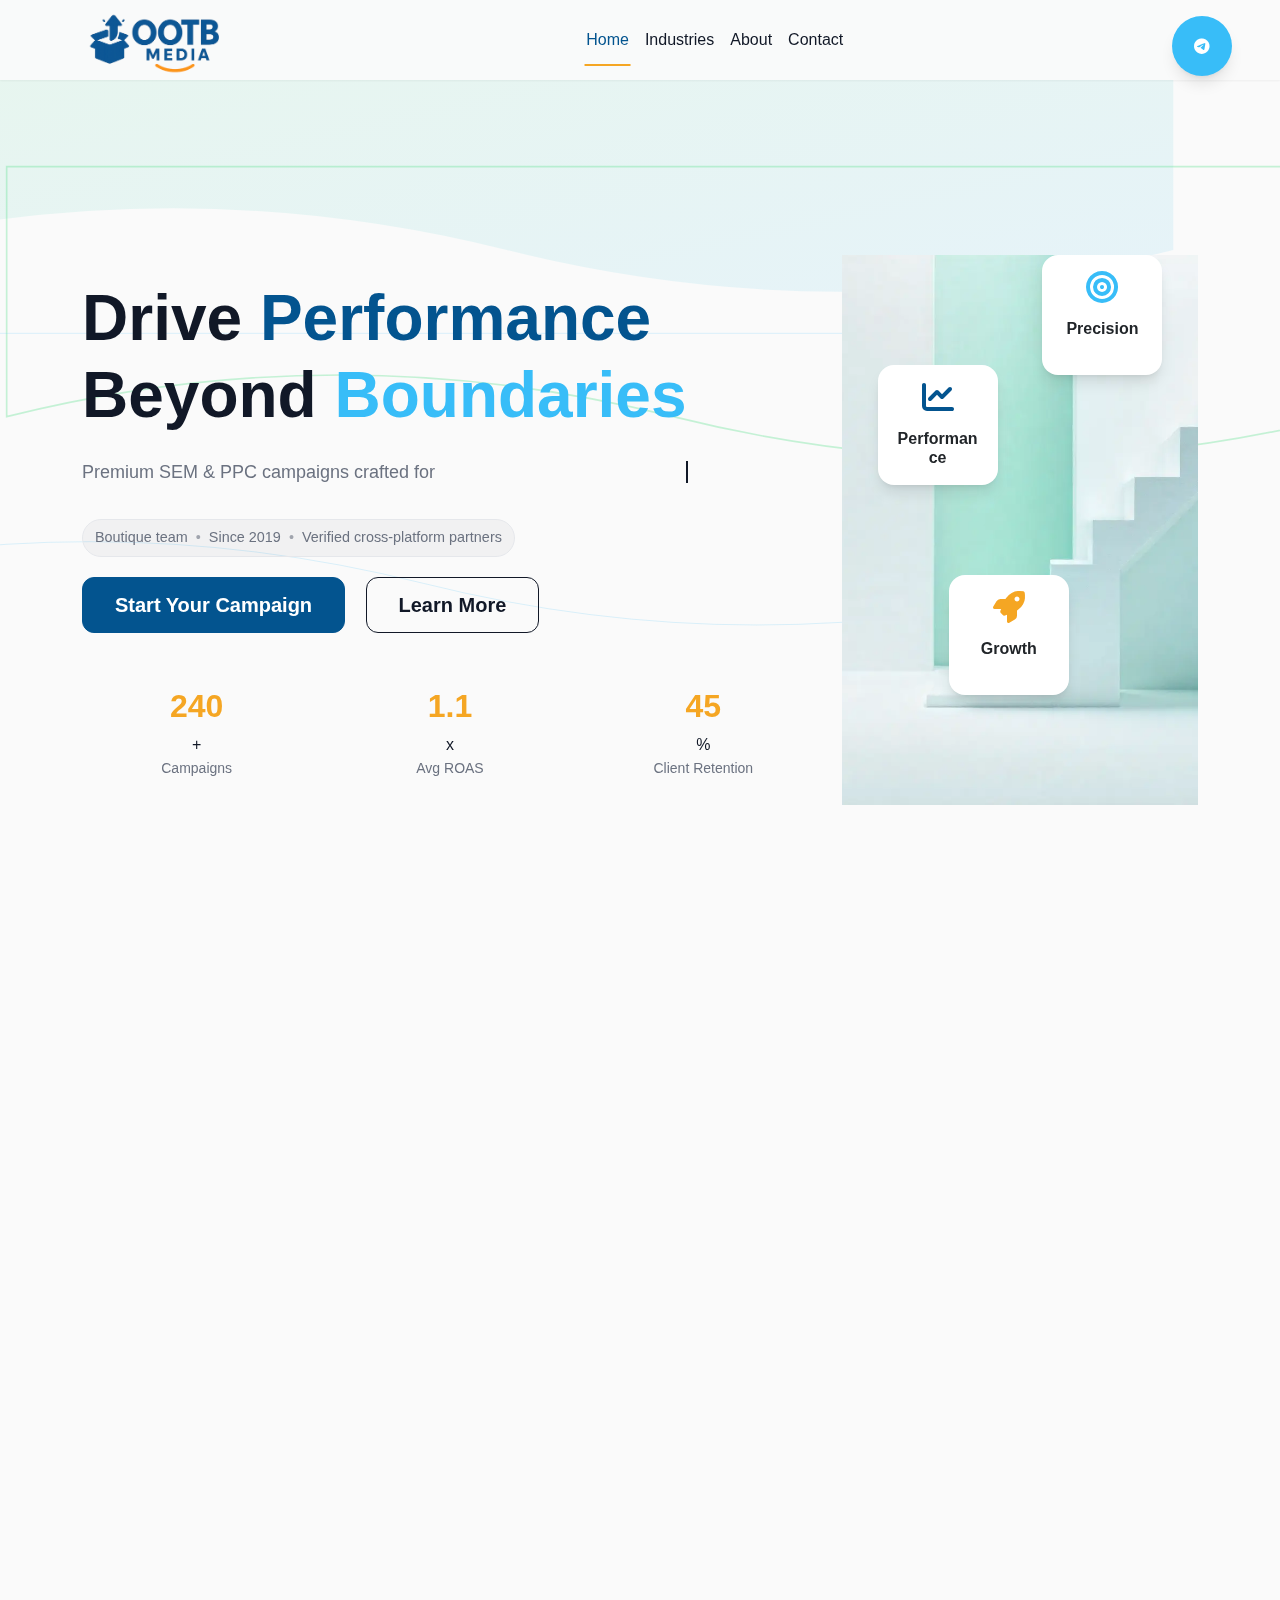
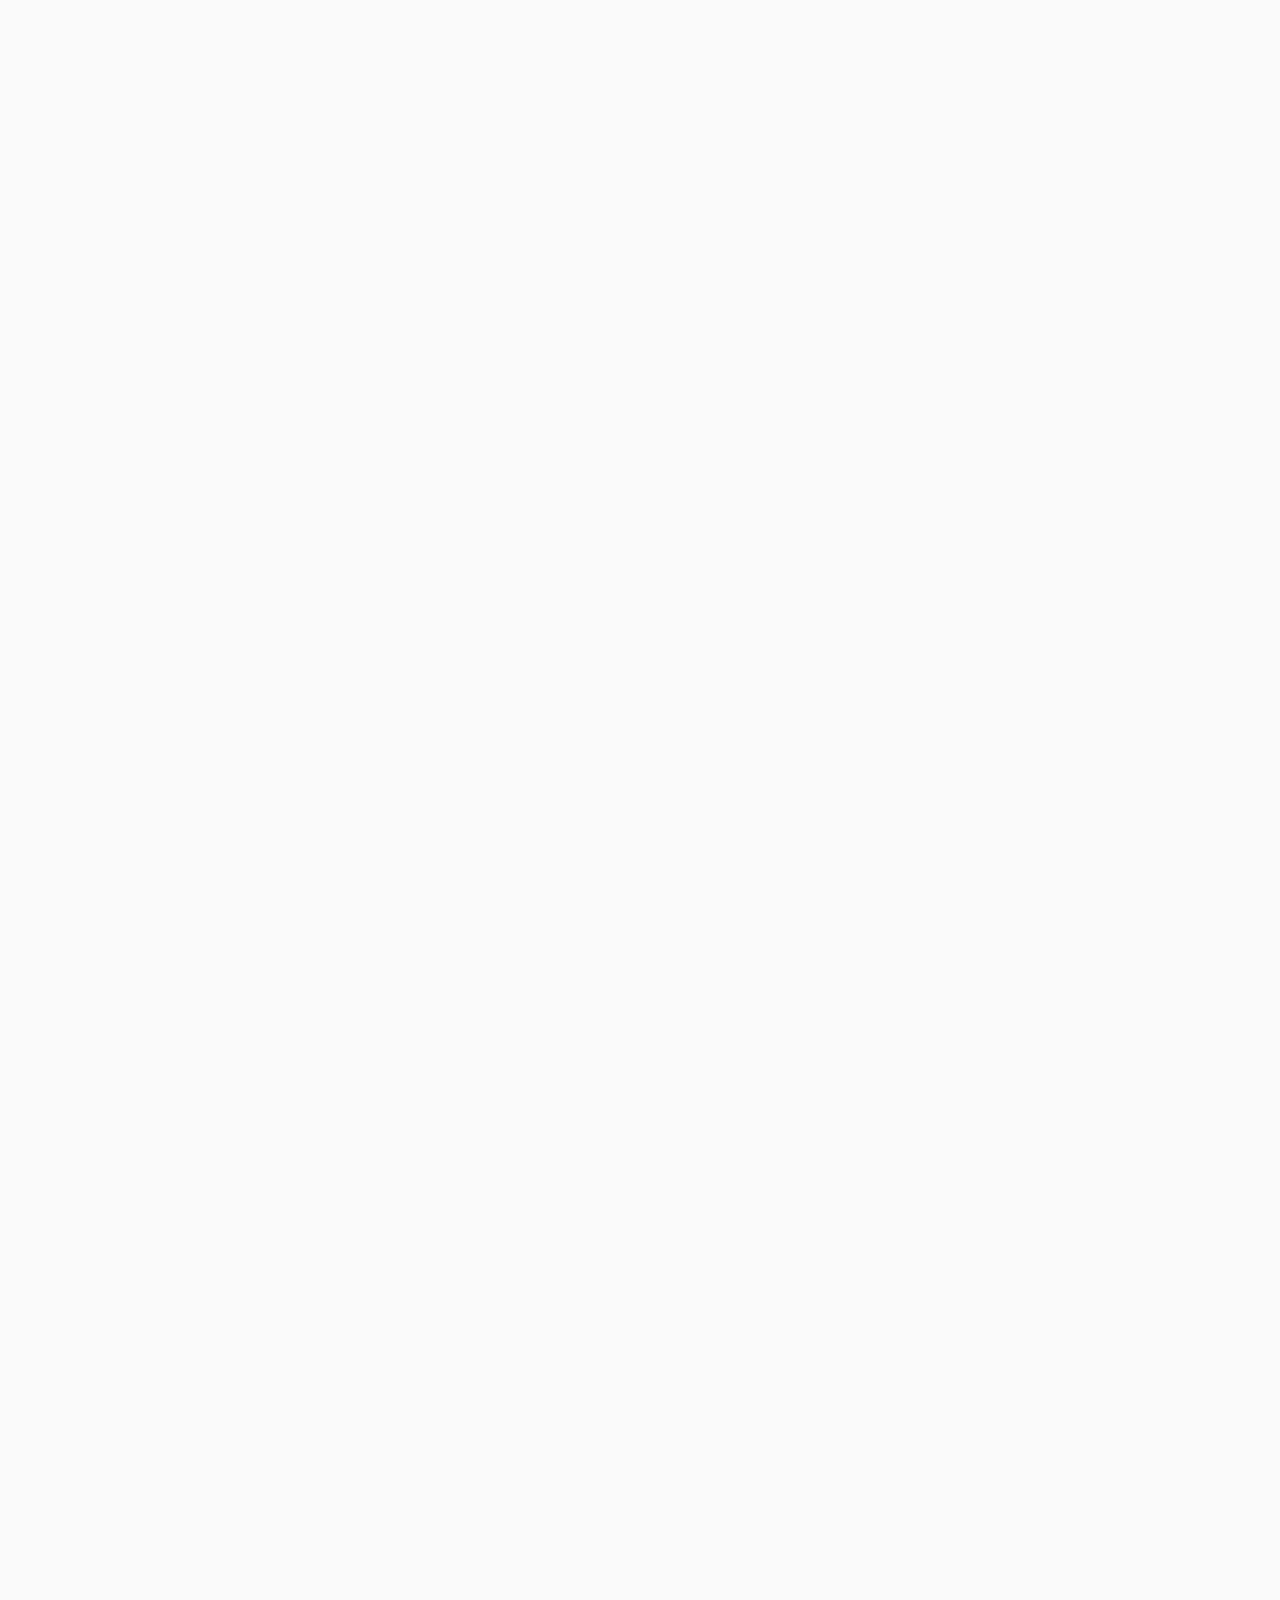
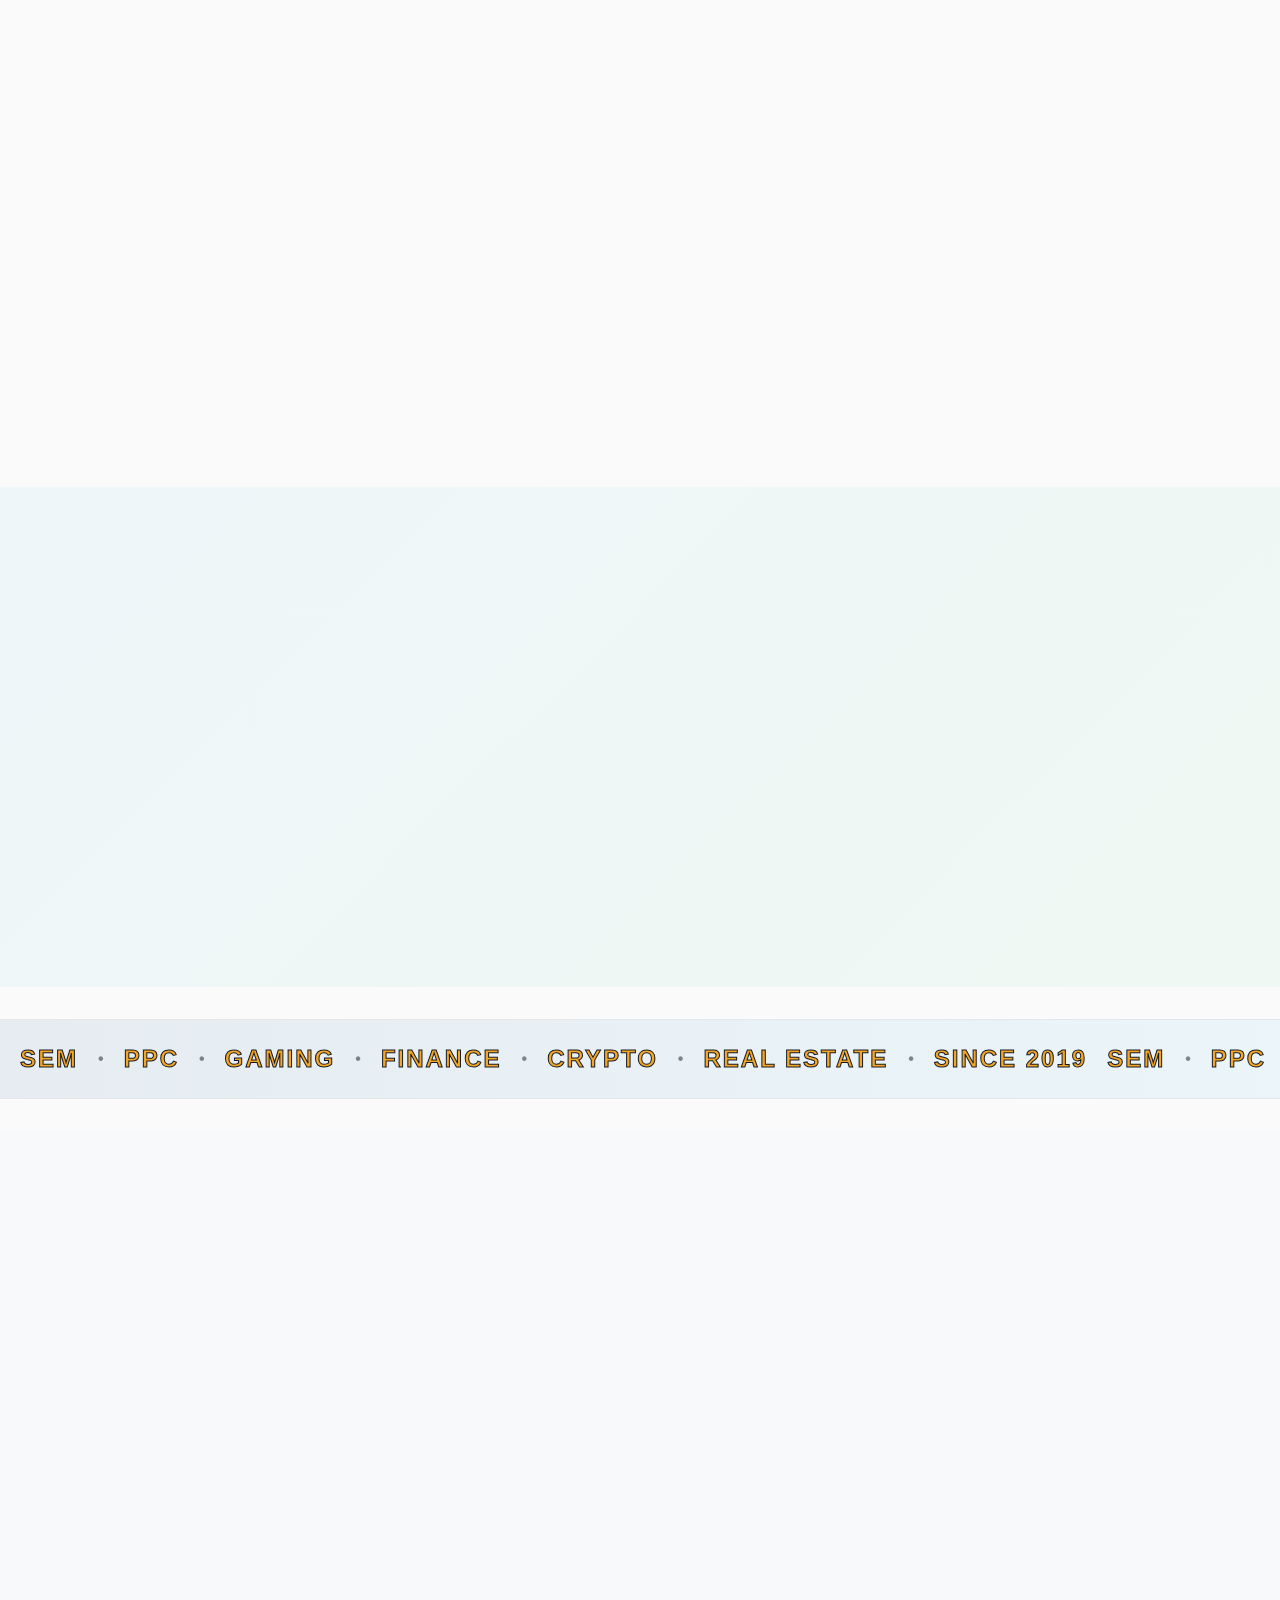
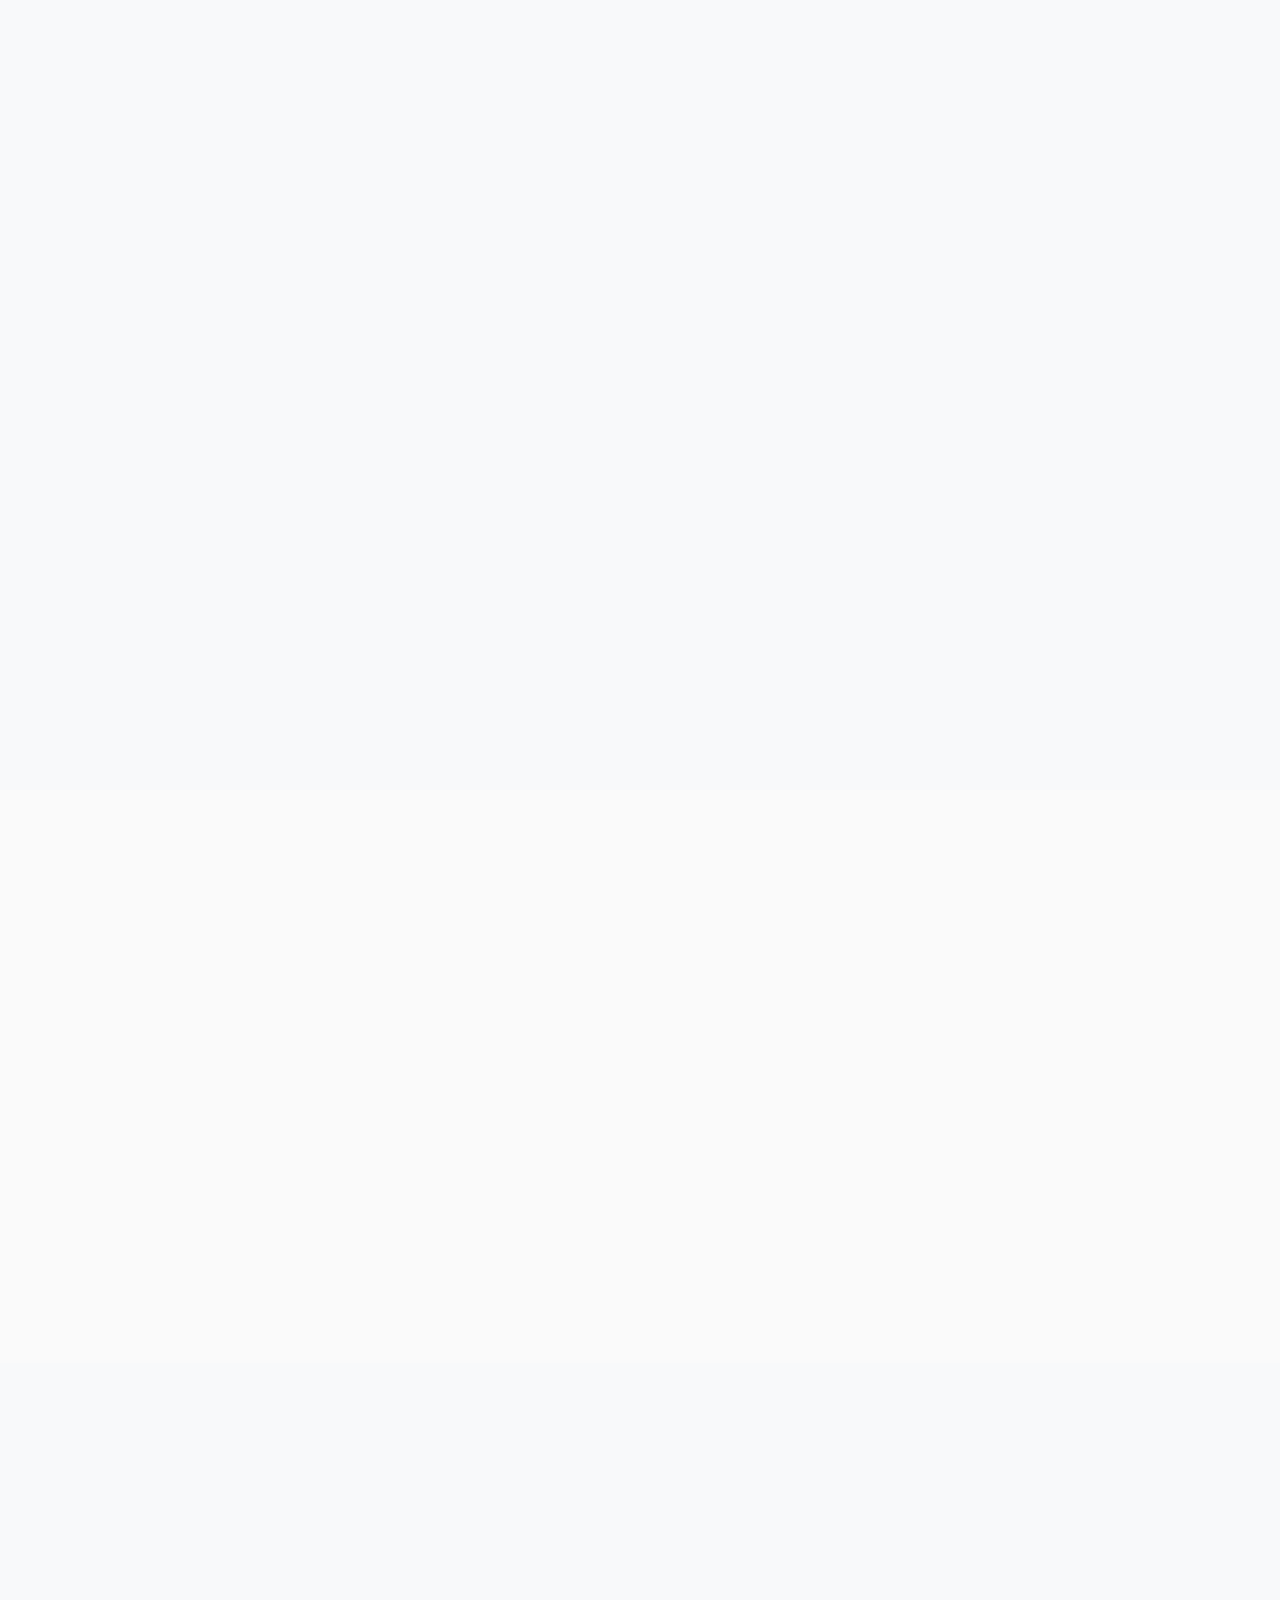
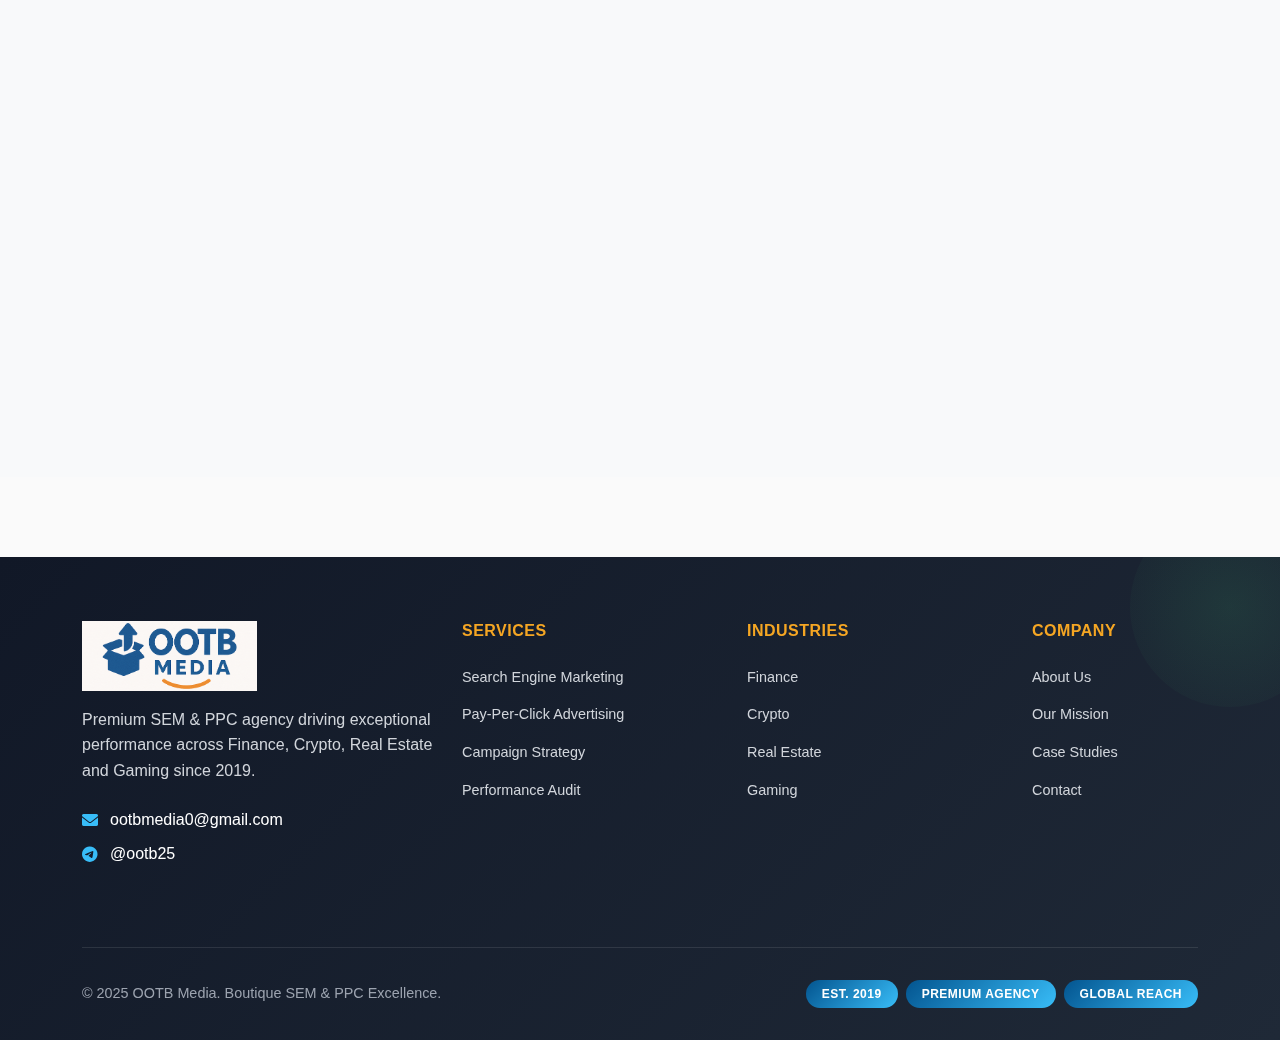
<file: index.html>
<!DOCTYPE html>
<html lang="en">
<head>
    <meta charset="UTF-8">
    <meta name="viewport" content="width=device-width, initial-scale=1.0">
    <title>OOTB Media - Premium SEM & PPC Agency | Gaming, Finance, Crypto, Real Estate</title>
    <meta name="description" content="OOTB Media - Boutique SEM & PPC agency specializing in Gaming, Finance, Crypto, and Real Estate campaigns. Drive results with data-driven digital marketing strategies.">
    
    <link href="https://cdn.jsdelivr.net/npm/bootstrap@5.3.0/dist/css/bootstrap.min.css" rel="stylesheet">
    <link href="https://cdnjs.cloudflare.com/ajax/libs/font-awesome/6.0.0/css/all.min.css" rel="stylesheet">
    <link href="style.css" rel="stylesheet">
    <link rel="icon" href="img/favicon.png" type="image/png">

</head>
<body>
    <div class="svg-background">
        <svg viewBox="0 0 1920 1080" preserveAspectRatio="xMidYMid slice">
            <defs>
                <linearGradient id="grad1" x1="0%" y1="0%" x2="100%" y2="100%">
                    <stop offset="0%" style="stop-color:#4ADE80;stop-opacity:0.1" />
                    <stop offset="100%" style="stop-color:#38BDF8;stop-opacity:0.1" />
                </linearGradient>
            </defs>
            <g class="parallax-lines">
                <path d="M0,300 Q400,200 800,300 T1600,300 L1600,0 L0,0 Z" fill="url(#grad1)"/>
                <path d="M200,500 Q600,400 1000,500 T1800,500 L1800,200 L200,200 Z" fill="none" stroke="#4ADE80" stroke-width="2" opacity="0.3"/>
                <path d="M-100,700 Q300,600 700,700 T1500,700 L1500,400 L-100,400 Z" fill="none" stroke="#38BDF8" stroke-width="1" opacity="0.2"/>
            </g>
        </svg>
    </div>

    <nav class="navbar navbar-expand-lg navbar-light fixed-top" id="mainNav" style="padding-top: 0px; padding-bottom: 0px;">
        <div class="container">
            <a class="navbar-brand fw-bold" href="index.html"><img src="img/logo-rect.png" alt="OOTB Media" height="70"></a>
            <div class="floating-telegram d-lg-none">
                <a href="https://t.me/ootb25" target="_blank" class="telegram-btn" aria-label="Telegram">
                    <i class="fab fa-telegram-plane fa-lg"></i>
                </a>
            </div>
            <button class="navbar-toggler" type="button" data-bs-toggle="collapse" data-bs-target="#navbarNav">
                <span class="navbar-toggler-icon"></span>
            </button>
            <div class="collapse navbar-collapse" id="navbarNav">
                <ul class="navbar-nav ms-auto">
                    <li class="nav-item">
                        <a class="nav-link active" href="index.html">Home</a>
                    </li>
                    <li class="nav-item dropdown">
                        <a class="nav-link" href="#" id="industriesDropdown" role="button" data-bs-toggle="dropdown">
                            Industries
                        </a>
                        <ul class="dropdown-menu">
                           
                            <li><a class="dropdown-item" href="finance.html">Finance</a></li>
                            <li><a class="dropdown-item" href="crypto.html">Crypto</a></li>
                            <li><a class="dropdown-item" href="real-estate.html">Real Estate</a></li>
                            <li><a class="dropdown-item" href="gaming.html">Gaming</a></li>
                        </ul>
                    </li>
                    <li class="nav-item">
                        <a class="nav-link" href="about.html">About</a>
                    </li>
                    <li class="nav-item">
                        <a class="nav-link" href="contact.html">Contact</a>
                    </li>
                    <li class="nav-item d-lg-none mt-2">
                        <a class="btn btn-accent w-100 telegram-menu-btn" href="https://t.me/ootb25" target="_blank">
                            <i class="fab fa-telegram-plane me-2"></i>Telegram
                        </a>
                    </li>
                </ul>
            </div>
        </div>
    </nav>

    <section class="hero-section" id="hero">
        <div class="container">
            <div class="row align-items-center min-vh-100">
                <div class="col-lg-8">
                    <div class="hero-content reveal-up">
                        <h1 class="hero-title">
                            Drive <span class="text-accent">Performance</span><br>
                            Beyond <span class="text-secondary-accent">Boundaries</span>
                        </h1>
                        <p class="hero-subtitle section-subtitle" style="margin-left: 0; margin-right: 0;">Premium SEM & PPC campaigns crafted for Finance, Crypto, Real Estate and Gaming. Data-driven strategies that deliver measurable results.</p>
                        <div class="trust-line">
                            <span class="trust-item">Boutique team</span>
                            <span class="trust-sep">•</span>
                            <span class="trust-item">Since 2019</span>
                            <span class="trust-sep">•</span>
                            <span class="trust-item">Verified cross-platform partners</span>
                        </div>
                        <div class="hero-cta">
                            <a href="contact.html" class="btn btn-accent btn-lg me-3">Start Your Campaign</a>
                            <a href="about.html" class="btn btn-outline-dark btn-lg me-3">Learn More</a>
                        </div>
                        <div class="hero-stats reveal-up mt-5">
                            <div class="row">
                                <div class="col-4">
                                    <div class="stat-item">
                                        <span class="stat-number" data-target="500">0</span>+
                                        <div class="stat-label">Campaigns</div>
                                    </div>
                                </div>
                                <div class="col-4">
                                    <div class="stat-item">
                                        <span class="stat-number" data-target="2.3">0</span>x
                                        <div class="stat-label">Avg ROAS</div>
                                    </div>
                                </div>
                                <div class="col-4">
                                    <div class="stat-item">
                                        <span class="stat-number" data-target="95">0</span>%
                                        <div class="stat-label">Client Retention</div>
                                    </div>
                                </div>
                            </div>
                        </div>
                    </div>
                </div>
                <div class="col-lg-4">
                    <div class="hero-visual reveal-up" style="animation-delay: 0.3s;">
                        <div class="floating-cards">
                            <div class="card floating-card card-1">
                                <div class="card-body text-center">
                                    <i class="fas fa-chart-line fa-2x text-accent mb-3"></i>
                                    <h6>Performance</h6>
                                </div>
                            </div>
                            <div class="card floating-card card-2">
                                <div class="card-body text-center">
                                    <i class="fas fa-bullseye fa-2x text-secondary-accent mb-3"></i>
                                    <h6>Precision</h6>
                                </div>
                            </div>
                            <div class="card floating-card card-3">
                                <div class="card-body text-center">
                                    <i class="fas fa-rocket fa-2x text-warm-accent mb-3"></i>
                                    <h6>Growth</h6>
                                </div>
                            </div>
                            
                        </div>
                       
                    </div>
                </div>
            </div>
        </div>
    </section>

    <section class="py-5" id="services">
        <div class="container">
            <div class="row mb-5">
                <div class="col-lg-8 mx-auto text-center">
                    <div class="reveal-up">
                        <h2 class="section-title">Our <span class="text-accent">Services</span></h2>
                        <p class="section-subtitle">Comprehensive digital marketing solutions tailored to your industry needs.</p>
                    </div>
                </div>
            </div>
            <div class="row">
                <div class="col-lg-6 mb-4">
                    <div class="service-card reveal-left">
                        <div class="service-icon">
                            <i class="fas fa-search text-accent"></i>
                        </div>
                        <h4>Search Engine Marketing</h4>
                        <p>Strategic SEM campaigns that maximize visibility and drive qualified traffic across search engines.</p>
                        <ul class="service-features">
                            <li>Keyword Research & Strategy</li>
                            <li>Campaign Optimization</li>
                            <li>Competitive Analysis</li>
                            <li>Performance Tracking</li>
                        </ul>
                        <div class="service-meta">
                           
                            <p>We build and scale search programs focused on efficiency and incremental lift, using clean account structures and rigorous query management.</p>
                            <ul>
                                <li>Coverage: brand, non-brand, competitor, PMax</li>
                                <li>Signals: audience layering, negatives, placements</li>
                                <li>Outcomes: lower CAC, higher qualified traffic</li>
                            </ul>
                        </div>
                        <div class="platform-badges" aria-label="Platforms">
                            <span class="platform-badge google">Google Ads</span>
                        </div>
                        <img src="img/hero-abstract.webp" alt="Performance analytics illustration" class="service-illustration">
                    </div>
                </div>
                <div class="col-lg-6 mb-4">
                    <div class="service-card reveal-right" style="animation-delay: 0.2s;">
                        <div class="service-icon">
                            <i class="fas fa-mouse-pointer text-secondary-accent"></i>
                        </div>
                        <h4>Pay-Per-Click Advertising</h4>
                        <p>Precision-targeted PPC campaigns designed to deliver maximum ROI and conversion rates.</p>
                        <ul class="service-features">
                            <li>Campaign Creation & Management</li>
                            <li>Audience Targeting</li>
                            <li>A/B Testing</li>
                            <li>Conversion Optimization</li>
                        </ul>
                        <div class="service-meta">
                           
                            <p>Cross-platform paid social and display that pairs creative testing with smart delivery to compound results over time.</p>
                            <ul>
                                <li>Frameworks: creative matrices, iteration cadences</li>
                                <li>Signals: geo, interest, LAL, first-party data</li>
                                <li>Outcomes: scalable spend with stable ROAS</li>
                            </ul>
                        </div>
                        <div class="platform-badges" aria-label="Platforms">
                            <span class="platform-badge meta">Meta</span>
                            <span class="platform-badge tiktok">TikTok</span>
                            <span class="platform-badge snapchat">Snapchat</span>
                            <span class="platform-badge google">Google Ads</span>
                        </div>
                        <img src="img/service-ppc.webp" alt="PPC service illustration" class="service-illustration">
                    </div>
                </div>
            </div>
            <div class="row">
                    <div class="col-lg-6 mb-4">
                        <div class="service-card reveal-left">
                            <div class="service-icon">
                                <i class="fas fa-paint-brush text-accent"></i>
                            </div>
                            <h4>Creative Ads & Asset Production</h4>
                            <p>Platform-native creative for short-form and display.</p>
                            <ul class="service-features">
                                <li>Rapid concept testing and iterative creative improvements.</li>
                                <li>Hook-driven scripts for TikTok & Snapchat.</li>
                                <li>KPI hint: lift in CTR and engagement on test creatives.</li>
                            </ul>
                            <div class="service-meta">
                                
                                <p>We produce thumb-stopping concepts mapped to funnel stages and platform best practices.</p>
                                <ul>
                                    <li>Ad types: UGC, motion, static, carousels</li>
                                    <li>Versioning: headline, hook, CTA, angle rotation</li>
                                    <li>Outcomes: faster learnings, improving CPC/CPA</li>
                                </ul>
                            </div>
                            <div class="platform-badges" aria-label="Platforms">
                                <span class="platform-badge meta">Meta</span>
                                <span class="platform-badge tiktok">TikTok</span>
                                <span class="platform-badge snapchat">Snapchat</span>
                                <span class="platform-badge google">Google Ads</span>
                            </div>
                            <img src="img/service-creative.webp" alt="Performance analytics illustration" class="service-illustration">
                        </div>
                    </div>
                    <div class="col-lg-6 mb-4">
                            <div class="service-card reveal-right">
                                <div class="service-icon">
                                    <i class="fas fa-chart-line text-accent"></i>
                                </div>
                                <h4>Analytics & Measurement</h4>
                                <p>Full-funnel analytics and attribution ready for scaling.</p>
                                <ul class="service-features">
                                    <li>Clean tracking, UTM hygiene, server-side measurement recommendations.</li>
                                    <li>Custom dashboards for business KPIs.</li>
                                </ul>
                                <div class="service-meta">
                                  
                                    <p>Measurement foundations to ensure reliable signal and decision-making across channels.</p>
                                    <ul>
                                        <li>Stack: GA4, UTMs, postbacks, consent modes</li>
                                        <li>Attribution: model selection, MMM-friendly exports</li>
                                        <li>Outcomes: clear causality, faster iteration cycles</li>
                                    </ul>
                                </div>
                                <div class="platform-badges" aria-label="Platforms">
                                    <span class="platform-badge google">Google Ads</span>
                                    <span class="platform-badge meta">Meta</span>
                                    <span class="platform-badge tiktok">TikTok</span>
                                    <span class="platform-badge snapchat">Snapchat</span>
                                </div>
                                <img src="img/analytics-dashboard.webp" alt="Performance analytics illustration" class="service-illustration">
                    </div>
                </div>
            </div>
        </div>
    </section>

    <section class="py-5" id="why">
        <div class="container">
            <div class="row">
                <div class="col-lg-10 mx-auto text-center">
                    <div class="reveal-up">
                        <h2 class="section-title">Why <span class="text-accent">Choose</span> Us</h2>
                        <p class="lead text-muted">At OOTB Media, we blend boutique focus with enterprise-level impact. Since 2019, our senior specialists have designed performance programs that scale efficiently without sacrificing precision. We go beyond campaign set-up, aligning creative, messaging, and targeting with clear commercial objectives, then optimizing daily against the metrics that matter: ROAS, CAC, LTV, and velocity. Our cross-platform partnerships give you priority access to betas, first-party insights, and rapid troubleshooting across Google, Meta, TikTok, and leading ad networks. You’ll work directly with the strategists running your accounts—no layers, no handoffs, no surprises. From rigorous experimentation frameworks to transparent reporting, every decision is testable, traceable, and tied to lift. Whether you’re launching in new markets or squeezing more efficiency from mature channels, we bring the same obsession with results: sharp hypotheses, fast iteration, and measurable, compounding growth.</p>
                    </div>
                </div>
            </div>
        </div>
    </section>

    <section class="process-section py-5" id="process">
        <div class="container">
            <div class="row mb-4">
                <div class="col-lg-8 mx-auto text-center">
                    <div class="reveal-up">
                        <h2 class="section-title">Process <span class="text-accent">How We Work</span></h2>
                        <p class="section-subtitle">Four focused steps to predictable performance</p>
                    </div>
                </div>
            </div>
            <div class="process-steps">
                <div class="process-card reveal-up">
                    <div class="process-step">01</div>
                    <div class="process-icon">
                        <i class="fas fa-lightbulb"></i>
                    </div>
                    <h6 class="process-title">Discovery & Strategy</h6>
                    <p class="process-text">We audit your funnel, audiences, messaging, and data to define sharp hypotheses and a roadmap aligned to ROAS, CAC, and LTV goals.</p>
                </div>
                <div class="process-card reveal-up">
                    <div class="process-step">02</div>
                    <div class="process-icon">
                        <i class="fas fa-diagram-project"></i>
                    </div>
                    <h6 class="process-title">Campaign Architecture</h6>
                    <p class="process-text">We design cross-platform structures, testing frameworks, and creative matrices for efficient scale and reliable signal quality.</p>
                </div>
                <div class="process-card reveal-up">
                    <div class="process-step">03</div>
                    <div class="process-icon">
                        <i class="fas fa-rocket"></i>
                    </div>
                    <h6 class="process-title">Launch & Iterate</h6>
                    <p class="process-text">Rapid sprints validate hypotheses fast—bids, budgets, audiences, and creative variables optimized against primary KPIs.</p>
                </div>
                <div class="process-card reveal-up">
                    <div class="process-step">04</div>
                    <div class="process-icon">
                        <i class="fas fa-chart-line"></i>
                    </div>
                    <h6 class="process-title">Optimize & Scale</h6>
                    <p class="process-text">We compound gains with automated rules, feed improvements, and creative refresh cycles to push volume at target efficiency.</p>
                </div>
            </div>
        </div>
    </section>

    <section class="marquee-section" aria-label="Running text banner">
        <div class="marquee">
            <div class="marquee-track">
                <span class="marquee-item">SEM</span>
                <span class="marquee-sep">•</span>
                <span class="marquee-item">PPC</span>
                <span class="marquee-sep">•</span>
                <span class="marquee-item">Gaming</span>
                <span class="marquee-sep">•</span>
                <span class="marquee-item">Finance</span>
                <span class="marquee-sep">•</span>
                <span class="marquee-item">Crypto</span>
                <span class="marquee-sep">•</span>
                <span class="marquee-item">Real Estate</span>
                <span class="marquee-sep">•</span>
                <span class="marquee-item">Since 2019</span>
            </div>
            <div class="marquee-track" aria-hidden="true">
                <span class="marquee-item">SEM</span>
                <span class="marquee-sep">•</span>
                <span class="marquee-item">PPC</span>
                <span class="marquee-sep">•</span>
                <span class="marquee-item">Gaming</span>
                <span class="marquee-sep">•</span>
                <span class="marquee-item">Finance</span>
                <span class="marquee-sep">•</span>
                <span class="marquee-item">Crypto</span>
                <span class="marquee-sep">•</span>
                <span class="marquee-item">Real Estate</span>
                <span class="marquee-sep">•</span>
                <span class="marquee-item">Since 2019</span>
            </div>
        </div>
    </section>

    <section class="py-5 bg-light" id="industries">
        <div class="container">
            <div class="row mb-5">
                <div class="col-lg-8 mx-auto text-center">
                    <div class="reveal-up">
                        <h2 class="section-title">Industries We <span class="text-accent">Excel</span> In</h2>
                        <p class="section-subtitle">Specialized expertise across high-growth verticals & premium services.</p>
                    </div>
                </div>
            </div>
            <div class="industries-carousel">
              
                <div class="industry-card reveal-up" data-industry="finance" style="animation-delay: 0.1s;">
                    <div class="card h-100 industry-card-inner">
                        <div class="card-body text-center">
                            <div class="industry-icon mb-4">
                                <i class="fas fa-chart-bar"></i>
                            </div>
                            <h5 class="card-title">Finance</h5>
                            <p class="card-text">Fintech, trading platforms, financial services and banking</p>
                            <p class="section-subtitle" style="font-size: 0.875rem;">We target high-intent audiences while optimizing for compliance and lead quality across platforms.</p>
                            <img src="img/industry-finance.webp" alt="Finance industry" class="industry-illustration">
                            <div class="industry-stats">
                                <span class="badge bg-secondary-accent">$50M+ Ad Spend Managed</span>
                            </div>
                        </div>
                    </div>
                </div>
                <div class="industry-card reveal-up" data-industry="crypto" style="animation-delay: 0.2s;">
                    <div class="card h-100 industry-card-inner">
                        <div class="card-body text-center">
                            <div class="industry-icon mb-4">
                                <i class="fab fa-bitcoin"></i>
                            </div>
                            <h5 class="card-title">Crypto</h5>
                            <p class="card-text">Blockchain, DeFi, NFT platforms and crypto exchanges</p>
                            <p class="section-subtitle" style="font-size: 0.875rem;">Campaigns built for fast-moving product launches and regulated ad channels — creative-first + privacy-aware measurement.</p>
                            <img src="img/industry-crypto.webp" alt="Crypto industry" class="industry-illustration">
                            <div class="industry-stats">
                                <span class="badge bg-warm-accent">200+ Crypto Projects</span>
                            </div>
                        </div>
                    </div>
                </div>
                <div class="industry-card reveal-up" data-industry="realestate" style="animation-delay: 0.3s;">
                    <div class="card h-100 industry-card-inner">
                        <div class="card-body text-center">
                            <div class="industry-icon mb-4">
                                <i class="fas fa-building"></i>
                            </div>
                            <h5 class="card-title">Real Estate</h5>
                            <p class="card-text">Property development, real estate platforms and PropTech</p>
                            <p class="section-subtitle" style="font-size: 0.875rem;">Geo-targeted SEM and hyper-local creatives to connect buyers with listings and developers.</p>
                            <img src="img/industry-realestate.webp" alt="Real Estate industry" class="industry-illustration">
                            <div class="industry-stats">
                                <span class="badge bg-success">$2B+ Properties Marketed</span>
                            </div>
                        </div>
                    </div>
                </div>
                <div class="industry-card reveal-up" data-industry="gaming">
                    <div class="card h-100 industry-card-inner">
                        <div class="card-body text-center">
                            <div class="industry-icon mb-4">
                                <i class="fas fa-gamepad"></i>
                            </div>
                            <h5 class="card-title">Gaming</h5>
                            <p class="card-text">Mobile games, esports, gaming platforms and entertainment</p>
                            <p class="section-subtitle" style="font-size: 0.875rem;">We grow player acquisition with intent-based search, UA creatives and geo-scaled bidding strategies.</p>
                            <img src="img/industry-gaming.webp" alt="Gaming industry" class="industry-illustration">
                            <div class="industry-stats">
                                <span class="badge bg-accent">500M+ Players Reached</span>
                            </div>
                        </div>
                    </div>
                </div>
            </div>
        </div>
    </section>

    <section class="py-5" id="cases">
        <div class="container">
            <div class="row mb-5">
                <div class="col-lg-8 mx-auto text-center">
                    <div class="reveal-up">
                        <h2 class="section-title">Success <span class="text-accent">Stories</span></h2>
                        <p class="section-subtitle">Real results from our premium campaigns</p>
                    </div>
                </div>
            </div>
            <div class="row">
                <div class="col-lg-4 mb-4">
                    <div class="case-card reveal-up">
                        <div class="case-header">
                            <span class="case-industry">Gaming</span>
                            <h5>Mobile RPG Launch</h5>
                        </div>
                        <div class="case-results">
                            <div class="result-item">
                                <span class="result-number">340%</span>
                                <span class="result-label">ROAS Increase</span>
                            </div>
                            <div class="result-item">
                                <span class="result-number">2.4M</span>
                                <span class="result-label">New Players</span>
                            </div>
                        </div>
                        <p class="case-description">Strategic SEM campaign targeting competitive gaming keywords across 15+ countries.</p>
                    </div>
                </div>
                <div class="col-lg-4 mb-4">
                    <div class="case-card reveal-up" style="animation-delay: 0.1s;">
                        <div class="case-header">
                            <span class="case-industry">Finance</span>
                            <h5>Trading Platform Scale</h5>
                        </div>
                        <div class="case-results">
                            <div class="result-item">
                                <span class="result-number">450%</span>
                                <span class="result-label">Lead Quality</span>
                            </div>
                            <div class="result-item">
                                <span class="result-number">$12M</span>
                                <span class="result-label">Revenue Generated</span>
                            </div>
                        </div>
                        <p class="case-description">Precision PPC targeting high-intent financial keywords with advanced audience segmentation.</p>
                    </div>
                </div>
                <div class="col-lg-4 mb-4">
                    <div class="case-card reveal-up" style="animation-delay: 0.2s;">
                        <div class="case-header">
                            <span class="case-industry">Real Estate</span>
                            <h5>Luxury Property Campaign</h5>
                        </div>
                        <div class="case-results">
                            <div class="result-item">
                                <span class="result-number">89%</span>
                                <span class="result-label">Cost Reduction</span>
                            </div>
                            <div class="result-item">
                                <span class="result-number">156</span>
                                <span class="result-label">Qualified Leads</span>
                            </div>
                        </div>
                        <p class="case-description">Geographic SEM targeting for premium property listings with demographic precision.</p>
                    </div>
                </div>
            </div>
        </div>
    </section>

    <section class="py-5 bg-light" id="campaign-builder">
        <div class="container">
            <div class="row">
                <div class="col-lg-8 mx-auto text-center mb-5">
                    <div class="reveal-up">
                        <h2 class="section-title">Campaign <span class="text-accent">Builder</span></h2>
                        <p class="section-subtitle">See how your campaign performance could look</p>
                    </div>
                </div>
            </div>
            <div class="row">
                <div class="col-lg-6">
                    <div class="campaign-selector reveal-up">
                        <h5 class="mb-4">Select Your Goals:</h5>
                        <div class="goal-buttons">
                            <button class="btn btn-outline-dark goal-btn active" data-goal="awareness">Brand Awareness</button>
                            <button class="btn btn-outline-dark goal-btn" data-goal="conversion">Conversions</button>
                            <button class="btn btn-outline-dark goal-btn" data-goal="traffic">Traffic</button>
                            <button class="btn btn-outline-dark goal-btn" data-goal="leads">Lead Generation</button>
                        </div>
                        <div class="industry-selector mt-4">
                            <h6>Industry:</h6>
                            <select class="form-select" id="industry-select">
                                <option value="gaming">Gaming</option>
                                <option value="finance">Finance</option>
                                <option value="crypto">Crypto</option>
                                <option value="realestate">Real Estate</option>
                            </select>
                        </div>
                    </div>
                </div>
                <div class="col-lg-6">
                    <div class="kpi-preview reveal-up" style="animation-delay: 0.2s;">
                        <h5 class="mb-4">Projected KPIs:</h5>
                        <div class="kpi-dashboard">
                            <div class="kpi-item">
                                <div class="kpi-label">Expected ROAS</div>
                                <div class="kpi-value" id="kpi-roas">2.4x</div>
                                <div class="kpi-trend">
                                    <i class="fas fa-arrow-up text-success"></i> +24%
                                </div>
                            </div>
                            <div class="kpi-item">
                                <div class="kpi-label">CTR Improvement</div>
                                <div class="kpi-value" id="kpi-ctr">3.2%</div>
                                <div class="kpi-trend">
                                    <i class="fas fa-arrow-up text-success"></i> +18%
                                </div>
                            </div>
                            <div class="kpi-item">
                                <div class="kpi-label">Cost per Acquisition</div>
                                <div class="kpi-value" id="kpi-cpa">$24</div>
                                <div class="kpi-trend">
                                    <i class="fas fa-arrow-down text-success"></i> -31%
                                </div>
                            </div>
                            <div class="kpi-item">
                                <div class="kpi-label">Conversion Rate</div>
                                <div class="kpi-value" id="kpi-conversion">4.7%</div>
                                <div class="kpi-trend">
                                    <i class="fas fa-arrow-up text-success"></i> +42%
                                </div>
                            </div>
                        </div>
                        <div class="mt-4">
                            <a href="contact.html" class="btn btn-accent">Get Started</a>
                        </div>
                    </div>
                </div>
            </div>
        </div>
    </section>
 
    
        <footer class="footer" id="footer">
            <div class="container">
                <div class="row">
                    <div class="col-lg-4 mb-4">
                        <div class="footer-brand">
                            <img src="img/logo-footer.png" alt="OOTB Media" class="mb-3" height="70">
                            <p class="footer-description">Premium SEM & PPC agency driving exceptional performance across Finance, Crypto, Real Estate and Gaming since 2019.</p>
                            <div class="footer-contact">
                                <p><i class="fas fa-envelope me-2"></i><a href="mailto:ootbmedia0@gmail.com">ootbmedia0@gmail.com</a></p>
                                <p><i class="fab fa-telegram-plane me-2"></i><a href="https://t.me/ootb25" target="_blank">@ootb25</a></p>
                            </div>
                        </div>
                    </div>
                    <div class="col-lg-3 col-md-3 col-6 mb-4">
                        <h6 class="footer-title">Services</h6>
                        <ul class="footer-links">
                            <li><a href="index.html#services">Search Engine Marketing</a></li>
                            <li><a href="index.html#services">Pay-Per-Click Advertising</a></li>
                            <li><a href="contact.html">Campaign Strategy</a></li>
                            <li><a href="contact.html">Performance Audit</a></li>
                        </ul>
                    </div>
                    <div class="col-lg-3 col-md-3 col-6 mb-4">
                        <h6 class="footer-title">Industries</h6>
                        <ul class="footer-links">
                          
                            <li><a href="finance.html">Finance</a></li>
                            <li><a href="crypto.html">Crypto</a></li>
                            <li><a href="real-estate.html">Real Estate</a></li>
                            <li><a href="gaming.html">Gaming</a></li>
                        </ul>
                    </div>
                    <div class="col-lg-2 col-md-3 col-6 mb-4">
                        <h6 class="footer-title">Company</h6>
                        <ul class="footer-links">
                            <li><a href="about.html">About Us</a></li>
                            <li><a href="about.html#mission">Our Mission</a></li>
                            <li><a href="index.html#cases">Case Studies</a></li>
                            <li><a href="contact.html">Contact</a></li>
                        </ul>
                    </div>
                </div>
                <div class="footer-bottom">
                    <div class="row align-items-center">
                        <div class="col-md-6">
                            <p class="footer-copyright">&copy; 2025 OOTB Media. Boutique SEM & PPC Excellence.</p>
                        </div>
                        <div class="col-md-6 text-md-end">
                            <div class="footer-badges">
                                <span class="badge footer-badge">Est. 2019</span>
                                <span class="badge footer-badge">Premium Agency</span>
                                <span class="badge footer-badge">Global Reach</span>
                            </div>
                        </div>
                    </div>
                </div>
            </div>
        </footer>
    
    <div class="floating-telegram">
        <a href="https://t.me/ootb25" target="_blank" class="telegram-btn">
            <i class="fab fa-telegram-plane"></i>
        </a>
    </div>

    <script src="https://cdn.jsdelivr.net/npm/bootstrap@5.3.0/dist/js/bootstrap.bundle.min.js"></script>
    <script src="main.js"></script>
</body>
</html>
</file>
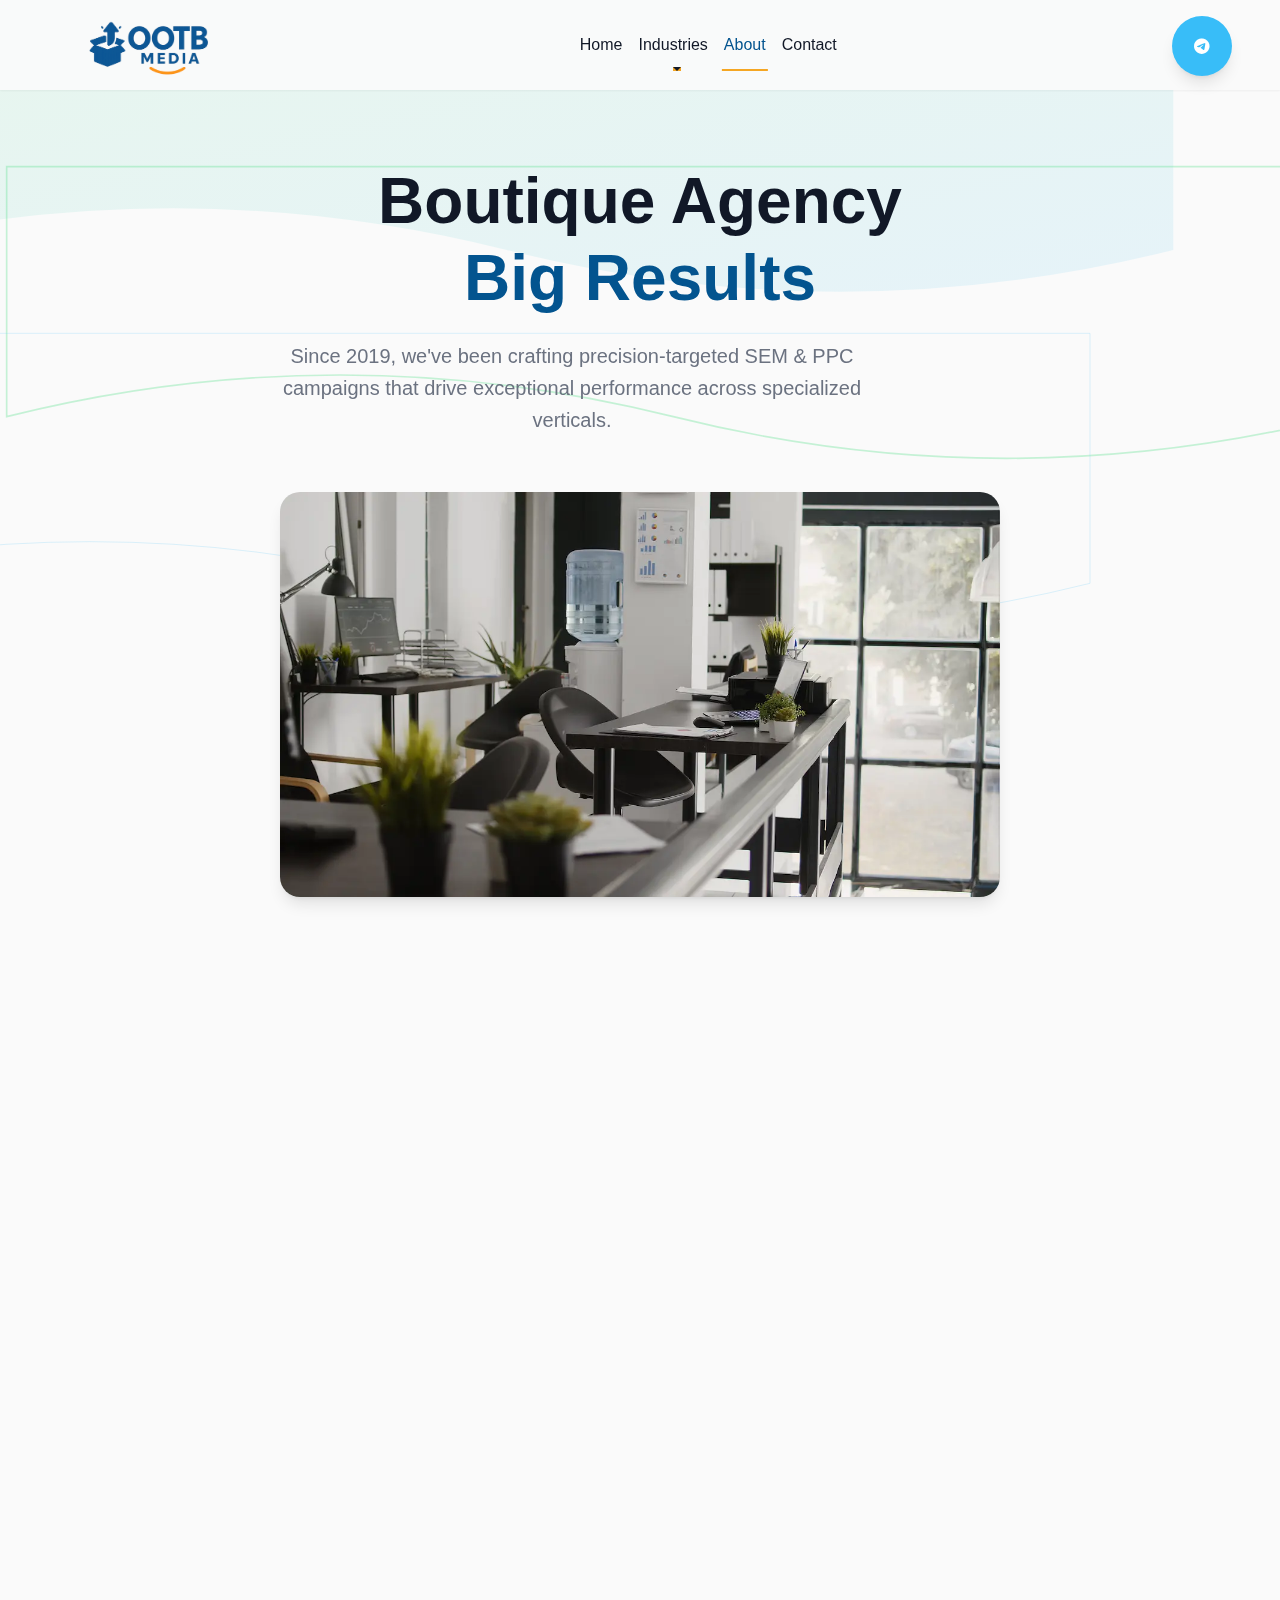
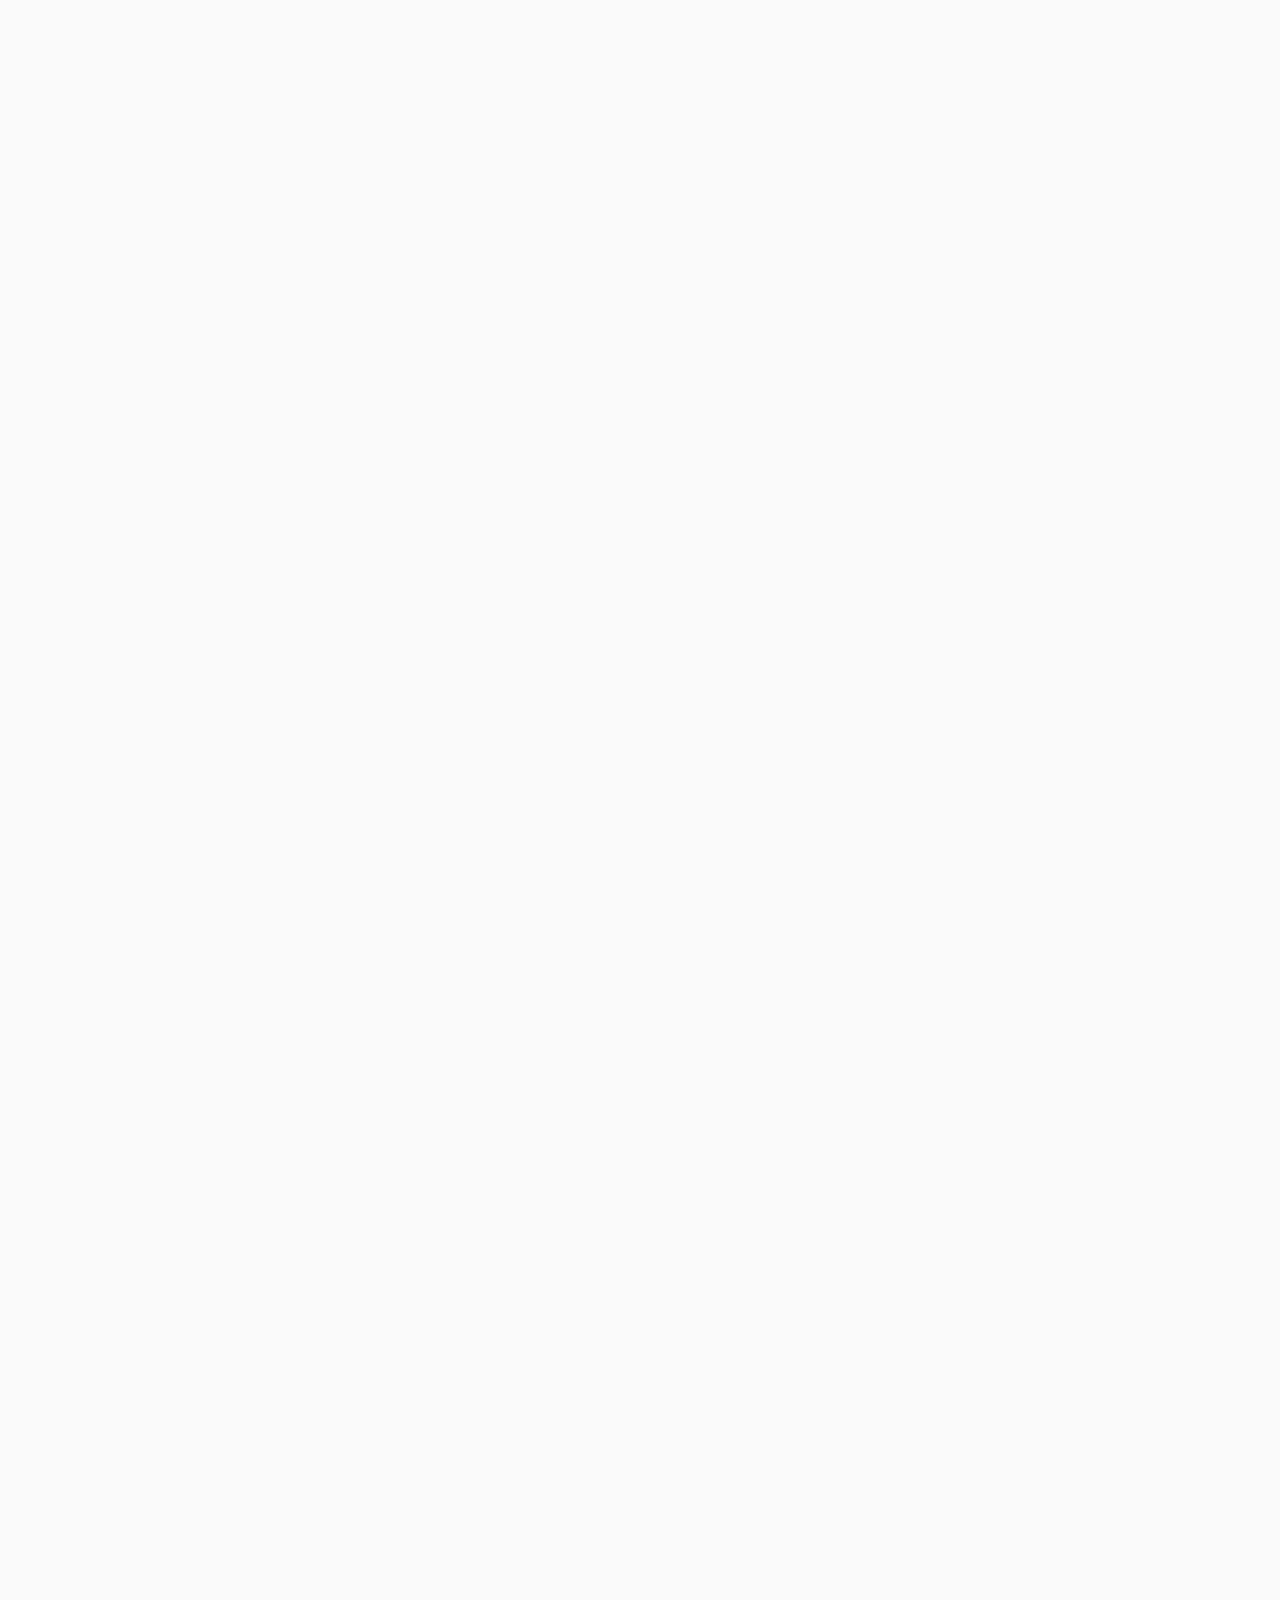
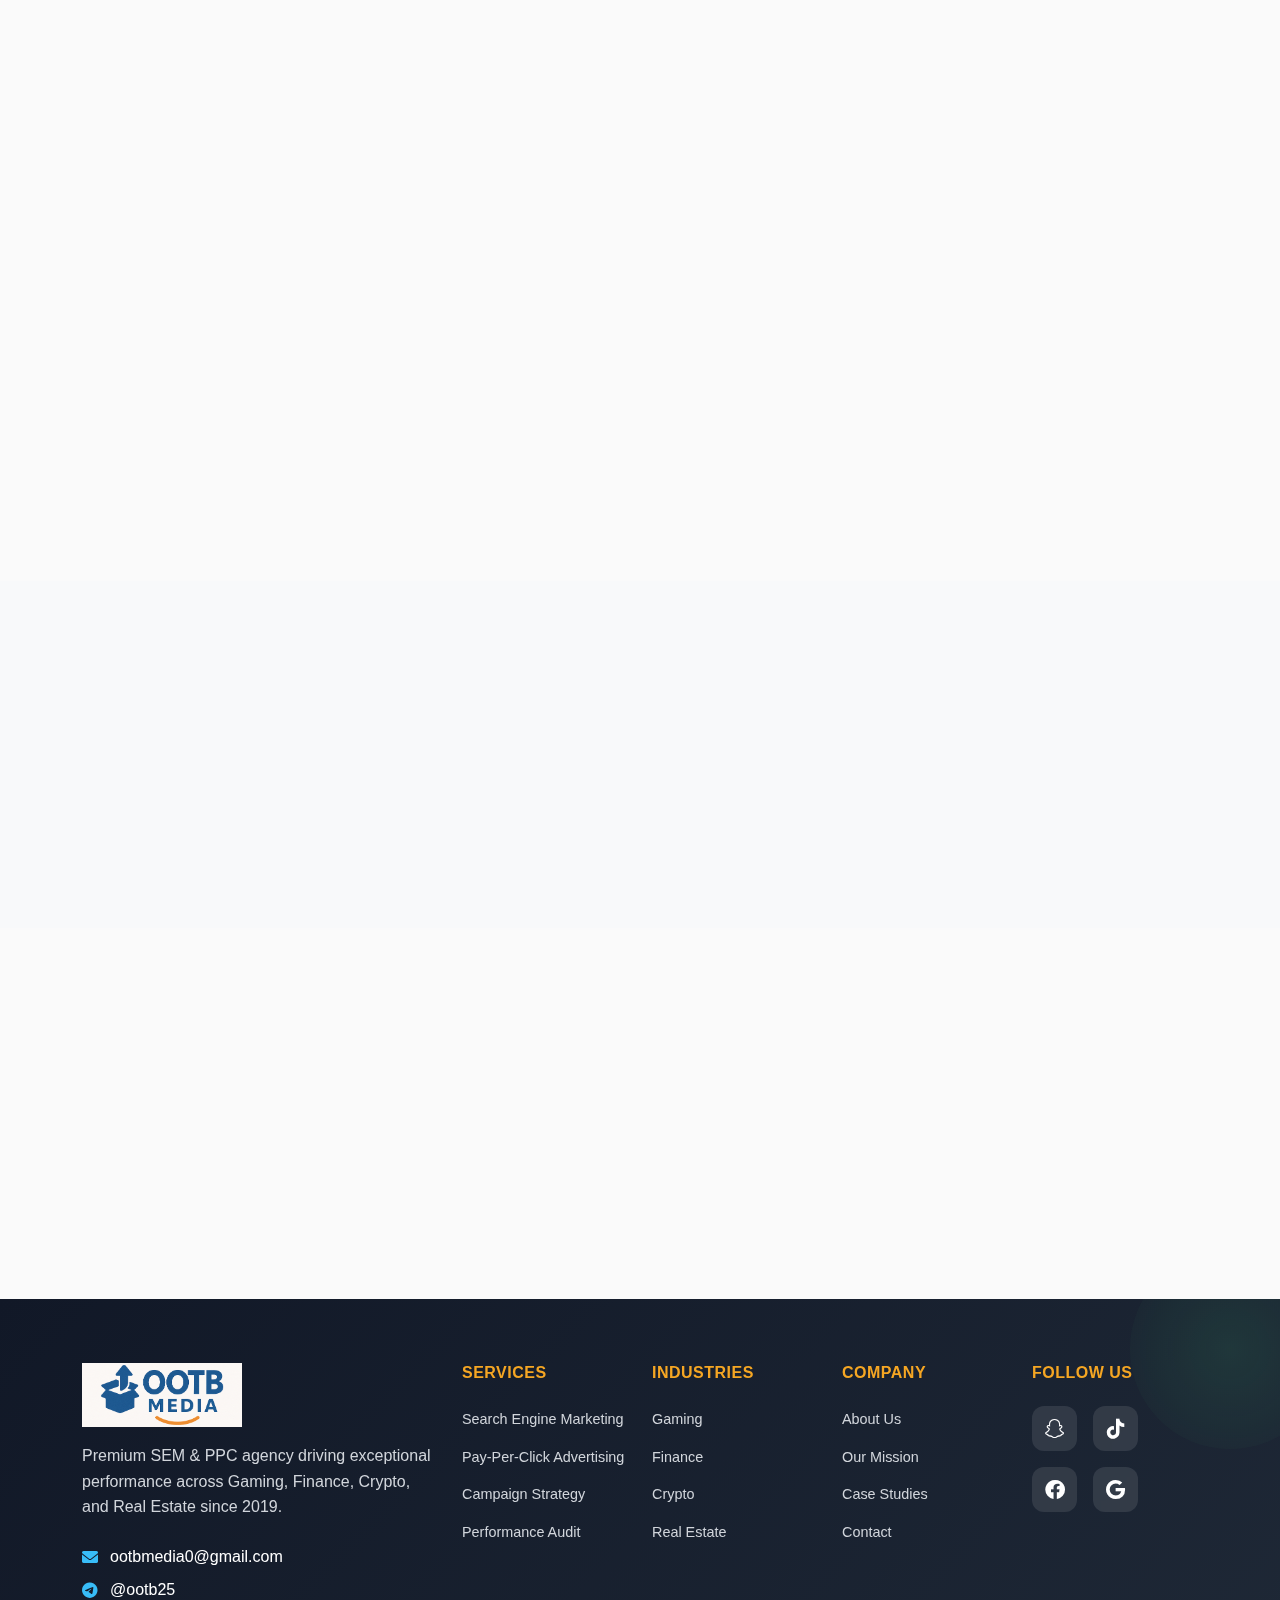
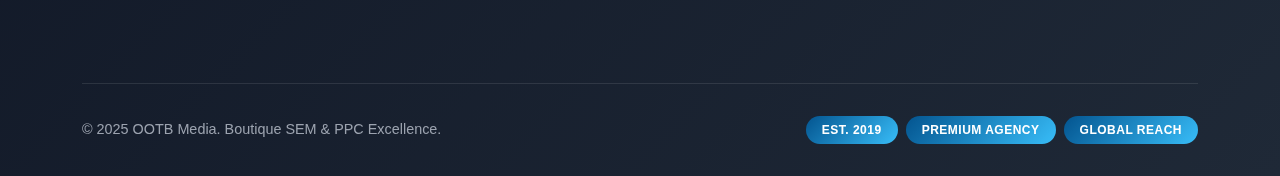
<file: about.html>
<!DOCTYPE html>
<html lang="en">
<head>
    <meta charset="UTF-8">
    <meta name="viewport" content="width=device-width, initial-scale=1.0">
    <title>About OOTB Media - Boutique SEM & PPC Agency Since 2019</title>
    <meta name="description" content="Learn about OOTB Media - boutique SEM & PPC agency founded in 2019. Specializing in Gaming, Finance, Crypto, and Real Estate digital marketing campaigns.">
    
    <!-- Open Graph Tags -->
    <meta property="og:title" content="About OOTB Media - Boutique SEM & PPC Agency">
    <meta property="og:description" content="Boutique SEM & PPC agency founded in 2019, specializing in Gaming, Finance, Crypto, and Real Estate campaigns.">
    <meta property="og:type" content="website">
    <meta property="og:url" content="https://ootbmedia.com/about">
    <meta property="og:image" content="/assets/img/og-image.jpg">
    
    <!-- Bootstrap 5 CSS -->
    <link href="https://cdn.jsdelivr.net/npm/bootstrap@5.3.0/dist/css/bootstrap.min.css" rel="stylesheet">
    <link href="https://cdnjs.cloudflare.com/ajax/libs/font-awesome/6.0.0/css/all.min.css" rel="stylesheet">
    <link href="style.css" rel="stylesheet">
    <link rel="icon" href="img/favicon.png" type="image/png">
</head>
<body>
    <!-- SVG Background -->
    <div class="svg-background">
        <svg viewBox="0 0 1920 1080" preserveAspectRatio="xMidYMid slice">
            <defs>
                <linearGradient id="grad1" x1="0%" y1="0%" x2="100%" y2="100%">
                    <stop offset="0%" style="stop-color:#4ADE80;stop-opacity:0.1" />
                    <stop offset="100%" style="stop-color:#38BDF8;stop-opacity:0.1" />
                </linearGradient>
            </defs>
            <g class="parallax-lines">
                <path d="M0,300 Q400,200 800,300 T1600,300 L1600,0 L0,0 Z" fill="url(#grad1)"/>
                <path d="M200,500 Q600,400 1000,500 T1800,500 L1800,200 L200,200 Z" fill="none" stroke="#4ADE80" stroke-width="2" opacity="0.3"/>
                <path d="M-100,700 Q300,600 700,700 T1500,700 L1500,400 L-100,400 Z" fill="none" stroke="#38BDF8" stroke-width="1" opacity="0.2"/>
            </g>
        </svg>
    </div>

    <!-- Navigation -->
    <nav class="navbar navbar-expand-lg navbar-light fixed-top" id="mainNav">
        <div class="container">
            <a class="navbar-brand fw-bold" href="index.html"><img src="img/logo-rect.png" alt="OOTB Media" height="64"></a>
            <button class="navbar-toggler" type="button" data-bs-toggle="collapse" data-bs-target="#navbarNav">
                <span class="navbar-toggler-icon"></span>
            </button>
            <div class="collapse navbar-collapse" id="navbarNav">
                <ul class="navbar-nav ms-auto">
                    <li class="nav-item">
                        <a class="nav-link" href="index.html">Home</a>
                    </li>
                    <li class="nav-item dropdown">
                        <a class="nav-link dropdown-toggle" href="#" id="industriesDropdown" role="button" data-bs-toggle="dropdown">
                            Industries
                        </a>
                        <ul class="dropdown-menu">
                            <li><a class="dropdown-item" href="gaming.html">Gaming</a></li>
                            <li><a class="dropdown-item" href="finance.html">Finance</a></li>
                            <li><a class="dropdown-item" href="crypto.html">Crypto</a></li>
                            <li><a class="dropdown-item" href="real-estate.html">Real Estate</a></li>
                        </ul>
                    </li>
                    <li class="nav-item">
                        <a class="nav-link active" href="about.html">About</a>
                    </li>
                    <li class="nav-item">
                        <a class="nav-link" href="contact.html">Contact</a>
                    </li>
                    <li class="nav-item d-lg-none mt-2">
                        <a class="btn btn-accent w-100 telegram-menu-btn" href="https://t.me/ootb25" target="_blank">
                            <i class="fab fa-telegram-plane me-2"></i>Telegram
                        </a>
                    </li>
                </ul>
            </div>
        </div>
    </nav>

    <!-- Hero Section -->
    <section class="hero-section-alt" id="hero">
        <div class="container">
            <div class="row align-items-center min-vh-100">
                <div class="col-lg-8 mx-auto text-center">
                    <div class="hero-content reveal-up">
                        <h1 class="hero-title">
                            Boutique Agency<br>
                            <span class="text-accent">Big Results</span>
                        </h1>
                        <p class="hero-subtitle">Since 2019, we've been crafting precision-targeted SEM & PPC campaigns that drive exceptional performance across specialized verticals.</p>
                        <img src="img/about-hero.webp" alt="About OOTB Media" class="about-hero-image mt-4">
                    </div>
                </div>
            </div>
        </div>
    </section>

    <!-- Company Intro -->
    <section class="py-5" id="intro">
        <div class="container">
            <div class="row">
                <div class="col-lg-8 mx-auto">
                    <div class="reveal-up">
                        <div class="company-intro">
                            <h2 class="section-title text-center mb-5">Our <span class="text-accent">Story</span></h2>
                            <div class="intro-content">
                                <p class="lead">Founded in 2019, OOTB Media emerged from a simple belief: that specialized expertise delivers extraordinary results. While others chase quantity, we perfect quality.</p>
                                
                                <p>Our boutique approach means every campaign receives the attention it deserves. We don't just manage ad spend – we architect growth strategies that transform businesses.</p>
                                
                                <div class="founding-highlight">
                                    <div class="row align-items-center">
                                        <div class="col-md-4">
                                            <div class="founding-year">
                                                <span class="year-number">2019</span>
                                                <span class="year-label">Founded</span>
                                            </div>
                                        </div>
                                        <div class="col-md-8">
                                            <p class="mb-0">Born from the vision to provide premium digital marketing services that prioritize performance over promises.</p>
                                        </div>
                                    </div>
                                </div>
                                <img src="img/company-timeline.webp" alt="Company timeline" class="about-inline-image mt-3">
                            </div>
                        </div>
                    </div>
                </div>
            </div>
        </div>
    </section>

    <!-- Mission & Approach -->
    <section class="py-5 bg-light" id="mission">
        <div class="container">
            <div class="row">
                <div class="col-lg-6 mb-5">
                    <div class="reveal-up">
                        <h3 class="mb-4">Our <span class="text-accent">Mission</span></h3>
                        <p>To deliver measurable, sustainable growth for ambitious businesses through data-driven SEM and PPC strategies. We believe in transparency, precision, and results that speak louder than words.</p>
                        <div class="mission-values mt-4">
                            <div class="value-item">
                                <i class="fas fa-bullseye text-accent"></i>
                                <span>Performance-First Approach</span>
                            </div>
                            <div class="value-item">
                                <i class="fas fa-chart-line text-secondary-accent"></i>
                                <span>Data-Driven Decisions</span>
                            </div>
                            <div class="value-item">
                                <i class="fas fa-handshake text-warm-accent"></i>
                                <span>Partnership Mindset</span>
                            </div>
                            <img src="img/mission-vision.webp" alt="Mission and Vision" class="about-inline-image mt-3">
                        </div>
                    </div>
                </div>
                <div class="col-lg-6">
                    <div class="reveal-up" style="animation-delay: 0.2s;">
                        <h3 class="mb-4">Our <span class="text-secondary-accent">Approach</span></h3>
                        <div class="approach-steps">
                            <div class="step-item">
                                <div class="step-number">01</div>
                                <div class="step-content">
                                    <h6>Deep Industry Analysis</h6>
                                    <p>We immerse ourselves in your vertical, understanding nuances that generic agencies miss.</p>
                                </div>
                            </div>
                            <div class="step-item">
                                <div class="step-number">02</div>
                                <div class="step-content">
                                    <h6>Strategic Campaign Architecture</h6>
                                    <p>Every campaign is built from the ground up with your specific goals and audience in mind.</p>
                                </div>
                            </div>
                            <div class="step-item">
                                <div class="step-number">03</div>
                                <div class="step-content">
                                    <h6>Continuous Optimization</h6>
                                    <p>Real-time monitoring and adjustment ensure peak performance throughout your campaign lifecycle.</p>
                                </div>
                            </div>
                            <img src="img/approach-steps.webp" alt="Approach steps" class="about-inline-image mt-3">
                        </div>
                    </div>
                </div>
            </div>
        </div>
    </section>

    <!-- Industries Expertise -->
    <section class="py-5" id="industries-detail">
        <div class="container">
            <div class="row mb-5">
                <div class="col-lg-8 mx-auto text-center">
                    <div class="reveal-up">
                        <h2 class="section-title">Industry <span class="text-accent">Expertise</span></h2>
                        <p class="section-subtitle">Specialized knowledge across high-growth verticals</p>
                    </div>
                </div>
            </div>
            <div class="row">
                <div class="col-lg-6 mb-4">
                    <div class="industry-detail-card reveal-up">
                        <div class="industry-header">
                            <div class="industry-icon-large">
                                <i class="fas fa-gamepad"></i>
                            </div>
                            <div>
                                <h4>Gaming</h4>
                                <p class="text-muted mb-0">Mobile & Console Gaming Platforms</p>
                            </div>
                        </div>
                        <div class="industry-expertise">
                            <p>From indie mobile games to AAA console releases, we understand the gaming ecosystem's unique challenges and opportunities.</p>
                            <ul class="expertise-list">
                                <li>User Acquisition Campaigns</li>
                                <li>In-App Purchase Optimization</li>
                                <li>Retention & LTV Focus</li>
                                <li>Cross-Platform Strategies</li>
                            </ul>
                        </div>
                    </div>
                </div>
                <div class="col-lg-6 mb-4">
                    <div class="industry-detail-card reveal-up" style="animation-delay: 0.1s;">
                        <div class="industry-header">
                            <div class="industry-icon-large">
                                <i class="fas fa-chart-bar"></i>
                            </div>
                            <div>
                                <h4>Finance</h4>
                                <p class="text-muted mb-0">FinTech & Financial Services</p>
                            </div>
                        </div>
                        <div class="industry-expertise">
                            <p>Navigate complex compliance requirements while driving growth for financial platforms and services.</p>
                            <ul class="expertise-list">
                                <li>Regulatory Compliant Campaigns</li>
                                <li>High-Value Lead Generation</li>
                                <li>Trust & Authority Building</li>
                                <li>Risk Management Focus</li>
                            </ul>
                        </div>
                    </div>
                </div>
                <div class="col-lg-6 mb-4">
                    <div class="industry-detail-card reveal-up" style="animation-delay: 0.2s;">
                        <div class="industry-header">
                            <div class="industry-icon-large">
                                <i class="fab fa-bitcoin"></i>
                            </div>
                            <div>
                                <h4>Crypto</h4>
                                <p class="text-muted mb-0">Blockchain & Digital Assets</p>
                            </div>
                        </div>
                        <div class="industry-expertise">
                            <p>Expert navigation of the evolving crypto landscape with compliant, results-driven marketing strategies.</p>
                            <ul class="expertise-list">
                                <li>DeFi Protocol Marketing</li>
                                <li>NFT Platform Promotion</li>
                                <li>Exchange User Acquisition</li>
                                <li>Community Building Focus</li>
                            </ul>
                        </div>
                    </div>
                </div>
                <div class="col-lg-6 mb-4">
                    <div class="industry-detail-card reveal-up" style="animation-delay: 0.3s;">
                        <div class="industry-header">
                            <div class="industry-icon-large">
                                <i class="fas fa-building"></i>
                            </div>
                            <div>
                                <h4>Real Estate</h4>
                                <p class="text-muted mb-0">Property & PropTech Solutions</p>
                            </div>
                        </div>
                        <div class="industry-expertise">
                            <p>Drive qualified leads and sales for property developers, agents, and PropTech platforms.</p>
                            <ul class="expertise-list">
                                <li>Local Market Targeting</li>
                                <li>High-Intent Lead Capture</li>
                                <li>Virtual Tour Promotion</li>
                                <li>Investment Property Focus</li>
                            </ul>
                        </div>
                    </div>
                </div>
            </div>
        </div>
    </section>

    <!-- Social Media Presence -->
    <section class="py-5 bg-light" id="social">
        <div class="container">
            <div class="row">
                <div class="col-lg-8 mx-auto text-center">
                    <div class="reveal-up">
                        <h2 class="section-title">Connect With <span class="text-accent">Us</span></h2>
                        <p class="section-subtitle mb-5">Follow our journey and stay updated with the latest digital marketing insights</p>
                        
                        <div class="social-links">
                            <a href="https://snapchat.com/add/ootbmedia" target="_blank" class="social-link snapchat" aria-label="Follow us on Snapchat">
                                <i class="fab fa-snapchat-ghost"></i>
                                <span>Snapchat</span>
                            </a>
                            <a href="https://tiktok.com/@ootbmedia" target="_blank" class="social-link tiktok" aria-label="Follow us on TikTok">
                                <i class="fab fa-tiktok"></i>
                                <span>TikTok</span>
                            </a>
                            <a href="https://facebook.com/ootbmedia" target="_blank" class="social-link meta" aria-label="Follow us on Meta/Facebook">
                                <i class="fab fa-facebook"></i>
                                <span>Meta</span>
                            </a>
                            <a href="https://business.google.com/ootbmedia" target="_blank" class="social-link google" aria-label="Find us on Google">
                                <i class="fab fa-google"></i>
                                <span>Google</span>
                            </a>
                        </div>
                    </div>
                </div>
            </div>
        </div>
    </section>

    <!-- CTA Section -->
    <section class="py-5" id="cta">
        <div class="container">
            <div class="row">
                <div class="col-lg-8 mx-auto text-center">
                    <div class="reveal-up">
                        <h2 class="section-title">Ready to <span class="text-accent">Elevate</span> Your Campaigns?</h2>
                        <p class="section-subtitle mb-4">Let's discuss how our expertise can drive your next breakthrough.</p>
                        <div class="cta-buttons">
                            <a href="contact.html" class="btn btn-accent btn-lg me-3">Start Your Project</a>
                            <a href="https://t.me/ootb25" target="_blank" class="btn btn-outline-dark btn-lg">
                                <i class="fab fa-telegram-plane me-2"></i>Quick Chat
                            </a>
                        </div>
                    </div>
                </div>
            </div>
        </div>
    </section>
    <!-- Footer -->
    <footer class="footer" id="footer">
        <div class="container">
            <div class="row">
                <div class="col-lg-4 mb-4">
                    <div class="footer-brand">
                        <img src="img/logo-footer.png" alt="OOTB Media" class="mb-3" height="64">
                        <p class="footer-description">Premium SEM & PPC agency driving exceptional performance across Gaming, Finance, Crypto, and Real Estate since 2019.</p>
                        <div class="footer-contact">
                            <p><i class="fas fa-envelope me-2"></i><a href="mailto:ootbmedia0@gmail.com">ootbmedia0@gmail.com</a></p>
                            <p><i class="fab fa-telegram-plane me-2"></i><a href="https://t.me/ootb25" target="_blank">@ootb25</a></p>
                        </div>
                    </div>
                </div>
                <div class="col-lg-2 col-md-3 col-6 mb-4">
                    <h6 class="footer-title">Services</h6>
                    <ul class="footer-links">
                        <li><a href="index.html#services">Search Engine Marketing</a></li>
                        <li><a href="index.html#services">Pay-Per-Click Advertising</a></li>
                        <li><a href="contact.html">Campaign Strategy</a></li>
                        <li><a href="contact.html">Performance Audit</a></li>
                    </ul>
                </div>
                <div class="col-lg-2 col-md-3 col-6 mb-4">
                    <h6 class="footer-title">Industries</h6>
                    <ul class="footer-links">
                        <li><a href="index.html#industries">Gaming</a></li>
                        <li><a href="index.html#industries">Finance</a></li>
                        <li><a href="index.html#industries">Crypto</a></li>
                        <li><a href="index.html#industries">Real Estate</a></li>
                    </ul>
                </div>
                <div class="col-lg-2 col-md-3 col-6 mb-4">
                    <h6 class="footer-title">Company</h6>
                    <ul class="footer-links">
                        <li><a href="about.html">About Us</a></li>
                        <li><a href="about.html#mission">Our Mission</a></li>
                        <li><a href="index.html#cases">Case Studies</a></li>
                        <li><a href="contact.html">Contact</a></li>
                    </ul>
                </div>
                <div class="col-lg-2 col-md-3 col-6 mb-4">
                    <h6 class="footer-title">Follow Us</h6>
                    <div class="footer-social">
                        <a href="https://snapchat.com/add/ootbmedia" target="_blank" class="social-icon snapchat" aria-label="Snapchat">
                            <i class="fab fa-snapchat-ghost"></i>
                        </a>
                        <a href="https://tiktok.com/@ootbmedia" target="_blank" class="social-icon tiktok" aria-label="TikTok">
                            <i class="fab fa-tiktok"></i>
                        </a>
                        <a href="https://facebook.com/ootbmedia" target="_blank" class="social-icon meta" aria-label="Meta/Facebook">
                            <i class="fab fa-facebook"></i>
                        </a>
                        <a href="https://business.google.com/ootbmedia" target="_blank" class="social-icon google" aria-label="Google">
                            <i class="fab fa-google"></i>
                        </a>
                    </div>
                </div>
            </div>
            <div class="footer-bottom">
                <div class="row align-items-center">
                    <div class="col-md-6">
                        <p class="footer-copyright">&copy; 2025 OOTB Media. Boutique SEM & PPC Excellence.</p>
                    </div>
                    <div class="col-md-6 text-md-end">
                        <div class="footer-badges">
                            <span class="badge footer-badge">Est. 2019</span>
                            <span class="badge footer-badge">Premium Agency</span>
                            <span class="badge footer-badge">Global Reach</span>
                        </div>
                    </div>
                </div>
            </div>
        </div>
    </footer>


    <!-- Floating Telegram Button -->
    <div class="floating-telegram">
        <a href="https://t.me/ootb25" target="_blank" class="telegram-btn">
            <i class="fab fa-telegram-plane"></i>
        </a>
    </div>

    <!-- Bootstrap 5 JS -->
    <script src="https://cdn.jsdelivr.net/npm/bootstrap@5.3.0/dist/js/bootstrap.bundle.min.js"></script>
    <script src="main.js"></script>
</body>
</html>
</file>
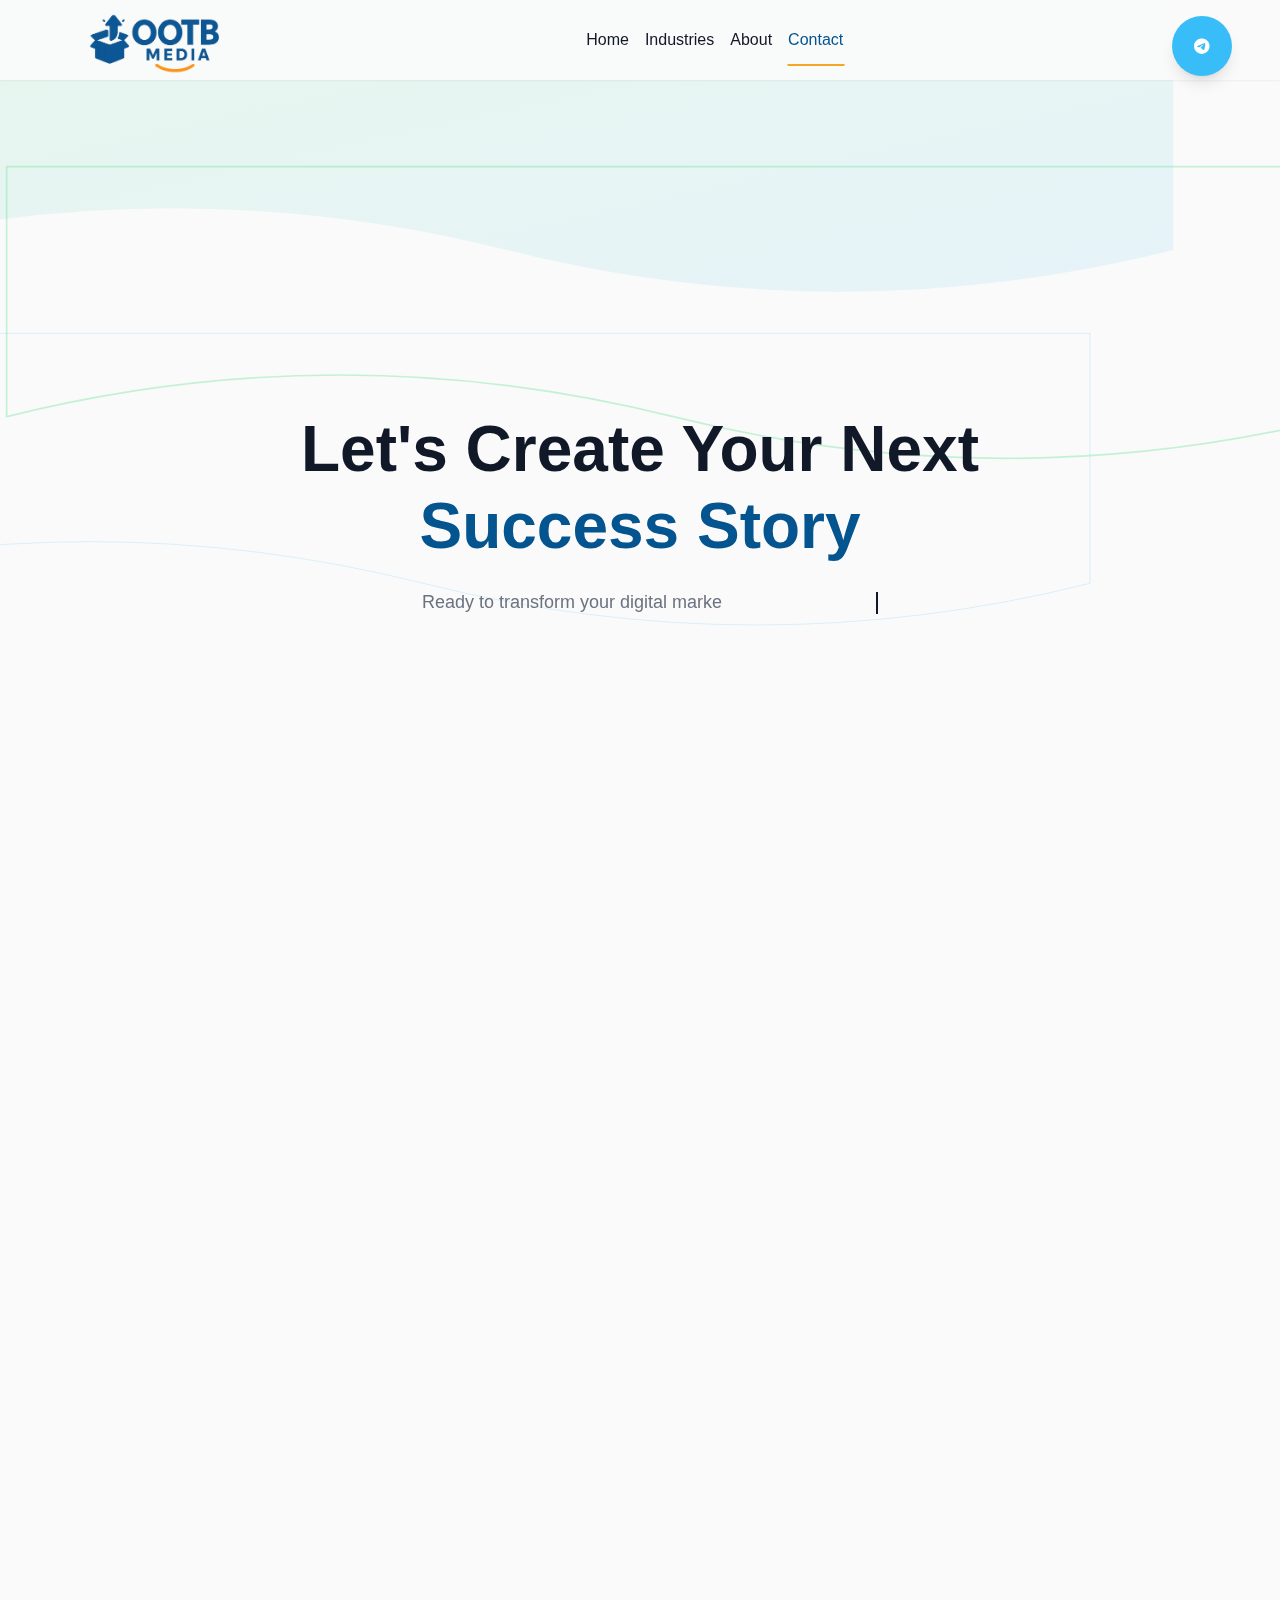
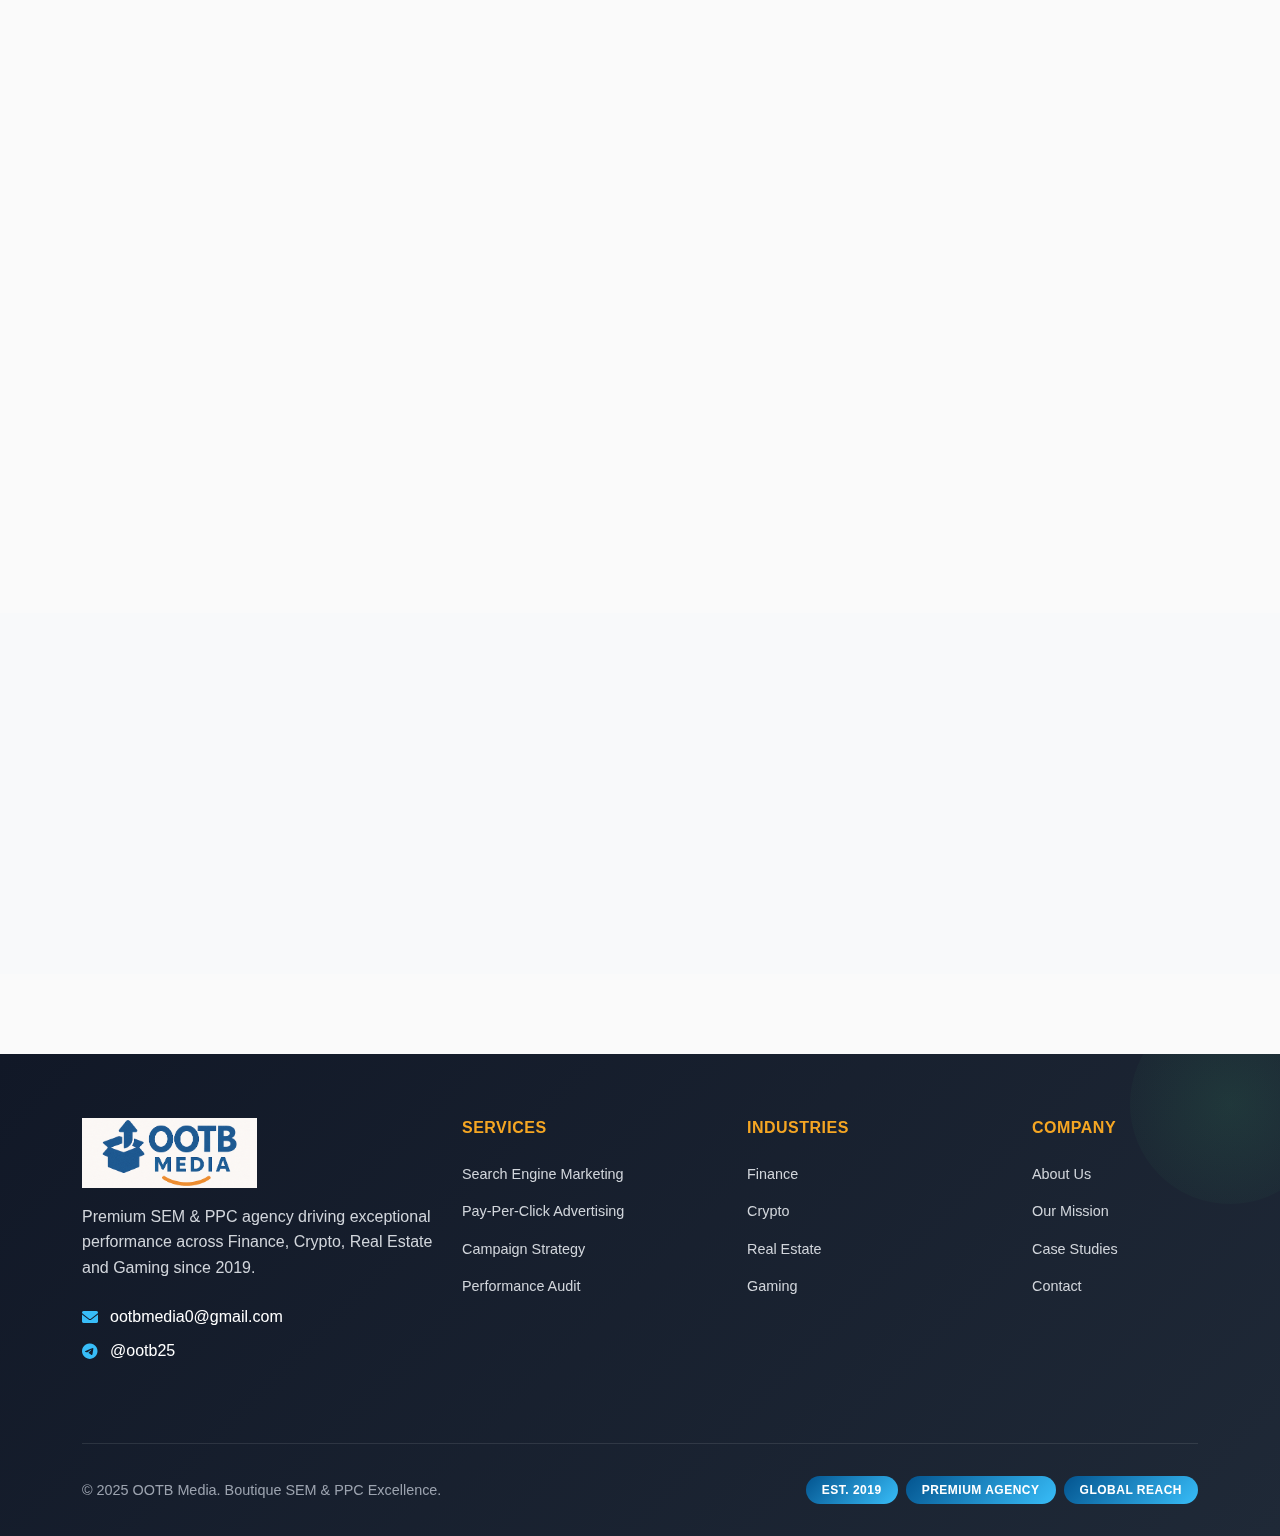
<file: contact.html>
<!DOCTYPE html>
<html lang="en">
<head>
    <meta charset="UTF-8">
    <meta name="viewport" content="width=device-width, initial-scale=1.0">
    <title>Contact OOTB Media - Start Your SEM & PPC Campaign</title>
    <meta name="description" content="Contact OOTB Media for premium SEM & PPC campaigns. Specializing in Gaming, Finance, Crypto, and Real Estate digital marketing. Get started today.">
  
    <link href="https://cdn.jsdelivr.net/npm/bootstrap@5.3.0/dist/css/bootstrap.min.css" rel="stylesheet">
    <link href="https://cdnjs.cloudflare.com/ajax/libs/font-awesome/6.0.0/css/all.min.css" rel="stylesheet">
    <link href="style.css" rel="stylesheet">
    <link rel="icon" href="img/favicon.png" type="image/png">
</head>
<body>
    <div class="svg-background">
        <svg viewBox="0 0 1920 1080" preserveAspectRatio="xMidYMid slice">
            <defs>
                <linearGradient id="grad1" x1="0%" y1="0%" x2="100%" y2="100%">
                    <stop offset="0%" style="stop-color:#4ADE80;stop-opacity:0.1" />
                    <stop offset="100%" style="stop-color:#38BDF8;stop-opacity:0.1" />
                </linearGradient>
            </defs>
            <g class="parallax-lines">
                <path d="M0,300 Q400,200 800,300 T1600,300 L1600,0 L0,0 Z" fill="url(#grad1)"/>
                <path d="M200,500 Q600,400 1000,500 T1800,500 L1800,200 L200,200 Z" fill="none" stroke="#4ADE80" stroke-width="2" opacity="0.3"/>
                <path d="M-100,700 Q300,600 700,700 T1500,700 L1500,400 L-100,400 Z" fill="none" stroke="#38BDF8" stroke-width="1" opacity="0.2"/>
            </g>
        </svg>
    </div>

    <nav class="navbar navbar-expand-lg navbar-light fixed-top" id="mainNav"
    style="padding-top: 0px; padding-bottom: 0px;">
        <div class="container">
            <a class="navbar-brand fw-bold" href="index.html"><img src="img/logo-rect.png" alt="OOTB Media" height="70"></a>
            <div class="floating-telegram d-lg-none">
                <a href="https://t.me/ootb25" target="_blank" class="telegram-btn" aria-label="Telegram">
                    <i class="fab fa-telegram-plane fa-lg"></i>
                </a>
            </div>
            <button class="navbar-toggler" type="button" data-bs-toggle="collapse" data-bs-target="#navbarNav">
                <span class="navbar-toggler-icon"></span>
            </button>
            <div class="collapse navbar-collapse" id="navbarNav">
                <ul class="navbar-nav ms-auto">
                    <li class="nav-item">
                        <a class="nav-link" href="index.html">Home</a>
                    </li>
                    <li class="nav-item dropdown">
                        <a class="nav-link" href="#" id="industriesDropdown" role="button" data-bs-toggle="dropdown">
                            Industries
                        </a>
                        <ul class="dropdown-menu">
                          
                            <li><a class="dropdown-item" href="finance.html">Finance</a></li>
                            <li><a class="dropdown-item" href="crypto.html">Crypto</a></li>
                            <li><a class="dropdown-item" href="real-estate.html">Real Estate</a></li>
                            <li><a class="dropdown-item" href="gaming.html">Gaming</a></li>
                        </ul>
                    </li>
                    <li class="nav-item">
                        <a class="nav-link" href="about.html">About</a>
                    </li>
                    <li class="nav-item">
                        <a class="nav-link active" href="contact.html">Contact</a>
                    </li>
                    <li class="nav-item d-lg-none mt-2">
                        <a class="btn btn-accent w-100 telegram-menu-btn" href="https://t.me/ootb25" target="_blank">
                            <i class="fab fa-telegram-plane me-2"></i>Telegram
                        </a>
                    </li>
                </ul>
            </div>
        </div>
    </nav>

    <section class="hero-section-alt" id="hero">
        <div class="container">
            <div class="row align-items-center min-vh-100">
                <div class="col-lg-8 mx-auto text-center">
                    <div class="hero-content reveal-up">
                        <h1 class="hero-title">
                            Let's Create Your Next<br>
                            <span class="text-accent">Success Story</span>
                        </h1>
                        <p class="hero-subtitle section-subtitle">Ready to transform your digital marketing performance? Get in touch with our team of SEM & PPC specialists.</p>
                    </div>
                </div>
            </div>
        </div>
    </section>

    <section class="py-5" id="contact-form">
        <div class="container">
            <div class="row">
                <div class="col-lg-8 mx-auto">
                    <div class="contact-form-wrapper reveal-up">
                        <div class="row">
                            <div class="col-lg-7">
                                <form id="contactForm" class="contact-form" action="send_mail.php" method="post" novalidate>
                                    <div class="row">
                                        <div class="col-md-6 mb-4">
                                            <label for="firstName" class="form-label">First Name *</label>
                                            <input type="text" class="form-control" id="firstName" name="firstName" required>
                                            <div class="invalid-feedback">
                                                Please provide your first name.
                                            </div>
                                        </div>
                                        <div class="col-md-6 mb-4">
                                            <label for="lastName" class="form-label">Last Name *</label>
                                            <input type="text" class="form-control" id="lastName" name="lastName" required>
                                            <div class="invalid-feedback">
                                                Please provide your last name.
                                            </div>
                                        </div>
                                    </div>
                                    
                                    <div class="mb-4">
                                        <label for="email" class="form-label">Email Address *</label>
                                        <input type="email" class="form-control" id="email" name="email" required>
                                        <div class="invalid-feedback">
                                            Please provide a valid email address.
                                        </div>
                                    </div>
                                    
                                    <div class="mb-4">
                                        <label for="company" class="form-label">Company Name</label>
                                        <input type="text" class="form-control" id="company" name="company">
                                    </div>
                                    
                                    <div class="row">
                                        <div class="col-md-6 mb-4">
                                            <label for="industry" class="form-label">Industry *</label>
                                            <select class="form-select" id="industry" name="industry" required>
                                                <option value="">Select Your Industry</option>
                            
                                                <option value="finance">Finance</option>
                                                <option value="crypto">Crypto</option>
                                                <option value="realestate">Real Estate</option>
                                                 <option value="gaming">Gaming</option>
                                                <option value="other">Other</option>
                                            </select>
                                            <div class="invalid-feedback">
                                                Please select your industry.
                                            </div>
                                        </div>
                                        <div class="col-md-6 mb-4">
                                            <label for="budget" class="form-label">Monthly Ad Budget</label>
                                            <select class="form-select" id="budget" name="budget">
                                                <option value="">Select Budget Range</option>
                                                <option value="5k-15k">$5K - $15K</option>
                                                <option value="15k-50k">$15K - $50K</option>
                                                <option value="50k-100k">$50K - $100K</option>
                                                <option value="100k+">$100K+</option>
                                            </select>
                                        </div>
                                    </div>
                                    
                                    <div class="mb-4">
                                        <label for="services" class="form-label">Services Interested In *</label>
                                        <div class="service-checkboxes">
                                            <div class="form-check">
                                                <input class="form-check-input" type="checkbox" value="sem" id="sem" name="services">
                                                <label class="form-check-label" for="sem">
                                                    Search Engine Marketing (SEM)
                                                </label>
                                            </div>
                                            <div class="form-check">
                                                <input class="form-check-input" type="checkbox" value="ppc" id="ppc" name="services">
                                                <label class="form-check-label" for="ppc">
                                                    Pay-Per-Click Advertising (PPC)
                                                </label>
                                            </div>
                                            <div class="form-check">
                                                <input class="form-check-input" type="checkbox" value="strategy" id="strategy" name="services">
                                                <label class="form-check-label" for="strategy">
                                                    Digital Strategy Consultation
                                                </label>
                                            </div>
                                            <div class="form-check">
                                                <input class="form-check-input" type="checkbox" value="audit" id="audit" name="services">
                                                <label class="form-check-label" for="audit">
                                                    Campaign Audit & Optimization
                                                </label>
                                            </div>
                                        </div>
                                        <div class="invalid-feedback" id="services-feedback">
                                            Please select at least one service.
                                        </div>
                                    </div>
                                    
                                    <div class="mb-4">
                                        <label for="message" class="form-label">Project Details *</label>
                                        <textarea class="form-control" id="message" name="message" rows="5" placeholder="Tell us about your project goals, current challenges, and what success looks like for you..." required></textarea>
                                        <div class="invalid-feedback">
                                            Please provide project details.
                                        </div>
                                    </div>
                                    
                                    <div class="mb-4">
                                        <div class="form-check">
                                            <input class="form-check-input" type="checkbox" id="privacy" name="privacy" required>
                                            <label class="form-check-label" for="privacy">
                                                I agree to be contacted regarding my inquiry and understand that OOTB Media will handle my information professionally. *
                                            </label>
                                            <div class="invalid-feedback">
                                                Please agree to be contacted.
                                            </div>
                                        </div>
                                    </div>
                                    
                                    <button type="submit" class="btn btn-accent btn-lg w-100">
                                        <span class="submit-text">Send Message</span>
                                        <span class="submit-spinner d-none">
                                            <i class="fas fa-spinner fa-spin"></i> Sending...
                                        </span>
                                    </button>
                                </form>
                            </div>
                            
                            <div class="col-lg-5">
                                <div class="contact-info">
                                    <h4 class="mb-4">Get in Touch</h4>
                                    
                                    <div class="contact-item mb-4">
                                        <div class="contact-icon">
                                            <i class="fas fa-envelope"></i>
                                        </div>
                                        <div class="contact-details">
                                            <h6>Email Us</h6>
                                            <p><a href="mailto:ootbmedia0@gmail.com">ootbmedia0@gmail.com</a></p>
                                        </div>
                                    </div>
                                    
                                    <div class="contact-item mb-4">
                                        <div class="contact-icon">
                                            <i class="fab fa-telegram-plane"></i>
                                        </div>
                                        <div class="contact-details">
                                            <h6>Telegram</h6>
                                            <p><a href="https://t.me/ootb25" target="_blank">@ootb25</a></p>
                                        </div>
                                    </div>
                                    
                                    <div class="contact-item mb-4">
                                        <div class="contact-icon">
                                            <i class="fas fa-clock"></i>
                                        </div>
                                        <div class="contact-details">
                                            <h6>Response Time</h6>
                                            <p>Within 24 hours<br><small class="text-muted">Business days</small></p>
                                        </div>
                                    </div>
                                    
                                    <div class="specialization-highlight mt-5">
                                        <h6 class="mb-3">Our Focus Areas</h6>
                                        <div class="focus-tags">
                                            <span class="focus-tag">SEM</span>
                                            <span class="focus-tag">PPC</span>
                                            <span class="focus-tag">Gaming</span>
                                            <span class="focus-tag">Finance</span>
                                            <span class="focus-tag">Crypto</span>
                                            <span class="focus-tag">Real Estate</span>
                                        </div>
                                    </div>
                                </div>
                            </div>
                        </div>
                    </div>
                </div>
            </div>
        </div>
    </section>

    <section class="py-5 bg-light" id="alt-contact">
        <div class="container">
            <div class="row">
                <div class="col-lg-8 mx-auto text-center">
                    <div class="reveal-up">
                        <h3 class="mb-4">Prefer a Different Way?</h3>
                        <p class="mb-4">Choose the communication method that works best for you</p>
                        
                        <div class="alt-contact-methods">
                            <a href="https://t.me/ootb25" target="_blank" class="alt-contact-btn telegram">
                                <i class="fab fa-telegram-plane"></i>
                                <span>Quick Chat on Telegram</span>
                            </a>
                            <a href="mailto:ootbmedia0@gmail.com?subject=Campaign Inquiry&body=Hi OOTB Media Team,%0D%0A%0D%0AI'm interested in learning more about your SEM & PPC services.%0D%0A%0D%0AIndustry: [Your Industry]%0D%0ACompany: [Your Company]%0D%0ABudget Range: [Your Budget]%0D%0A%0D%0AProject Details:%0D%0A[Describe your goals and current challenges]%0D%0A%0D%0ABest regards," class="alt-contact-btn email">
                                <i class="fas fa-envelope"></i>
                                <span>Send Direct Email</span>
                            </a>
                        </div>
                    </div>
                </div>
            </div>
        </div>
    </section>

    <div class="modal fade" id="successModal" tabindex="-1" aria-labelledby="successModalLabel" aria-hidden="true">
        <div class="modal-dialog modal-dialog-centered">
            <div class="modal-content">
                <div class="modal-header border-0">
                    <h5 class="modal-title" id="successModalLabel">
                        <i class="fas fa-check-circle text-success me-2"></i>Message Sent Successfully!
                    </h5>
                    <button type="button" class="btn-close" data-bs-dismiss="modal" aria-label="Close"></button>
                </div>
                <div class="modal-body">
                    <p class="mb-3">Thank you for your interest in OOTB Media! Your message has been prepared and is ready to send.</p>
                    
                    <div class="email-payload">
                        <h6>Email Content:</h6>
                        <div class="payload-content" id="emailPayload">
                        </div>
                    </div>
                </div>
                <div class="modal-footer border-0">
                    <button type="button" class="btn btn-outline-secondary" data-bs-dismiss="modal">Close</button>
                </div>
            </div>
        </div>
    </div>
 

    <footer class="footer" id="footer">
        <div class="container">
            <div class="row">
                <div class="col-lg-4 mb-4">
                    <div class="footer-brand">
                        <img src="img/logo-footer.png" alt="OOTB Media" class="mb-3" height="70">
                        <p class="footer-description">Premium SEM & PPC agency driving exceptional performance across Finance, Crypto, Real Estate and Gaming since 2019.</p>
                        <div class="footer-contact">
                            <p><i class="fas fa-envelope me-2"></i><a href="mailto:ootbmedia0@gmail.com">ootbmedia0@gmail.com</a></p>
                            <p><i class="fab fa-telegram-plane me-2"></i><a href="https://t.me/ootb25" target="_blank">@ootb25</a></p>
                        </div>
                    </div>
                </div>
                <div class="col-lg-3 col-md-3 col-6 mb-4">
                    <h6 class="footer-title">Services</h6>
                    <ul class="footer-links">
                        <li><a href="index.html#services">Search Engine Marketing</a></li>
                        <li><a href="index.html#services">Pay-Per-Click Advertising</a></li>
                        <li><a href="contact.html">Campaign Strategy</a></li>
                        <li><a href="contact.html">Performance Audit</a></li>
                    </ul>
                </div>
                <div class="col-lg-3 col-md-3 col-6 mb-4">
                    <h6 class="footer-title">Industries</h6>
                    <ul class="footer-links">
                       
                        <li><a href="finance.html">Finance</a></li>
                        <li><a href="crypto.html">Crypto</a></li>
                        <li><a href="real-estate.html">Real Estate</a></li>
                        <li><a href="gaming.html">Gaming</a></li>
                    </ul>
                </div>
                <div class="col-lg-2 col-md-3 col-6 mb-4">
                    <h6 class="footer-title">Company</h6>
                    <ul class="footer-links">
                        <li><a href="about.html">About Us</a></li>
                        <li><a href="about.html#mission">Our Mission</a></li>
                        <li><a href="index.html#cases">Case Studies</a></li>
                        <li><a href="contact.html">Contact</a></li>
                    </ul>
                </div>
            </div>
            <div class="footer-bottom">
                <div class="row align-items-center">
                    <div class="col-md-6">
                        <p class="footer-copyright">&copy; 2025 OOTB Media. Boutique SEM & PPC Excellence.</p>
                    </div>
                    <div class="col-md-6 text-md-end">
                        <div class="footer-badges">
                            <span class="badge footer-badge">Est. 2019</span>
                            <span class="badge footer-badge">Premium Agency</span>
                            <span class="badge footer-badge">Global Reach</span>
                        </div>
                    </div>
                </div>
            </div>
        </div>
    </footer>


    <div class="floating-telegram">
        <a href="https://t.me/ootb25" target="_blank" class="telegram-btn">
            <i class="fab fa-telegram-plane"></i>
        </a>
    </div>

    <script src="https://cdn.jsdelivr.net/npm/bootstrap@5.3.0/dist/js/bootstrap.bundle.min.js"></script>
    <script src="main.js"></script>
</body>
</html>
</file>
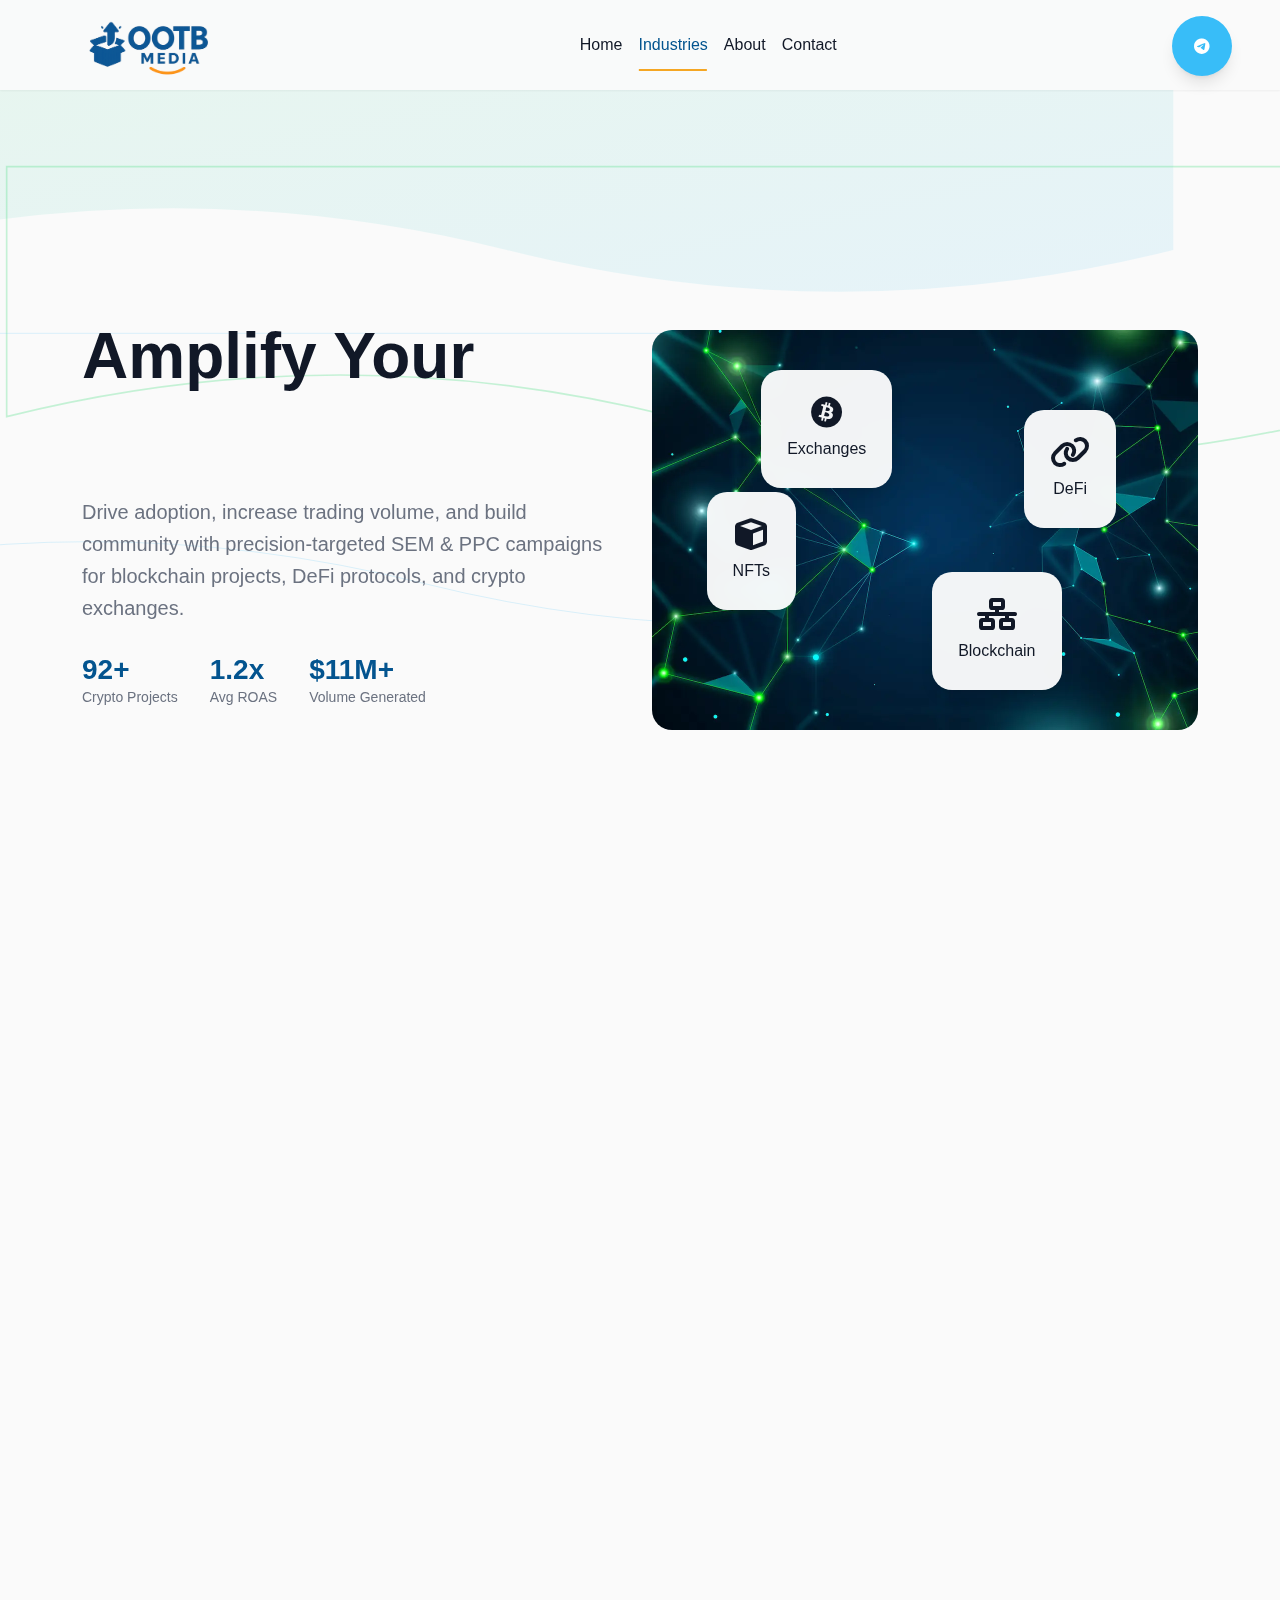
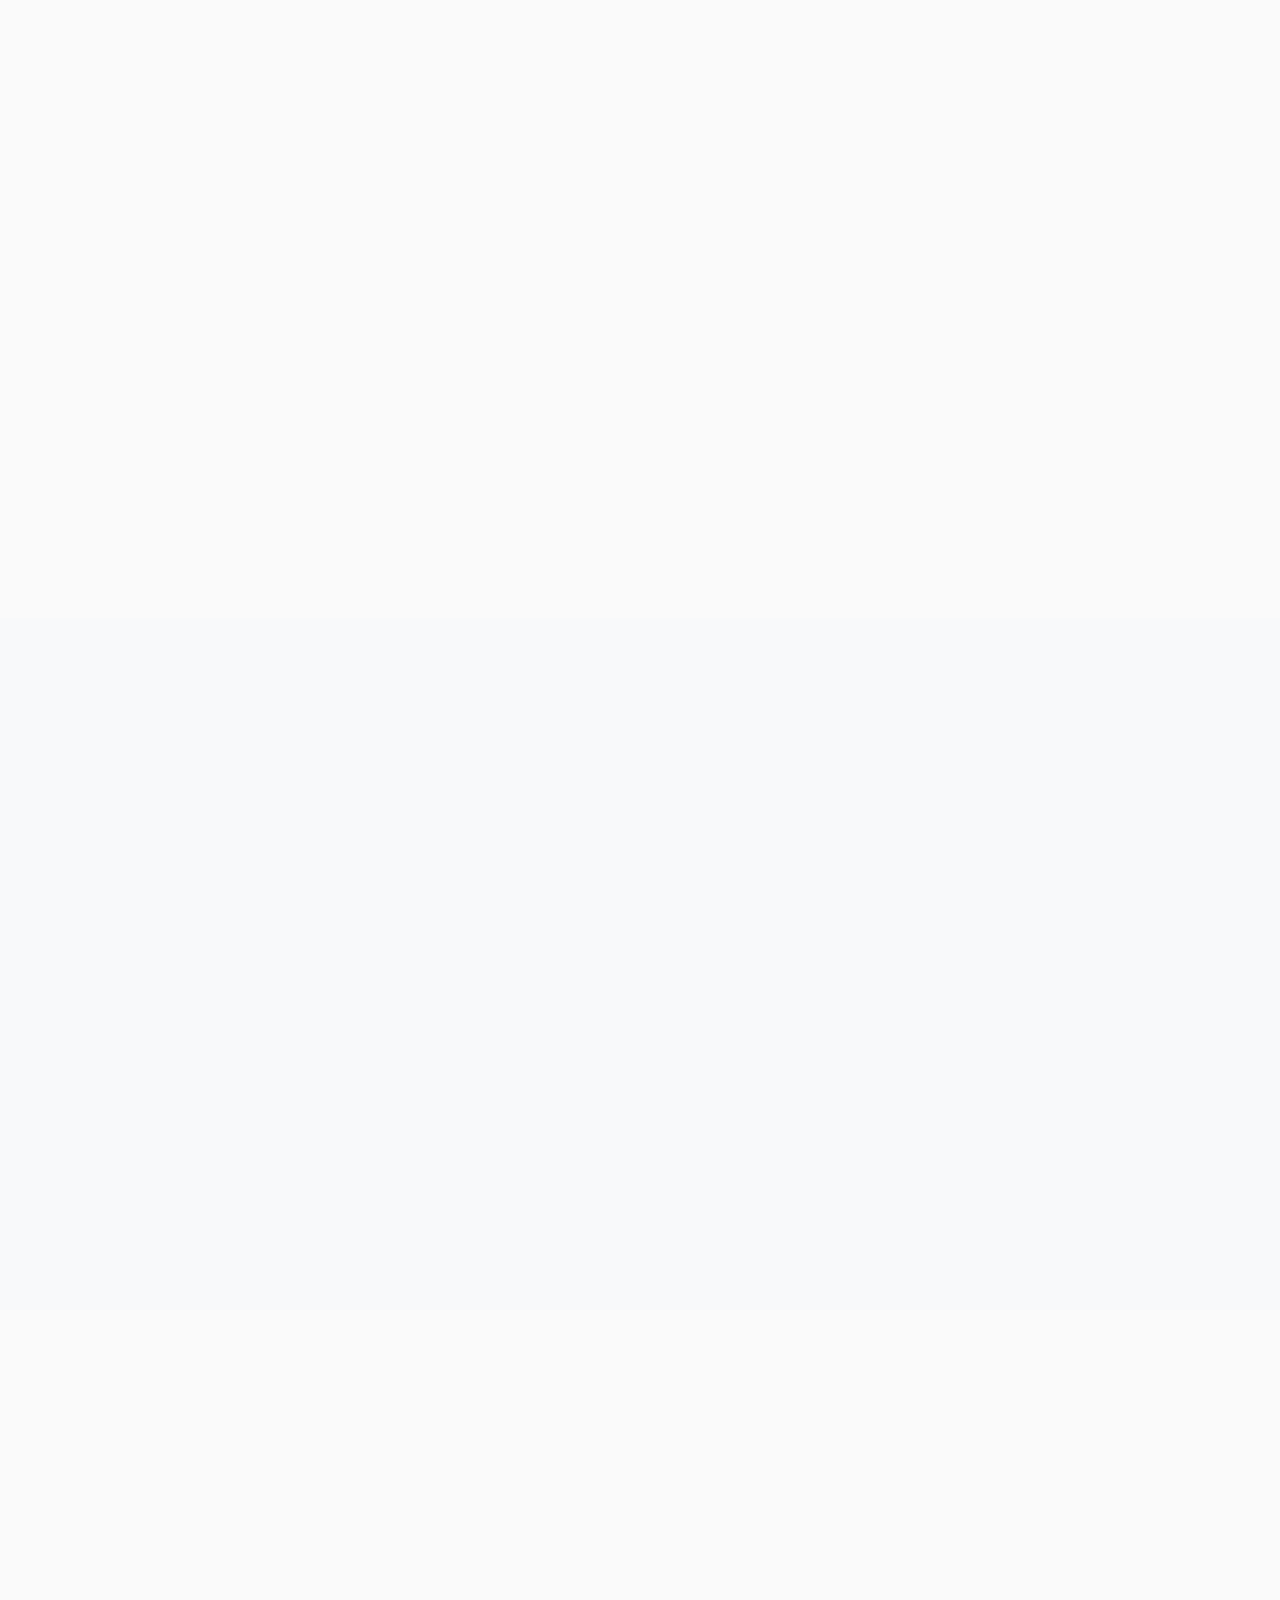
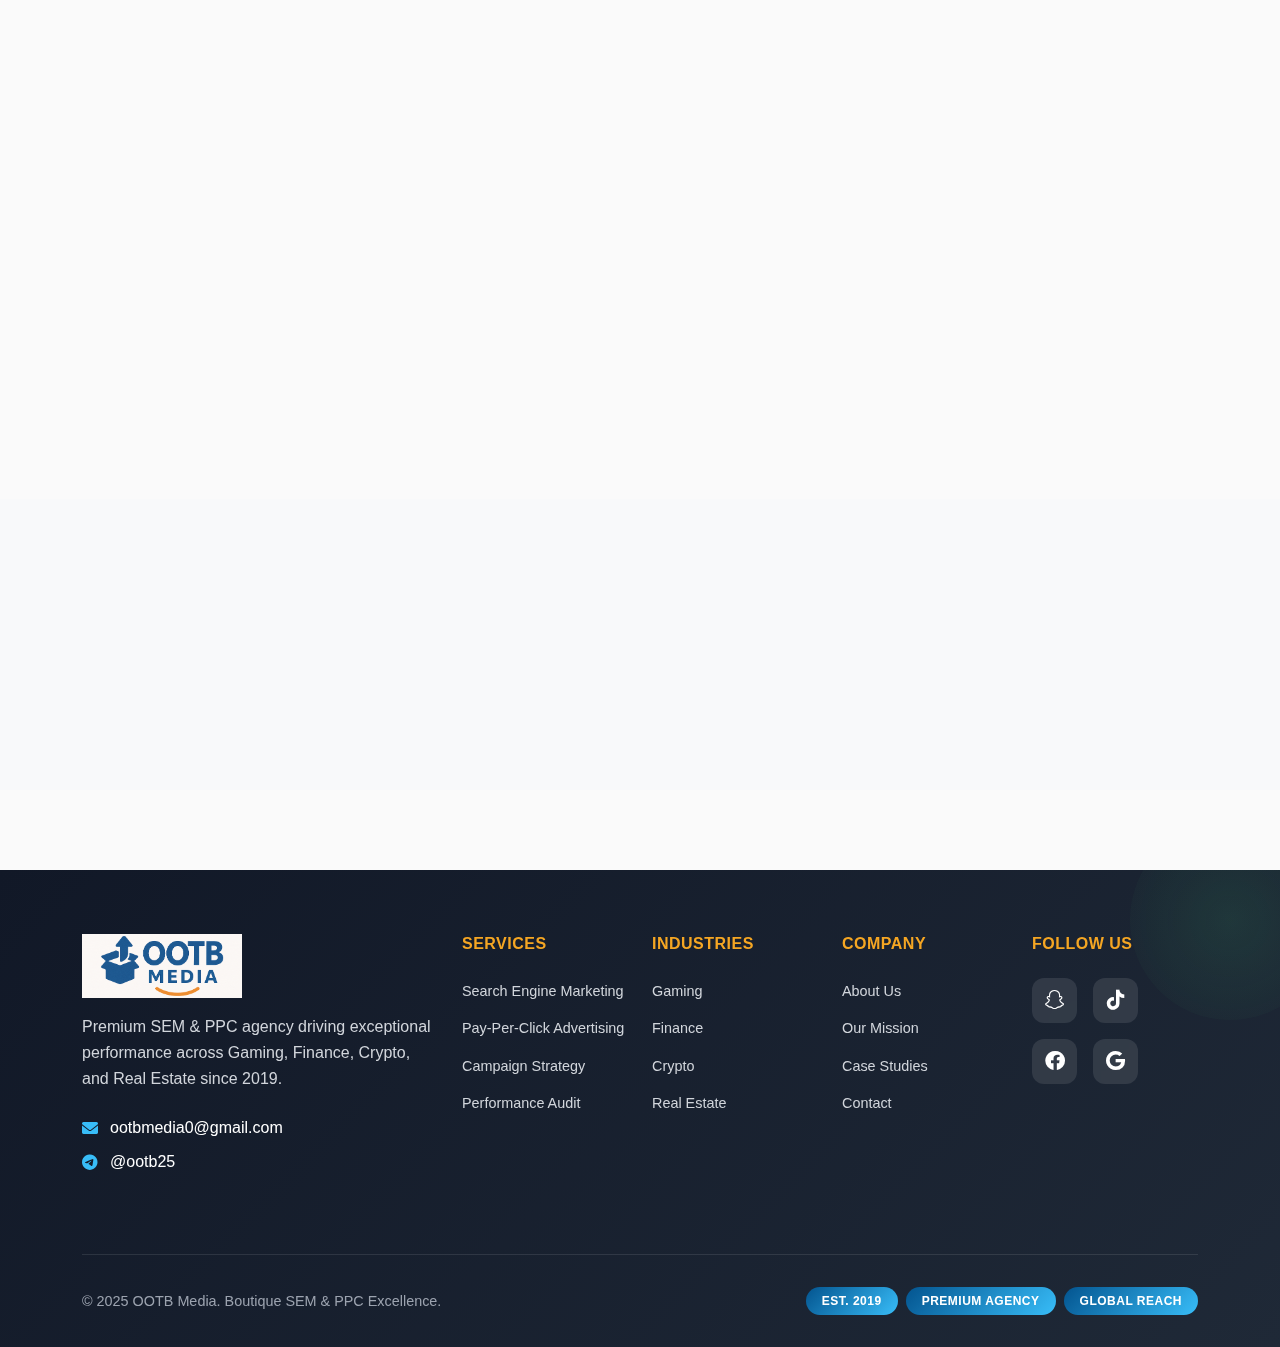
<file: crypto.html>
<!DOCTYPE html>
<html lang="en">
<head>
    <meta charset="UTF-8">
    <meta name="viewport" content="width=device-width, initial-scale=1.0">
    <title>Crypto Industry SEM & PPC | OOTB Media - Blockchain & DeFi Marketing</title>
    <meta name="description" content="OOTB Media specializes in Crypto industry SEM & PPC campaigns. Expert blockchain marketing, DeFi advertising, and crypto exchange user acquisition strategies.">

    <link href="https://cdn.jsdelivr.net/npm/bootstrap@5.3.0/dist/css/bootstrap.min.css" rel="stylesheet">
    <link href="https://cdnjs.cloudflare.com/ajax/libs/font-awesome/6.0.0/css/all.min.css" rel="stylesheet">
    <link href="style.css" rel="stylesheet">
    <link rel="icon" href="img/favicon.png" type="image/png">
    
</head>
<body>
    <div class="svg-background">
        <svg viewBox="0 0 1920 1080" preserveAspectRatio="xMidYMid slice">
            <defs>
                <linearGradient id="grad1" x1="0%" y1="0%" x2="100%" y2="100%">
                    <stop offset="0%" style="stop-color:#4ADE80;stop-opacity:0.1" />
                    <stop offset="100%" style="stop-color:#38BDF8;stop-opacity:0.1" />
                </linearGradient>
            </defs>
            <g class="parallax-lines">
                <path d="M0,300 Q400,200 800,300 T1600,300 L1600,0 L0,0 Z" fill="url(#grad1)"/>
                <path d="M200,500 Q600,400 1000,500 T1800,500 L1800,200 L200,200 Z" fill="none" stroke="#4ADE80" stroke-width="2" opacity="0.3"/>
                <path d="M-100,700 Q300,600 700,700 T1500,700 L1500,400 L-100,400 Z" fill="none" stroke="#38BDF8" stroke-width="1" opacity="0.2"/>
            </g>
        </svg>
    </div>

    <nav class="navbar navbar-expand-lg navbar-light fixed-top" id="mainNav">
        <div class="container">
            <a class="navbar-brand fw-bold" href="index.html"><img src="img/logo-rect.png" alt="OOTB Media" height="64"></a>
            <button class="navbar-toggler" type="button" data-bs-toggle="collapse" data-bs-target="#navbarNav">
                <span class="navbar-toggler-icon"></span>
            </button>
            <div class="collapse navbar-collapse" id="navbarNav">
                <ul class="navbar-nav ms-auto">
                    <li class="nav-item">
                        <a class="nav-link" href="index.html">Home</a>
                    </li>
                    <li class="nav-item dropdown">
                        <a class="nav-link active" href="#" id="industriesDropdown" role="button" data-bs-toggle="dropdown">
                            Industries
                        </a>
                        <ul class="dropdown-menu">
                            <li><a class="dropdown-item" href="gaming.html">Gaming</a></li>
                            <li><a class="dropdown-item" href="finance.html">Finance</a></li>
                            <li><a class="dropdown-item active" href="crypto.html">Crypto</a></li>
                            <li><a class="dropdown-item" href="real-estate.html">Real Estate</a></li>
                        </ul>
                    </li>
                    <li class="nav-item">
                        <a class="nav-link" href="about.html">About</a>
                    </li>
                    <li class="nav-item">
                        <a class="nav-link" href="contact.html">Contact</a>
                    </li>
                </ul>
            </div>
        </div>
    </nav>

    <section class="hero-section-alt industry-hero crypto-hero" id="hero">
        <div class="container">
            <div class="row align-items-center min-vh-100">
                <div class="col-lg-6">
                    <div class="hero-content reveal-up">
                        <h1 class="hero-title">
                            Amplify Your<br>
                            <span class="text-warm-accent accent-reveal">Crypto Marketing</span>
                        </h1>
                        <p class="hero-subtitle">Drive adoption, increase trading volume, and build community with precision-targeted SEM & PPC campaigns for blockchain projects, DeFi protocols, and crypto exchanges.</p>
                        <div class="hero-stats-inline">
                            <div class="stat-inline">
                                <span class="stat-number" data-target="200" data-suffix="+">0</span>
                                <span class="stat-label">Crypto Projects</span>
                            </div>
                            <div class="stat-inline">
                                <span class="stat-number" data-target="2.6" data-suffix="x" data-decimals="1">0</span>
                                <span class="stat-label">Avg ROAS</span>
                            </div>
                            <div class="stat-inline">
                                <span class="stat-number" data-prefix="$" data-target="25" data-suffix="M+">0</span>
                                <span class="stat-label">Volume Generated</span>
                            </div>
                        </div>
                    </div>
                </div>
                <div class="col-lg-6">
                    <div class="industry-visual crypto-visual reveal-up" style="animation-delay: 0.3s; background-image: url('img/industry-crypto.webp'); background-size: cover; background-position: center; border-radius: 20px;">
                        <div class="crypto-elements">
                            <div class="crypto-element element-1">
                                <i class="fab fa-bitcoin"></i>
                                <span>Exchanges</span>
                            </div>
                            <div class="crypto-element element-2">
                                <i class="fas fa-link"></i>
                                <span>DeFi</span>
                            </div>
                            <div class="crypto-element element-3">
                                <i class="fas fa-cube"></i>
                                <span>NFTs</span>
                            </div>
                            <div class="crypto-element element-4">
                                <i class="fas fa-network-wired"></i>
                                <span>Blockchain</span>
                            </div>
                        </div>
                    </div>
                </div>
            </div>
        </div>
    </section>

    <section class="py-5" id="expertise">
        <div class="container">
            <div class="row mb-5">
                <div class="col-lg-8 mx-auto text-center">
                    <div class="reveal-up">
                        <h2 class="section-title">Crypto <span class="text-warm-accent">Expertise</span></h2>
                        <p class="section-subtitle">Comprehensive marketing solutions across the blockchain ecosystem</p>
                    </div>
                </div>
            </div>
            <div class="row">
                <div class="col-lg-6 mb-4">
                    <div class="expertise-card reveal-up">
                        <div class="expertise-icon">
                            <i class="fab fa-bitcoin"></i>
                        </div>
                        <h4>Crypto Exchange Marketing</h4>
                        <p>User acquisition and trading volume campaigns for centralized and decentralized exchanges with compliance-first approach.</p>
                        <ul class="expertise-list">
                            <li>Exchange User Acquisition</li>
                            <li>Trading Volume Growth</li>
                            <li>KYC Conversion Optimization</li>
                            <li>Multi-geo Compliance</li>
                        </ul>
                    </div>
                </div>
                <div class="col-lg-6 mb-4">
                    <div class="expertise-card reveal-up" style="animation-delay: 0.1s;">
                        <div class="expertise-icon">
                            <i class="fas fa-link"></i>
                        </div>
                        <h4>DeFi Protocol Marketing</h4>
                        <p>TVL growth and community building campaigns for decentralized finance protocols, yield farming, and liquidity mining.</p>
                        <ul class="expertise-list">
                            <li>TVL Growth Campaigns</li>
                            <li>Yield Farming Promotion</li>
                            <li>Liquidity Mining Marketing</li>
                            <li>Protocol Governance Participation</li>
                        </ul>
                    </div>
                </div>
                <div class="col-lg-6 mb-4">
                    <div class="expertise-card reveal-up" style="animation-delay: 0.2s;">
                        <div class="expertise-icon">
                            <i class="fas fa-cube"></i>
                        </div>
                        <h4>NFT & Web3 Marketing</h4>
                        <p>Collection launches, marketplace promotion, and community building for NFT projects and Web3 platforms.</p>
                        <ul class="expertise-list">
                            <li>NFT Collection Launches</li>
                            <li>Marketplace Promotion</li>
                            <li>Creator Economy Marketing</li>
                            <li>Web3 Platform Growth</li>
                        </ul>
                    </div>
                </div>
                <div class="col-lg-6 mb-4">
                    <div class="expertise-card reveal-up" style="animation-delay: 0.3s;">
                        <div class="expertise-icon">
                            <i class="fas fa-network-wired"></i>
                        </div>
                        <h4>Blockchain Infrastructure</h4>
                        <p>Developer adoption and ecosystem growth campaigns for Layer 1/Layer 2 blockchains, tools, and infrastructure projects.</p>
                        <ul class="expertise-list">
                            <li>Developer Acquisition</li>
                            <li>Ecosystem Growth</li>
                            <li>Infrastructure Adoption</li>
                            <li>Technical Community Building</li>
                        </ul>
                    </div>
                </div>
            </div>
        </div>
    </section>

    <section class="py-5 bg-light" id="case-studies">
        <div class="container">
            <div class="row mb-5">
                <div class="col-lg-8 mx-auto text-center">
                    <div class="reveal-up">
                        <h2 class="section-title">Crypto Success <span class="text-warm-accent">Stories</span></h2>
                        <p class="section-subtitle">Real results from blockchain marketing campaigns</p>
                    </div>
                </div>
            </div>
            <div class="row">
                <div class="col-lg-4 mb-4">
                    <div class="case-card reveal-up">
                        <div class="case-header">
                            <span class="case-industry crypto">DeFi Protocol</span>
                            <h5>Yield Farming Launch</h5>
                        </div>
                        <div class="case-results">
                            <div class="result-item">
                                <span class="result-number">$180M</span>
                                <span class="result-label">TVL Achieved</span>
                            </div>
                            <div class="result-item">
                                <span class="result-number">420%</span>
                                <span class="result-label">Community Growth</span>
                            </div>
                        </div>
                        <p class="case-description">DeFi protocol launch campaign targeting yield farmers and liquidity providers across multiple blockchain networks.</p>
                        <div class="case-metrics">
                            <div class="metric-item">
                                <span class="metric-label">Daily Active Users:</span>
                                <span class="metric-value">12.5K</span>
                            </div>
                            <div class="metric-item">
                                <span class="metric-label">Avg. Deposit Size:</span>
                                <span class="metric-value">$8.2K</span>
                            </div>
                        </div>
                    </div>
                </div>
                <div class="col-lg-4 mb-4">
                    <div class="case-card reveal-up" style="animation-delay: 0.1s;">
                        <div class="case-header">
                            <span class="case-industry crypto">NFT Marketplace</span>
                            <h5>Creator Platform Scale</h5>
                        </div>
                        <div class="case-results">
                            <div class="result-item">
                                <span class="result-number">45K</span>
                                <span class="result-label">Active Creators</span>
                            </div>
                            <div class="result-item">
                                <span class="result-number">380%</span>
                                <span class="result-label">Trading Volume</span>
                            </div>
                        </div>
                        <p class="case-description">NFT marketplace growth campaign focusing on creator onboarding and collector acquisition across multiple verticals.</p>
                        <div class="case-metrics">
                            <div class="metric-item">
                                <span class="metric-label">Monthly Transactions:</span>
                                <span class="metric-value">180K</span>
                            </div>
                            <div class="metric-item">
                                <span class="metric-label">Creator Retention:</span>
                                <span class="metric-value">72%</span>
                            </div>
                        </div>
                    </div>
                </div>
                <div class="col-lg-4 mb-4">
                    <div class="case-card reveal-up" style="animation-delay: 0.2s;">
                        <div class="case-header">
                            <span class="case-industry crypto">Crypto Exchange</span>
                            <h5>Global Expansion</h5>
                        </div>
                        <div class="case-results">
                            <div class="result-item">
                                <span class="result-number">2.1M</span>
                                <span class="result-label">New Users</span>
                            </div>
                            <div class="result-item">
                                <span class="result-number">290%</span>
                                <span class="result-label">Trading Volume</span>
                            </div>
                        </div>
                        <p class="case-description">Multi-market crypto exchange expansion campaign with regulatory compliance and localized messaging strategies.</p>
                        <div class="case-metrics">
                            <div class="metric-item">
                                <span class="metric-label">KYC Completion:</span>
                                <span class="metric-value">68%</span>
                            </div>
                            <div class="metric-item">
                                <span class="metric-label">First Trade Rate:</span>
                                <span class="metric-value">45%</span>
                            </div>
                        </div>
                    </div>
                </div>
            </div>
        </div>
    </section>
       <section class="metric-section" id="crypto-kpis">
        <div class="container">
            <div class="row">
                <div class="col-lg-10 mx-auto">
                    <div class="metric-header reveal-up text-center">
                        <h2 class="section-title">Crypto <span class="text-warm-accent">KPI Snapshot</span></h2>
                        <p class="section-subtitle">Key growth indicators for blockchain projects</p>
                    </div>
                    <div class="metric-bars reveal-up">
                        <div class="bar" data-value="68">
                            <div class="bar-label">KYC Completion</div>
                            <div class="bar-track"><div class="bar-fill accent-warm"></div></div>
                            <div class="bar-value">68%</div>
                        </div>
                        <div class="bar" data-value="54">
                            <div class="bar-label">First Trade Rate</div>
                            <div class="bar-track"><div class="bar-fill accent-blue"></div></div>
                            <div class="bar-value">54%</div>
                        </div>
                        <div class="bar" data-value="72">
                            <div class="bar-label">Community Growth</div>
                            <div class="bar-track"><div class="bar-fill accent-green"></div></div>
                            <div class="bar-value">72%</div>
                        </div>
                    </div>
                </div>
            </div>
        </div>
    </section>

    <section class="py-5" id="services">
        <div class="container">
            <div class="row mb-5">
                <div class="col-lg-8 mx-auto text-center">
                    <div class="reveal-up">
                        <h2 class="section-title">Crypto <span class="text-warm-accent">Services</span></h2>
                        <p class="section-subtitle">Specialized solutions for blockchain industry growth</p>
                    </div>
                </div>
            </div>
            <div class="row">
                <div class="col-lg-4 mb-4">
                    <div class="process-card reveal-up" style="--pcolor: var(--accent-warm);">
                        <div class="process-icon">
                            <i class="fas fa-users"></i>
                        </div>
                        <h6 class="process-title">Community Building</h6>
                        <p class="process-text">Strategic campaigns to build engaged crypto communities across Discord, Telegram, and social platforms.</p>
                        <div class="service-features">
                            <span class="feature-tag">Discord Growth</span>
                            <span class="feature-tag">Telegram Marketing</span>
                            <span class="feature-tag">Social Engagement</span>
                            <span class="feature-tag">Influencer Partnerships</span>
                        </div>
                    </div>
                </div>
                <div class="col-lg-4 mb-4">
                    <div class="process-card reveal-up" style="animation-delay: 0.1s; --pcolor: var(--accent-warm);">
                        <div class="process-icon">
                            <i class="fas fa-rocket"></i>
                        </div>
                        <h6 class="process-title">Token Launch Marketing</h6>
                        <p class="process-text">End-to-end launch campaigns for new tokens, including pre-launch buzz, IDO promotion, and post-launch adoption.</p>
                        <div class="service-features">
                            <span class="feature-tag">Pre-launch Hype</span>
                            <span class="feature-tag">IDO Promotion</span>
                            <span class="feature-tag">Whitelist Building</span>
                            <span class="feature-tag">Post-launch Support</span>
                        </div>
                    </div>
                </div>
                <div class="col-lg-4 mb-4">
                    <div class="process-card reveal-up" style="animation-delay: 0.2s; --pcolor: var(--accent-warm);">
                        <div class="process-icon">
                            <i class="fas fa-shield-alt"></i>
                        </div>
                        <h6 class="process-title">Compliance-First Campaigns</h6>
                        <p class="process-text">Regulatory-compliant marketing strategies that navigate the evolving crypto advertising landscape safely.</p>
                        <div class="service-features">
                            <span class="feature-tag">Regulatory Compliance</span>
                            <span class="feature-tag">Platform Approval</span>
                            <span class="feature-tag">Risk Management</span>
                            <span class="feature-tag">Legal Coordination</span>
                        </div>
                    </div>
                </div>
            </div>
        </div>
    </section>

     <section class="py-5 bg-light" id="cta">
        <div class="container">
            <div class="row">
                <div class="col-lg-8 mx-auto text-center">
                    <div class="reveal-up">
                        <h2 class="section-title">Ready to <span class="text-warm-accent">Moon</span> Your Crypto Marketing?</h2>
                        <p class="section-subtitle mb-4">Let's create compliant campaigns that drive adoption and build thriving crypto communities.</p>
                        <div class="cta-buttons">
                            <a href="contact.html" class="btn btn-accent btn-lg me-3">Start Your Campaign</a>
                            <a href="https://t.me/ootb25" target="_blank" class="btn btn-outline-dark btn-lg">
                                <i class="fab fa-telegram-plane me-2"></i>Quick Chat
                            </a>
                        </div>
                    </div>
                </div>
            </div>
        </div>
    </section>

    <footer class="footer" id="footer">
        <div class="container">
            <div class="row">
                <div class="col-lg-4 mb-4">
                    <div class="footer-brand">
                        <img src="img/logo-footer.png" alt="OOTB Media" class="mb-3" height="64">
                        <p class="footer-description">Premium SEM & PPC agency driving exceptional performance across Gaming, Finance, Crypto, and Real Estate since 2019.</p>
                        <div class="footer-contact">
                            <p><i class="fas fa-envelope me-2"></i><a href="mailto:ootbmedia0@gmail.com">ootbmedia0@gmail.com</a></p>
                            <p><i class="fab fa-telegram-plane me-2"></i><a href="https://t.me/ootb25" target="_blank">@ootb25</a></p>
                        </div>
                    </div>
                </div>
                <div class="col-lg-2 col-md-3 col-6 mb-4">
                    <h6 class="footer-title">Services</h6>
                    <ul class="footer-links">
                        <li><a href="index.html#services">Search Engine Marketing</a></li>
                        <li><a href="index.html#services">Pay-Per-Click Advertising</a></li>
                        <li><a href="contact.html">Campaign Strategy</a></li>
                        <li><a href="contact.html">Performance Audit</a></li>
                    </ul>
                </div>
                <div class="col-lg-2 col-md-3 col-6 mb-4">
                    <h6 class="footer-title">Industries</h6>
                    <ul class="footer-links">
                        <li><a href="gaming.html">Gaming</a></li>
                        <li><a href="finance.html">Finance</a></li>
                        <li><a href="crypto.html">Crypto</a></li>
                        <li><a href="real-estate.html">Real Estate</a></li>
                    </ul>
                </div>
                <div class="col-lg-2 col-md-3 col-6 mb-4">
                    <h6 class="footer-title">Company</h6>
                    <ul class="footer-links">
                        <li><a href="about.html">About Us</a></li>
                        <li><a href="about.html#mission">Our Mission</a></li>
                        <li><a href="index.html#cases">Case Studies</a></li>
                        <li><a href="contact.html">Contact</a></li>
                    </ul>
                </div>
                <div class="col-lg-2 col-md-3 col-6 mb-4">
                    <h6 class="footer-title">Follow Us</h6>
                    <div class="footer-social">
                        <a href="https://snapchat.com/add/ootbmedia" target="_blank" class="social-icon snapchat" aria-label="Snapchat">
                            <i class="fab fa-snapchat-ghost"></i>
                        </a>
                        <a href="https://tiktok.com/@ootbmedia" target="_blank" class="social-icon tiktok" aria-label="TikTok">
                            <i class="fab fa-tiktok"></i>
                        </a>
                        <a href="https://facebook.com/ootbmedia" target="_blank" class="social-icon meta" aria-label="Meta/Facebook">
                            <i class="fab fa-facebook"></i>
                        </a>
                        <a href="https://business.google.com/ootbmedia" target="_blank" class="social-icon google" aria-label="Google">
                            <i class="fab fa-google"></i>
                        </a>
                    </div>
                </div>
            </div>
            <div class="footer-bottom">
                <div class="row align-items-center">
                    <div class="col-md-6">
                        <p class="footer-copyright">&copy; 2025 OOTB Media. Boutique SEM & PPC Excellence.</p>
                    </div>
                    <div class="col-md-6 text-md-end">
                        <div class="footer-badges">
                            <span class="badge footer-badge">Est. 2019</span>
                            <span class="badge footer-badge">Premium Agency</span>
                            <span class="badge footer-badge">Global Reach</span>
                        </div>
                    </div>
                </div>
            </div>
        </div>
    </footer>

    <div class="floating-telegram">
        <a href="https://t.me/ootb25" target="_blank" class="telegram-btn">
            <i class="fab fa-telegram-plane"></i>
        </a>
    </div>

    <script src="https://cdn.jsdelivr.net/npm/bootstrap@5.3.0/dist/js/bootstrap.bundle.min.js"></script>
    <script src="main.js"></script>
</body>
</html>
</file>
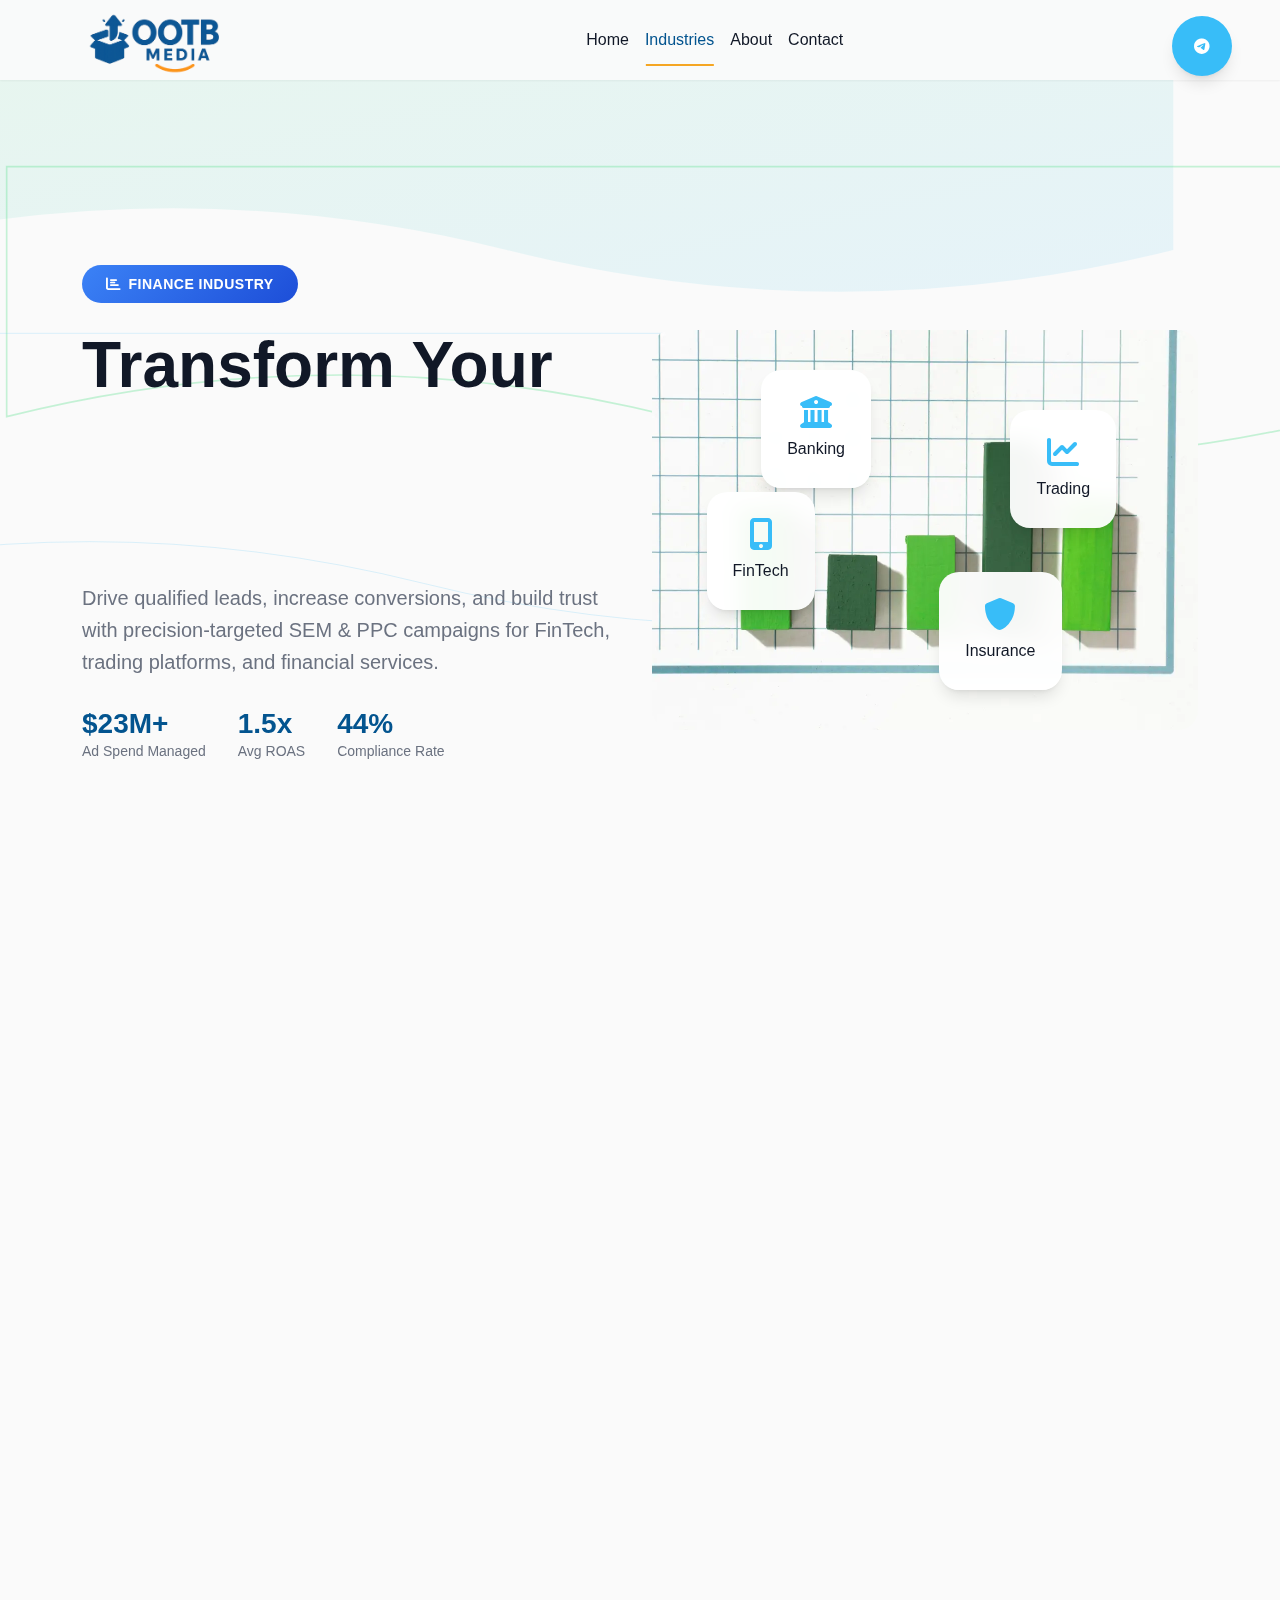
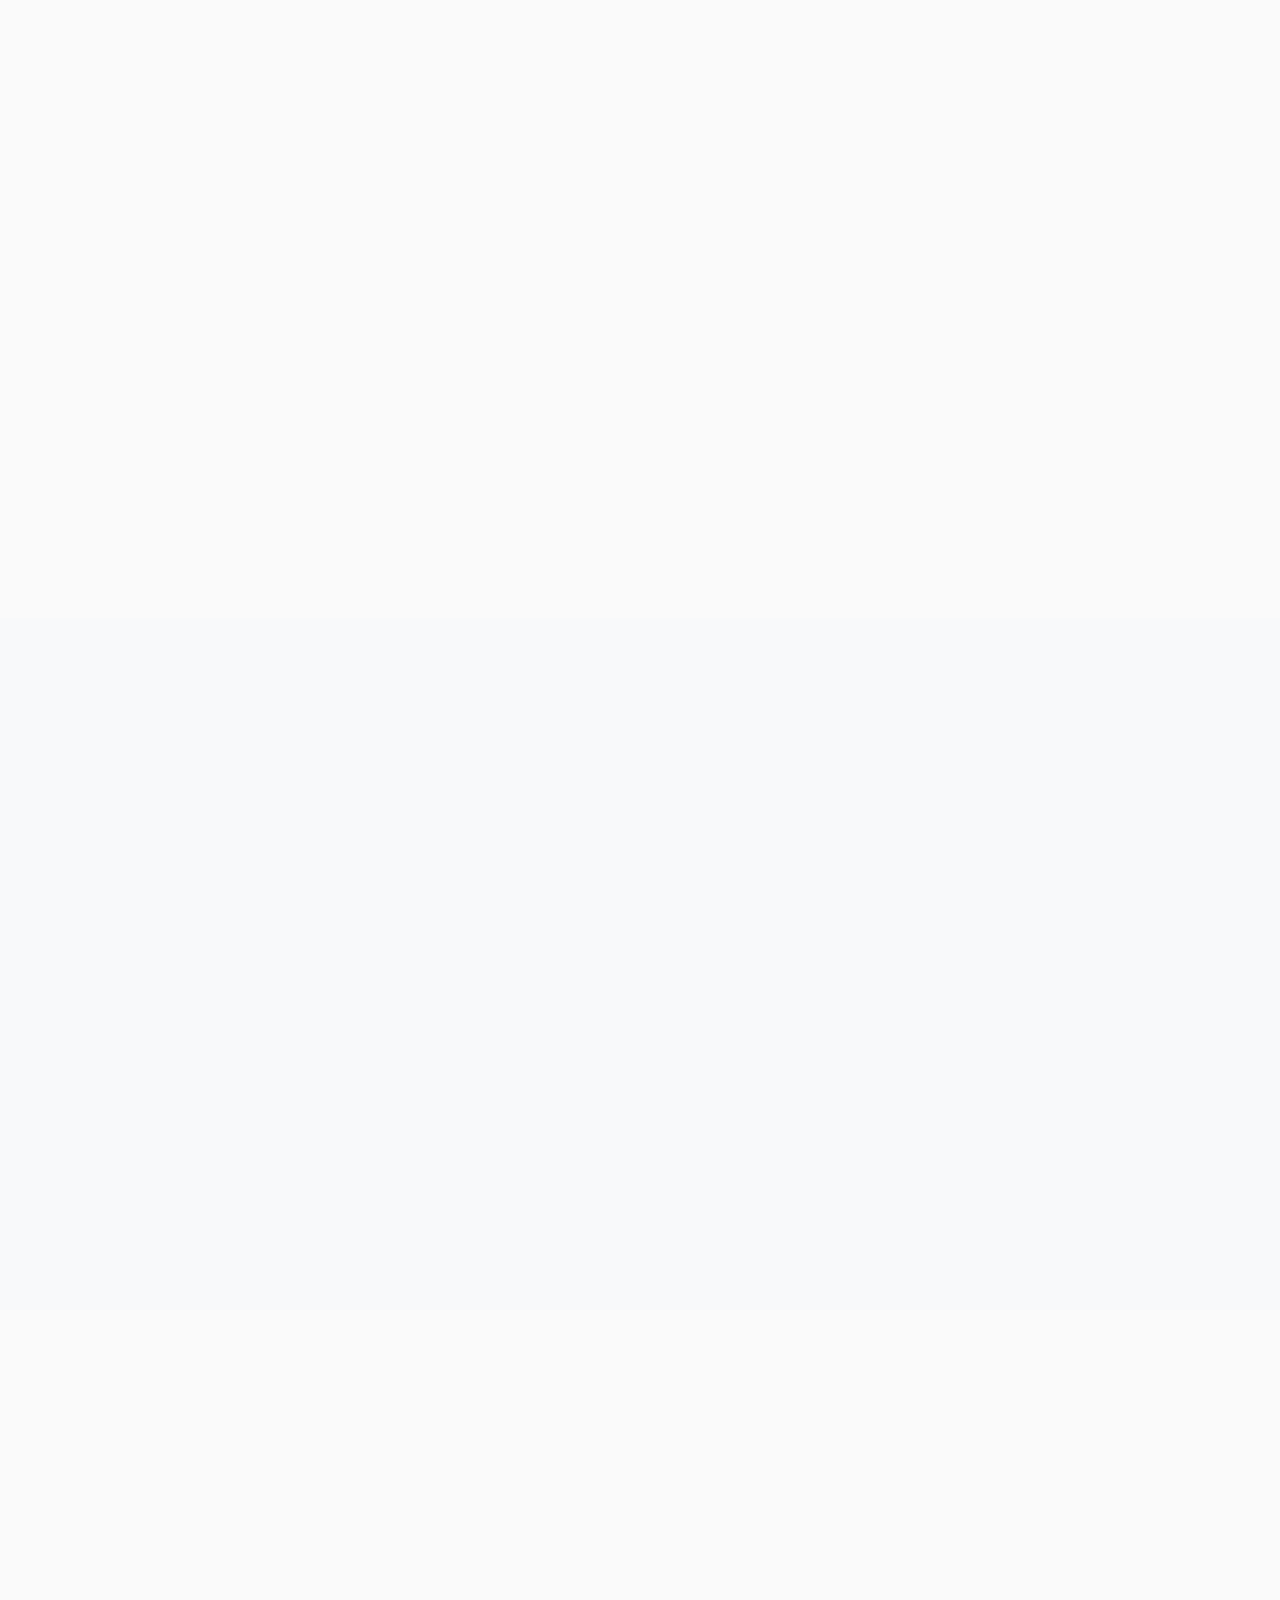
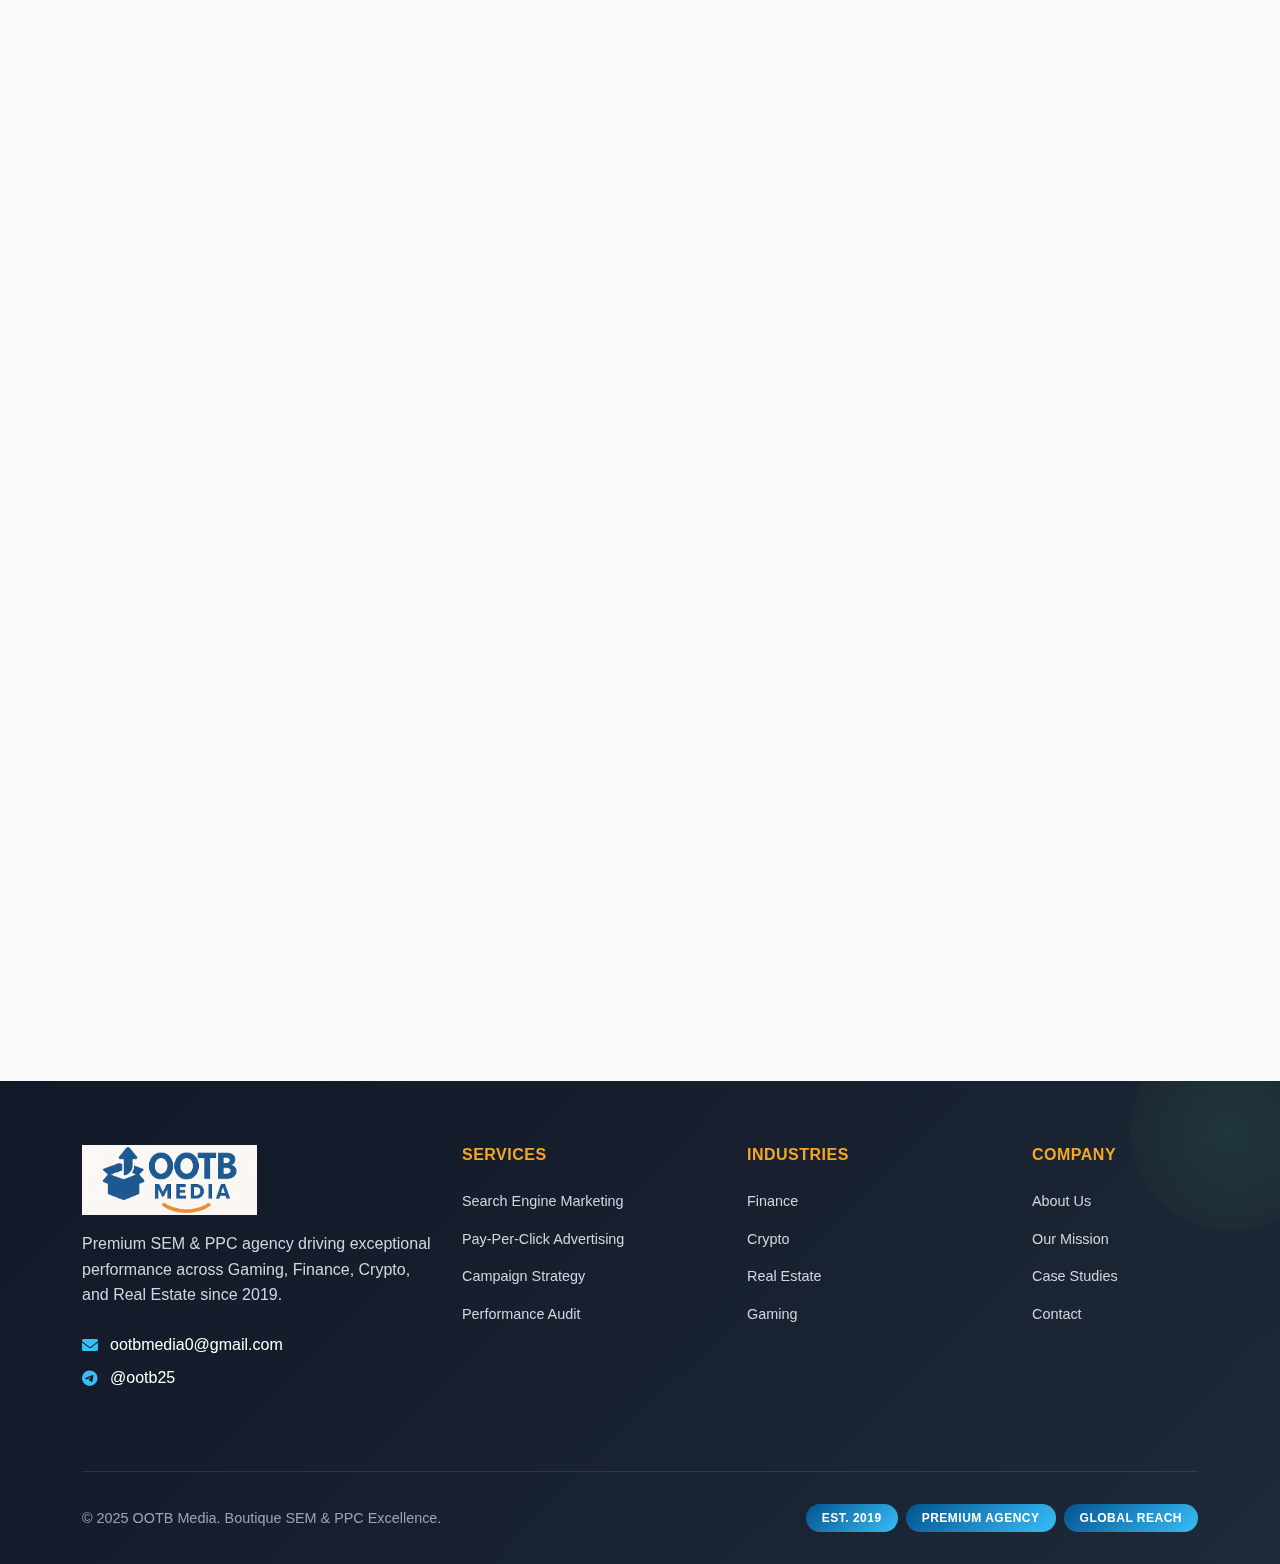
<file: finance.html>
<!DOCTYPE html>
<html lang="en">
<head>
    <meta charset="UTF-8">
    <meta name="viewport" content="width=device-width, initial-scale=1.0">
    <title>Finance Industry SEM & PPC | OOTB Media - FinTech & Trading Platform Marketing</title>
    <meta name="description" content="OOTB Media specializes in Finance industry SEM & PPC campaigns. Expert FinTech marketing, trading platform advertising, and financial services acquisition strategies.">
    
    
    <link href="https://cdn.jsdelivr.net/npm/bootstrap@5.3.0/dist/css/bootstrap.min.css" rel="stylesheet">
    <link href="https://cdnjs.cloudflare.com/ajax/libs/font-awesome/6.0.0/css/all.min.css" rel="stylesheet">
    <link href="style.css" rel="stylesheet">
    <link rel="icon" href="img/favicon.png" type="image/png">
</head>
<body>
    <div class="svg-background">
        <svg viewBox="0 0 1920 1080" preserveAspectRatio="xMidYMid slice">
            <defs>
                <linearGradient id="grad1" x1="0%" y1="0%" x2="100%" y2="100%">
                    <stop offset="0%" style="stop-color:#4ADE80;stop-opacity:0.1" />
                    <stop offset="100%" style="stop-color:#38BDF8;stop-opacity:0.1" />
                </linearGradient>
            </defs>
            <g class="parallax-lines">
                <path d="M0,300 Q400,200 800,300 T1600,300 L1600,0 L0,0 Z" fill="url(#grad1)"/>
                <path d="M200,500 Q600,400 1000,500 T1800,500 L1800,200 L200,200 Z" fill="none" stroke="#4ADE80" stroke-width="2" opacity="0.3"/>
                <path d="M-100,700 Q300,600 700,700 T1500,700 L1500,400 L-100,400 Z" fill="none" stroke="#38BDF8" stroke-width="1" opacity="0.2"/>
            </g>
        </svg>
    </div>

    <nav class="navbar navbar-expand-lg navbar-light fixed-top" id="mainNav"
    style="padding-top: 0px; padding-bottom: 0px;">
        <div class="container">
            <a class="navbar-brand fw-bold" href="index.html"><img src="img/logo-rect.png" alt="OOTB Media" height="70"></a>
            <div class="floating-telegram d-lg-none">
                <a href="https://t.me/ootb25" target="_blank" class="telegram-btn" aria-label="Telegram">
                    <i class="fab fa-telegram-plane fa-lg"></i>
                </a>
            </div>
            <button class="navbar-toggler" type="button" data-bs-toggle="collapse" data-bs-target="#navbarNav">
                <span class="navbar-toggler-icon"></span>
            </button>
            <div class="collapse navbar-collapse" id="navbarNav">
                <ul class="navbar-nav ms-auto">
                    <li class="nav-item">
                        <a class="nav-link" href="index.html">Home</a>
                    </li>
                    <li class="nav-item dropdown">
                        <a class="nav-link active" href="#" id="industriesDropdown" role="button" data-bs-toggle="dropdown">
                            Industries
                        </a>
                        <ul class="dropdown-menu">
                           
                            <li><a class="dropdown-item active" href="finance.html">Finance</a></li>
                            <li><a class="dropdown-item" href="crypto.html">Crypto</a></li>
                            <li><a class="dropdown-item" href="real-estate.html">Real Estate</a></li>
                            <li><a class="dropdown-item" href="gaming.html">Gaming</a></li>
                        </ul>
                    </li>
                    <li class="nav-item">
                        <a class="nav-link" href="about.html">About</a>
                    </li>
                    <li class="nav-item">
                        <a class="nav-link" href="contact.html">Contact</a>
                    </li>
                </ul>
            </div>
        </div>
    </nav>

    <section class="hero-section-alt industry-hero finance-hero" id="hero">
        <div class="container">
            <div class="row align-items-center min-vh-100">
                <div class="col-lg-6">
                    <div class="hero-content reveal-up">
                        <div class="industry-badge finance">
                            <i class="fas fa-chart-bar me-2"></i>Finance Industry
                        </div>
                        <h1 class="hero-title">
                            Transform Your<br>
                            <span class="text-secondary-accent accent-reveal">Financial Marketing</span>
                        </h1>
                        <p class="hero-subtitle">Drive qualified leads, increase conversions, and build trust with precision-targeted SEM & PPC campaigns for FinTech, trading platforms, and financial services.</p>
                        <div class="hero-stats-inline">
                            <div class="stat-inline">
                                <span class="stat-number" data-prefix="$" data-target="50" data-suffix="M+">0</span>
                                <span class="stat-label">Ad Spend Managed</span>
                            </div>
                            <div class="stat-inline">
                                <span class="stat-number" data-target="3.2" data-suffix="x" data-decimals="1">0</span>
                                <span class="stat-label">Avg ROAS</span>
                            </div>
                            <div class="stat-inline">
                                <span class="stat-number" data-target="95" data-suffix="%">0</span>
                                <span class="stat-label">Compliance Rate</span>
                            </div>
                        </div>
                    </div>
                </div>
                <div class="col-lg-6">
                    <div class="industry-visual finance-visual reveal-up" style="animation-delay: 0.3s; background-image: url('img/industry-finance.webp'); background-size: cover; background-position: center; border-radius: 20px;">
                        <div class="finance-elements">
                            <div class="finance-element element-1">
                                <i class="fas fa-university"></i>
                                <span>Banking</span>
                            </div>
                            <div class="finance-element element-2">
                                <i class="fas fa-chart-line"></i>
                                <span>Trading</span>
                            </div>
                            <div class="finance-element element-3">
                                <i class="fas fa-mobile-alt"></i>
                                <span>FinTech</span>
                            </div>
                            <div class="finance-element element-4">
                                <i class="fas fa-shield-alt"></i>
                                <span>Insurance</span>
                            </div>
                        </div>
                    </div>
                </div>
            </div>
        </div>
    </section>

    <section class="py-5" id="expertise">
        <div class="container">
            <div class="row mb-5">
                <div class="col-lg-8 mx-auto text-center">
                    <div class="reveal-up">
                        <h2 class="section-title">Finance <span class="text-secondary-accent">Expertise</span></h2>
                        <p class="section-subtitle">Compliant and effective marketing solutions across financial verticals</p>
                    </div>
                </div>
            </div>
            <div class="row">
                <div class="col-lg-6 mb-4">
                    <div class="expertise-card reveal-up">
                        <div class="expertise-icon">
                            <i class="fas fa-mobile-alt"></i>
                        </div>
                        <h4>FinTech Marketing</h4>
                        <p>User acquisition and retention campaigns for digital banking, payment platforms, and financial apps with regulatory compliance.</p>
                        <ul class="expertise-list">
                            <li>Digital Banking Promotion</li>
                            <li>Payment App Marketing</li>
                            <li>Lending Platform Campaigns</li>
                            <li>Regulatory Compliant Creative</li>
                        </ul>
                    </div>
                </div>
                <div class="col-lg-6 mb-4">
                    <div class="expertise-card reveal-up" style="animation-delay: 0.1s;">
                        <div class="expertise-icon">
                            <i class="fas fa-chart-line"></i>
                        </div>
                        <h4>Trading Platform Marketing</h4>
                        <p>High-intent lead generation for forex, stocks, CFDs, and derivatives trading platforms with sophisticated targeting.</p>
                        <ul class="expertise-list">
                            <li>Forex Trading Campaigns</li>
                            <li>Stock Trading Platforms</li>
                            <li>CFD & Derivatives Marketing</li>
                            <li>Advanced Trader Targeting</li>
                        </ul>
                    </div>
                </div>
                <div class="col-lg-6 mb-4">
                    <div class="expertise-card reveal-up" style="animation-delay: 0.2s;">
                        <div class="expertise-icon">
                            <i class="fas fa-university"></i>
                        </div>
                        <h4>Traditional Banking</h4>
                        <p>Account acquisition, loan marketing, and credit card promotions for banks and credit unions with trust-building strategies.</p>
                        <ul class="expertise-list">
                            <li>Account Opening Campaigns</li>
                            <li>Loan & Mortgage Marketing</li>
                            <li>Credit Card Acquisition</li>
                            <li>Business Banking Solutions</li>
                        </ul>
                    </div>
                </div>
                <div class="col-lg-6 mb-4">
                    <div class="expertise-card reveal-up" style="animation-delay: 0.3s;">
                        <div class="expertise-icon">
                            <i class="fas fa-shield-alt"></i>
                        </div>
                        <h4>Insurance & Investment</h4>
                        <p>Lead generation for insurance providers, investment platforms, and wealth management services with lifecycle targeting.</p>
                        <ul class="expertise-list">
                            <li>Insurance Lead Generation</li>
                            <li>Investment Platform Marketing</li>
                            <li>Wealth Management Campaigns</li>
                            <li>Retirement Planning Services</li>
                        </ul>
                    </div>
                </div>
            </div>
        </div>
    </section>

    <section class="py-5 bg-light" id="case-studies">
        <div class="container">
            <div class="row mb-5">
                <div class="col-lg-8 mx-auto text-center">
                    <div class="reveal-up">
                        <h2 class="section-title">Finance Success <span class="text-secondary-accent">Stories</span></h2>
                        <p class="section-subtitle">Proven results in financial services marketing</p>
                    </div>
                </div>
            </div>
            <div class="row">
                <div class="col-lg-4 mb-4">
                    <div class="case-card reveal-up">
                        <div class="case-header">
                            <span class="case-industry finance">Trading Platform</span>
                            <h5>FX Trading Scale</h5>
                        </div>
                        <div class="case-results">
                            <div class="result-item">
                                <span class="result-number">$12M</span>
                                <span class="result-label">Revenue Generated</span>
                            </div>
                            <div class="result-item">
                                <span class="result-number">450%</span>
                                <span class="result-label">Lead Quality</span>
                            </div>
                        </div>
                        <p class="case-description">Multi-geo forex trading platform expansion targeting high-net-worth individuals with sophisticated financial targeting.</p>
                        <div class="case-metrics">
                            <div class="metric-item">
                                <span class="metric-label">Cost per Lead:</span>
                                <span class="metric-value">$42</span>
                            </div>
                            <div class="metric-item">
                                <span class="metric-label">Deposit Rate:</span>
                                <span class="metric-value">34%</span>
                            </div>
                        </div>
                    </div>
                </div>
                <div class="col-lg-4 mb-4">
                    <div class="case-card reveal-up" style="animation-delay: 0.1s;">
                        <div class="case-header">
                            <span class="case-industry finance">FinTech App</span>
                            <h5>Digital Banking Launch</h5>
                        </div>
                        <div class="case-results">
                            <div class="result-item">
                                <span class="result-number">2.8M</span>
                                <span class="result-label">App Downloads</span>
                            </div>
                            <div class="result-item">
                                <span class="result-number">280%</span>
                                <span class="result-label">ROAS</span>
                            </div>
                        </div>
                        <p class="case-description">National digital banking app launch with cross-platform acquisition focusing on millennials and Gen-Z demographics.</p>
                        <div class="case-metrics">
                            <div class="metric-item">
                                <span class="metric-label">Install Rate:</span>
                                <span class="metric-value">8.4%</span>
                            </div>
                            <div class="metric-item">
                                <span class="metric-label">Account Opening:</span>
                                <span class="metric-value">24%</span>
                            </div>
                        </div>
                    </div>
                </div>
                <div class="col-lg-4 mb-4">
                    <div class="case-card reveal-up" style="animation-delay: 0.2s;">
                        <div class="case-header">
                            <span class="case-industry finance">Insurance</span>
                            <h5>Life Insurance Campaign</h5>
                        </div>
                        <div class="case-results">
                            <div class="result-item">
                                <span class="result-number">15K</span>
                                <span class="result-label">Qualified Leads</span>
                            </div>
                            <div class="result-item">
                                <span class="result-number">320%</span>
                                <span class="result-label">ROI Increase</span>
                            </div>
                        </div>
                        <p class="case-description">Life insurance lead generation campaign targeting life events and demographic triggers with personalized messaging.</p>
                        <div class="case-metrics">
                            <div class="metric-item">
                                <span class="metric-label">Lead Quality Score:</span>
                                <span class="metric-value">92%</span>
                            </div>
                            <div class="metric-item">
                                <span class="metric-label">Policy Conversion:</span>
                                <span class="metric-value">18%</span>
                            </div>
                        </div>
                    </div>
                </div>
            </div>
        </div>
    </section>
      <section class="timeline-section" id="finance-timeline">
        <div class="container">
            <div class="row">
                <div class="col-lg-8 mx-auto">
                    <div class="reveal-up text-center mb-4">
                        <h2 class="section-title">Compliance <span class="text-secondary-accent">Onboarding</span></h2>
                        <p class="section-subtitle">Structured steps to launch compliant financial campaigns</p>
                    </div>
                    <ol class="timeline accent-blue reveal-up">
                        <li class="timeline-item">
                            <h6 class="timeline-title">Policy & Platform Review</h6>
                            <p class="timeline-text">Audit platform policies, legal constraints, and disclosures required for your vertical and geos.</p>
                        </li>
                        <li class="timeline-item">
                            <h6 class="timeline-title">Creative & Copy Compliance</h6>
                            <p class="timeline-text">Produce disclosures, disclaimers, and compliant variations for approval workflows.</p>
                        </li>
                        <li class="timeline-item">
                            <h6 class="timeline-title">KYC & Tracking Setup</h6>
                            <p class="timeline-text">Configure KYC-friendly funnels, consent tracking, and TCPA-safe lead capture.</p>
                        </li>
                        <li class="timeline-item">
                            <h6 class="timeline-title">Pilot & Scale</h6>
                            <p class="timeline-text">Run low-risk pilots, then scale approved combinations across channels and geographies.</p>
                        </li>
                    </ol>
                </div>
            </div>
        </div>
    </section>

    <section class="py-5" id="services">
        <div class="container">
            <div class="row mb-5">
                <div class="col-lg-8 mx-auto text-center">
                    <div class="reveal-up">
                        <h2 class="section-title">Finance <span class="text-secondary-accent">Services</span></h2>
                        <p class="section-subtitle">Specialized solutions for financial industry growth</p>
                    </div>
                </div>
            </div>
            <div class="row">
                <div class="col-lg-4 mb-4">
                    <div class="process-card reveal-up" style="--pcolor: var(--accent-blue);">
                        <div class="process-icon">
                            <i class="fas fa-search"></i>
                        </div>
                        <h6 class="process-title">Compliant Lead Generation</h6>
                        <p class="process-text">High-quality lead acquisition campaigns that meet strict financial industry regulations and compliance requirements.</p>
                        <div class="service-features">
                            <span class="feature-tag">Regulatory Compliance</span>
                            <span class="feature-tag">Quality Scoring</span>
                            <span class="feature-tag">Risk Assessment</span>
                            <span class="feature-tag">TCPA Compliant</span>
                        </div>
                    </div>
                </div>
                <div class="col-lg-4 mb-4">
                    <div class="process-card reveal-up" style="animation-delay: 0.1s; --pcolor: var(--accent-blue);">
                        <div class="process-icon">
                            <i class="fas fa-shield-alt"></i>
                        </div>
                        <h6 class="process-title">Trust & Authority Building</h6>
                        <p class="process-text">Brand campaigns focused on building credibility, trust, and thought leadership in the competitive financial sector.</p>
                        <div class="service-features">
                            <span class="feature-tag">Brand Authority</span>
                            <span class="feature-tag">Trust Signals</span>
                            <span class="feature-tag">Thought Leadership</span>
                            <span class="feature-tag">Reputation Management</span>
                        </div>
                    </div>
                </div>
                <div class="col-lg-4 mb-4">
                    <div class="process-card reveal-up" style="animation-delay: 0.2s; --pcolor: var(--accent-blue);">
                        <div class="process-icon">
                            <i class="fas fa-users"></i>
                        </div>
                        <h6 class="process-title">Customer Lifecycle Marketing</h6>
                        <p class="process-text">Retention and upselling campaigns to maximize customer lifetime value through personalized financial product offerings.</p>
                        <div class="service-features">
                            <span class="feature-tag">Lifecycle Campaigns</span>
                            <span class="feature-tag">Cross-selling</span>
                            <span class="feature-tag">Retention Focus</span>
                            <span class="feature-tag">Value Optimization</span>
                        </div>
                    </div>
                </div>
            </div>
        </div>
    </section>

 
    <section class="py-5 bg-light" id="cta">
        <div class="container">
            <div class="row">
                <div class="col-lg-8 mx-auto text-center">
                    <div class="reveal-up">
                        <h2 class="section-title">Ready to <span class="text-secondary-accent">Scale</span> Your Financial Marketing?</h2>
                        <p class="section-subtitle mb-4">Let's create compliant campaigns that drive qualified leads and build lasting customer relationships.</p>
                        <div class="cta-buttons">
                            <a href="contact.html" class="btn btn-accent btn-lg me-3">Start Your Campaign</a>
                            <a href="https://t.me/ootb25" target="_blank" class="btn btn-outline-dark btn-lg">
                                <i class="fab fa-telegram-plane me-2"></i>Quick Chat
                            </a>
                        </div>
                    </div>
                </div>
            </div>
        </div>
    </section>

    <footer class="footer" id="footer">
        <div class="container">
            <div class="row">
                <div class="col-lg-4 mb-4">
                    <div class="footer-brand">
                        <img src="img/logo-footer.png" alt="OOTB Media" class="mb-3" height="70">
                        <p class="footer-description">Premium SEM & PPC agency driving exceptional performance across Gaming, Finance, Crypto, and Real Estate since 2019.</p>
                        <div class="footer-contact">
                            <p><i class="fas fa-envelope me-2"></i><a href="mailto:ootbmedia0@gmail.com">ootbmedia0@gmail.com</a></p>
                            <p><i class="fab fa-telegram-plane me-2"></i><a href="https://t.me/ootb25" target="_blank">@ootb25</a></p>
                        </div>
                    </div>
                </div>
                <div class="col-lg-3 col-md-3 col-6 mb-4">
                    <h6 class="footer-title">Services</h6>
                    <ul class="footer-links">
                        <li><a href="index.html#services">Search Engine Marketing</a></li>
                        <li><a href="index.html#services">Pay-Per-Click Advertising</a></li>
                        <li><a href="contact.html">Campaign Strategy</a></li>
                        <li><a href="contact.html">Performance Audit</a></li>
                    </ul>
                </div>
                <div class="col-lg-3 col-md-3 col-6 mb-4">
                    <h6 class="footer-title">Industries</h6>
                    <ul class="footer-links">
                       
                        <li><a href="finance.html">Finance</a></li>
                        <li><a href="crypto.html">Crypto</a></li>
                        <li><a href="real-estate.html">Real Estate</a></li>
                        <li><a href="gaming.html">Gaming</a></li>
                    </ul>
                </div>
                <div class="col-lg-2 col-md-3 col-6 mb-4">
                    <h6 class="footer-title">Company</h6>
                    <ul class="footer-links">
                        <li><a href="about.html">About Us</a></li>
                        <li><a href="about.html#mission">Our Mission</a></li>
                        <li><a href="index.html#cases">Case Studies</a></li>
                        <li><a href="contact.html">Contact</a></li>
                    </ul>
                </div>
            </div>
            <div class="footer-bottom">
                <div class="row align-items-center">
                    <div class="col-md-6">
                        <p class="footer-copyright">&copy; 2025 OOTB Media. Boutique SEM & PPC Excellence.</p>
                    </div>
                    <div class="col-md-6 text-md-end">
                        <div class="footer-badges">
                            <span class="badge footer-badge">Est. 2019</span>
                            <span class="badge footer-badge">Premium Agency</span>
                            <span class="badge footer-badge">Global Reach</span>
                        </div>
                    </div>
                </div>
            </div>
        </div>
    </footer>

    <div class="floating-telegram">
        <a href="https://t.me/ootb25" target="_blank" class="telegram-btn">
            <i class="fab fa-telegram-plane"></i>
        </a>
    </div>

    <script src="https://cdn.jsdelivr.net/npm/bootstrap@5.3.0/dist/js/bootstrap.bundle.min.js"></script>
    <script src="main.js"></script>
</body>
</html>
</file>
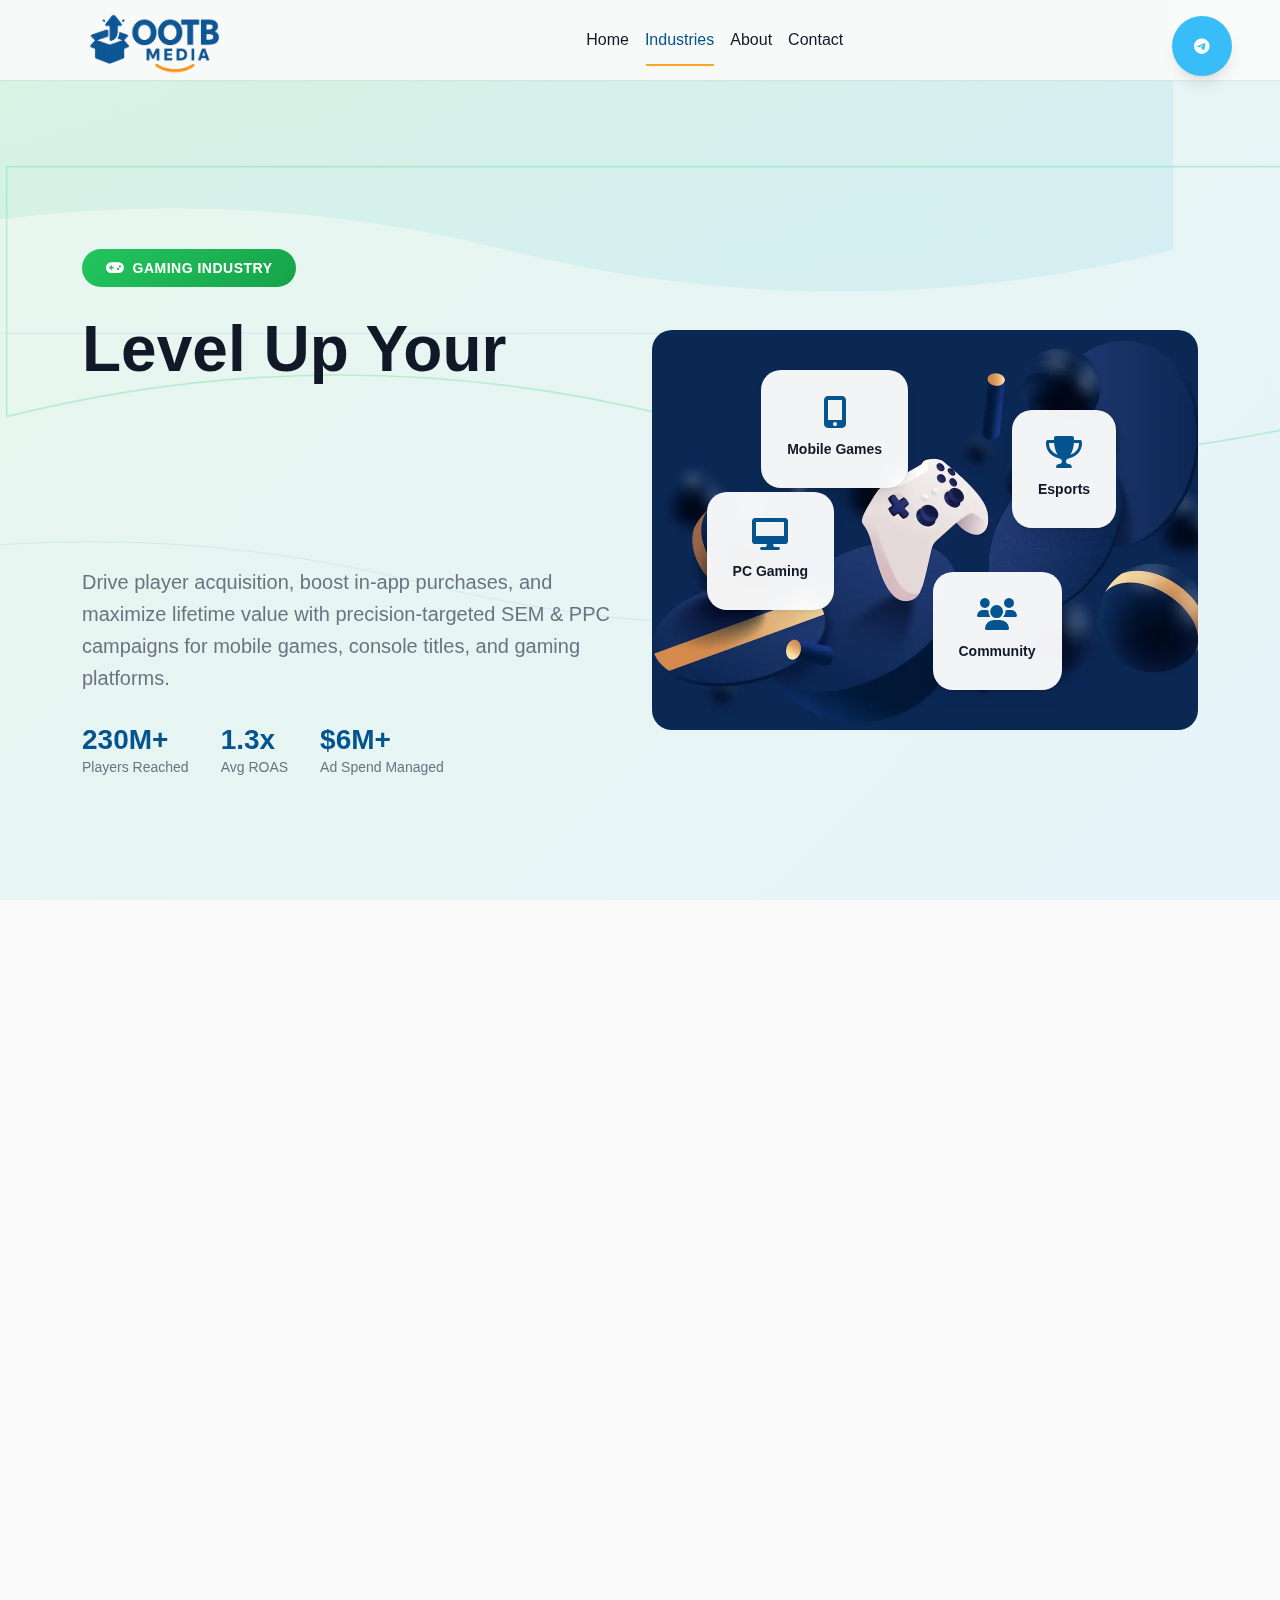
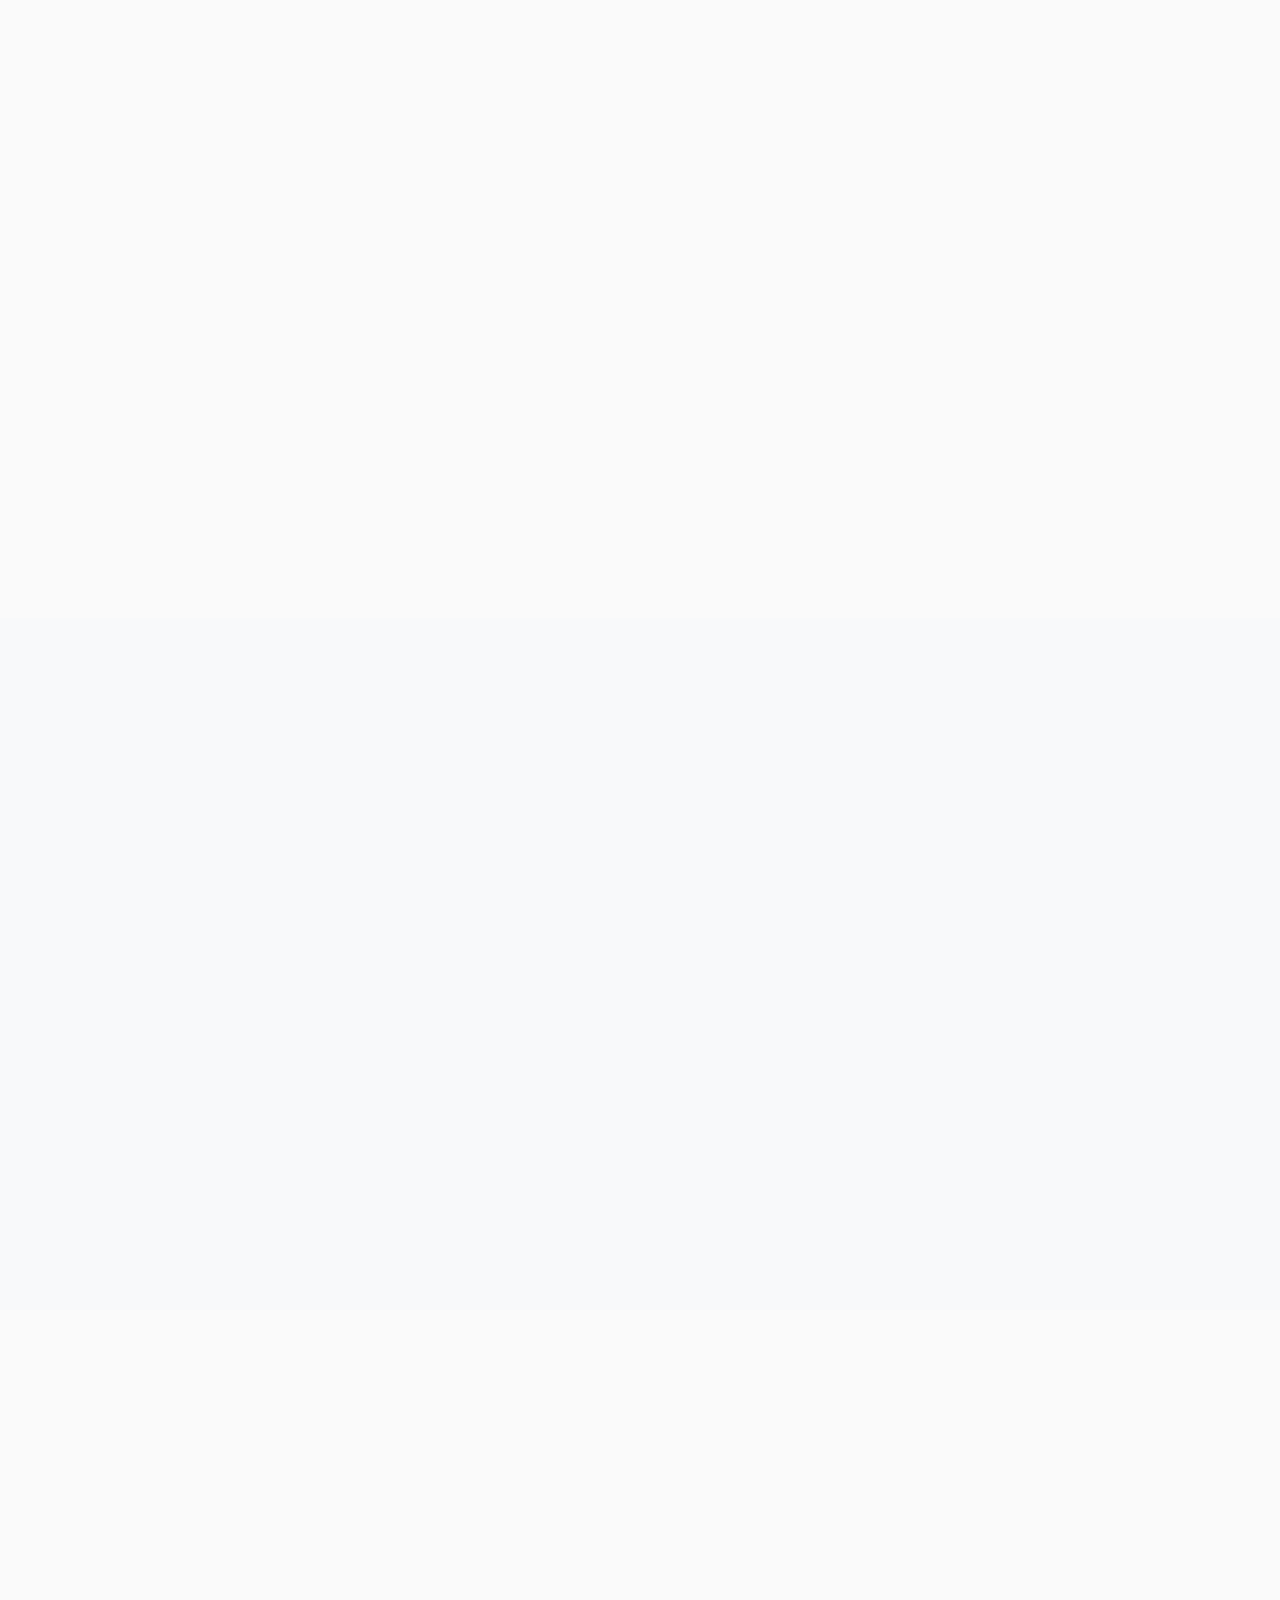
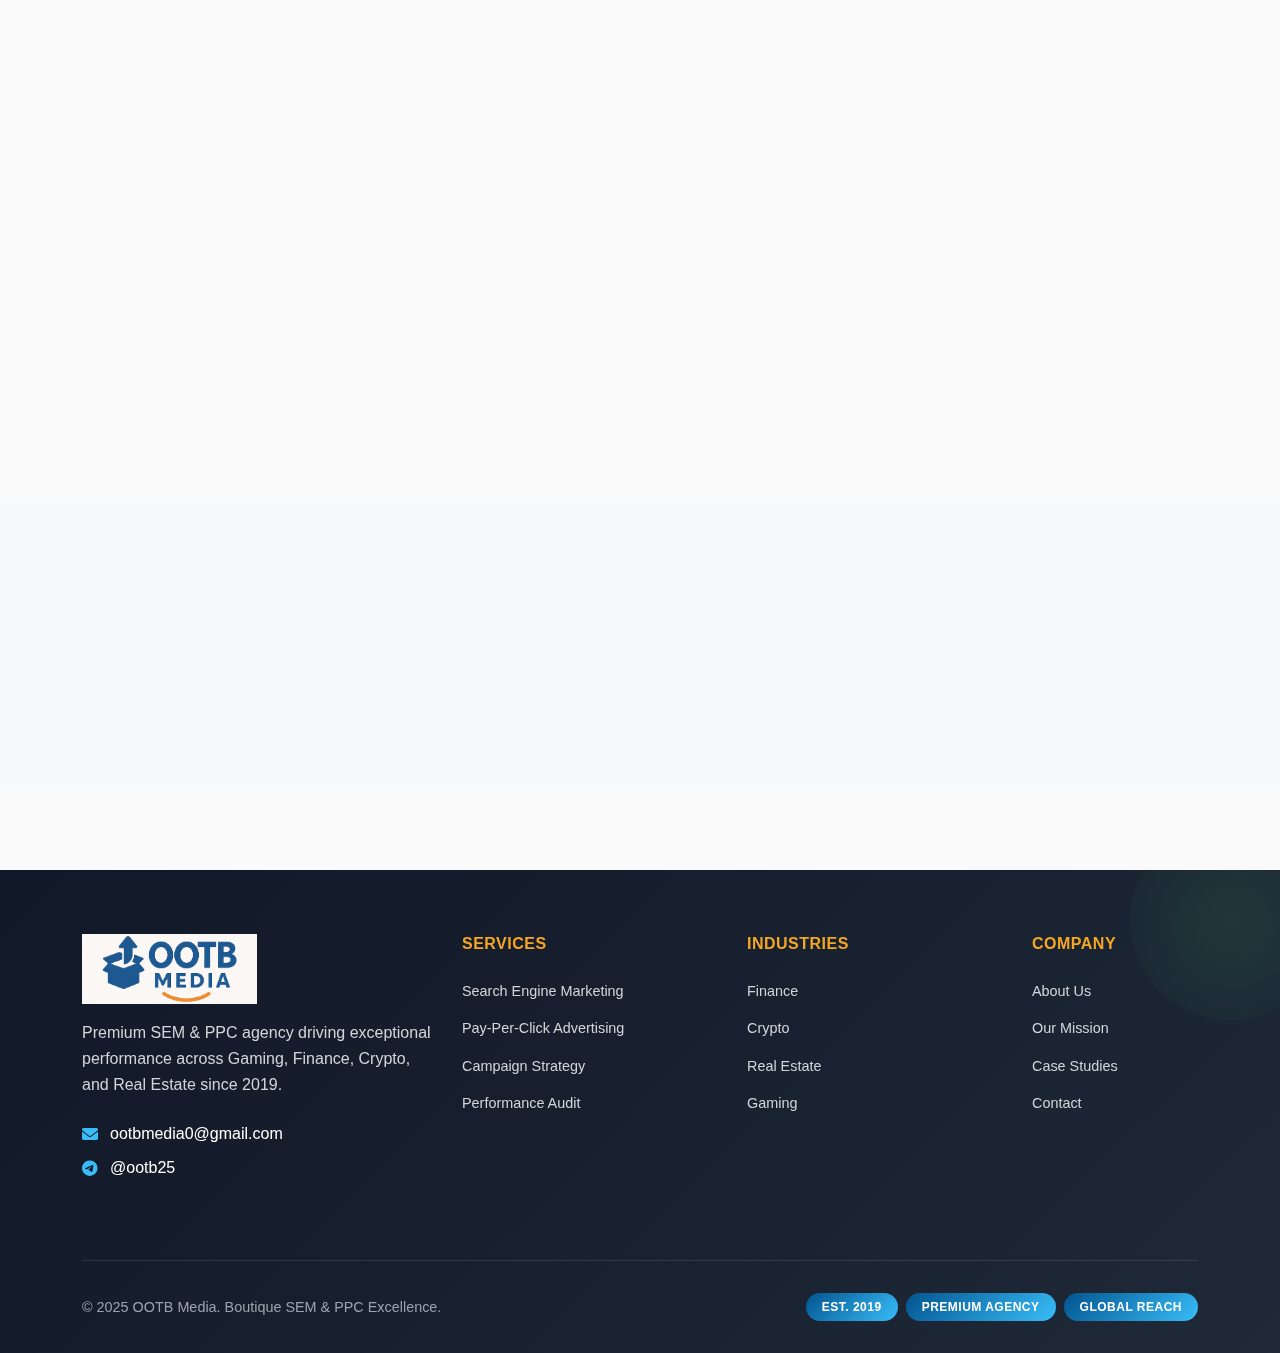
<file: gaming.html>
<!DOCTYPE html>
<html lang="en">
<head>
    <meta charset="UTF-8">
    <meta name="viewport" content="width=device-width, initial-scale=1.0">
    <title>Gaming Industry SEM & PPC | OOTB Media - Mobile Games & Esports Marketing</title>
    <meta name="description" content="OOTB Media specializes in Gaming industry SEM & PPC campaigns. Expert mobile game marketing, esports advertising, and user acquisition strategies for gaming platforms.">
    
    
    <link href="https://cdn.jsdelivr.net/npm/bootstrap@5.3.0/dist/css/bootstrap.min.css" rel="stylesheet">
    <link href="https://cdnjs.cloudflare.com/ajax/libs/font-awesome/6.0.0/css/all.min.css" rel="stylesheet">
    <link href="style.css" rel="stylesheet">
    <link rel="icon" href="img/favicon.png" type="image/png">
</head>
<body>
    <div class="svg-background">
        <svg viewBox="0 0 1920 1080" preserveAspectRatio="xMidYMid slice">
            <defs>
                <linearGradient id="grad1" x1="0%" y1="0%" x2="100%" y2="100%">
                    <stop offset="0%" style="stop-color:#4ADE80;stop-opacity:0.1" />
                    <stop offset="100%" style="stop-color:#38BDF8;stop-opacity:0.1" />
                </linearGradient>
            </defs>
            <g class="parallax-lines">
                <path d="M0,300 Q400,200 800,300 T1600,300 L1600,0 L0,0 Z" fill="url(#grad1)"/>
                <path d="M200,500 Q600,400 1000,500 T1800,500 L1800,200 L200,200 Z" fill="none" stroke="#4ADE80" stroke-width="2" opacity="0.3"/>
                <path d="M-100,700 Q300,600 700,700 T1500,700 L1500,400 L-100,400 Z" fill="none" stroke="#38BDF8" stroke-width="1" opacity="0.2"/>
            </g>
        </svg>
    </div>

    <nav class="navbar navbar-expand-lg navbar-light fixed-top" id="mainNav"
    style="padding-top: 0px; padding-bottom: 0px;">
        <div class="container">
            <a class="navbar-brand fw-bold" href="index.html"><img src="img/logo-rect.png" alt="OOTB Media" height="70"></a>
            <div class="floating-telegram d-lg-none">
                <a href="https://t.me/ootb25" target="_blank" class="telegram-btn" aria-label="Telegram">
                    <i class="fab fa-telegram-plane fa-lg"></i>
                </a>
            </div>
            <button class="navbar-toggler" type="button" data-bs-toggle="collapse" data-bs-target="#navbarNav">
                <span class="navbar-toggler-icon"></span>
            </button>
            <div class="collapse navbar-collapse" id="navbarNav">
                <ul class="navbar-nav ms-auto">
                    <li class="nav-item">
                        <a class="nav-link" href="index.html">Home</a>
                    </li>
                    <li class="nav-item dropdown">
                        <a class="nav-link active" href="#" id="industriesDropdown" role="button" data-bs-toggle="dropdown">
                            Industries
                        </a>
                        <ul class="dropdown-menu">
                          
                            <li><a class="dropdown-item" href="finance.html">Finance</a></li>
                            <li><a class="dropdown-item" href="crypto.html">Crypto</a></li>
                            <li><a class="dropdown-item" href="real-estate.html">Real Estate</a></li>
                            <li><a class="dropdown-item active" href="gaming.html">Gaming</a></li>
                        </ul>
                    </li>
                    <li class="nav-item">
                        <a class="nav-link" href="about.html">About</a>
                    </li>
                    <li class="nav-item">
                        <a class="nav-link" href="contact.html">Contact</a>
                    </li>
                    <li class="nav-item d-lg-none mt-2">
                        <a class="btn btn-accent w-100 telegram-menu-btn" href="https://t.me/ootb25" target="_blank">
                            <i class="fab fa-telegram-plane me-2"></i>Telegram
                        </a>
                    </li>
                </ul>
            </div>
        </div>
    </nav>

    <section class="hero-section-alt industry-hero gaming-hero" id="hero">
        <div class="container">
            <div class="row align-items-center min-vh-100">
                <div class="col-lg-6">
                    <div class="hero-content reveal-up">
                        <div class="industry-badge gaming">
                            <i class="fas fa-gamepad me-2"></i>Gaming Industry
                        </div>
                        <h1 class="hero-title">
                            Level Up Your<br>
                            <span class="text-accent accent-reveal">Gaming Marketing</span>
                        </h1>
                        <p class="hero-subtitle">Drive player acquisition, boost in-app purchases, and maximize lifetime value with precision-targeted SEM & PPC campaigns for mobile games, console titles, and gaming platforms.</p>
                        <div class="hero-stats-inline">
                            <div class="stat-inline">
                                <span class="stat-number" data-target="500" data-suffix="M+">0</span>
                                <span class="stat-label">Players Reached</span>
                            </div>
                            <div class="stat-inline">
                                <span class="stat-number" data-target="2.8" data-suffix="x" data-decimals="1">0</span>
                                <span class="stat-label">Avg ROAS</span>
                            </div>
                            <div class="stat-inline">
                                <span class="stat-number" data-prefix="$" data-target="15" data-suffix="M+">0</span>
                                <span class="stat-label">Ad Spend Managed</span>
                            </div>
                        </div>
                    </div>
                </div>
                <div class="col-lg-6">
                    <div class="industry-visual gaming-visual reveal-up" style="animation-delay: 0.3s; background-image: url('img/industry-gaming.webp'); background-size: cover; background-position: center; border-radius: 20px;">
                        <div class="gaming-elements">
                            <div class="game-element element-1">
                                <i class="fas fa-mobile-alt"></i>
                                <span>Mobile Games</span>
                            </div>
                            <div class="game-element element-2">
                                <i class="fas fa-trophy"></i>
                                <span>Esports</span>
                            </div>
                            <div class="game-element element-3">
                                <i class="fas fa-desktop"></i>
                                <span>PC Gaming</span>
                            </div>
                            <div class="game-element element-4">
                                <i class="fas fa-users"></i>
                                <span>Community</span>
                            </div>
                        </div>
                    </div>
                </div>
            </div>
        </div>
    </section>

    <section class="py-5" id="expertise">
        <div class="container">
            <div class="row mb-5">
                <div class="col-lg-8 mx-auto text-center">
                    <div class="reveal-up">
                        <h2 class="section-title">Gaming <span class="text-accent">Expertise</span></h2>
                        <p class="section-subtitle">Comprehensive marketing solutions across all gaming verticals</p>
                    </div>
                </div>
            </div>
            <div class="row">
                <div class="col-lg-6 mb-4">
                    <div class="expertise-card reveal-up">
                        <div class="expertise-icon">
                            <i class="fas fa-mobile-alt"></i>
                        </div>
                        <h4>Mobile Game Marketing</h4>
                        <p>User acquisition campaigns for iOS and Android games, optimized for install rates, retention, and in-app purchases.</p>
                        <ul class="expertise-list">
                            <li>App Store Optimization (ASO)</li>
                            <li>Cross-platform UA campaigns</li>
                            <li>LTV-focused targeting</li>
                            <li>Creative testing & optimization</li>
                        </ul>
                    </div>
                </div>
                <div class="col-lg-6 mb-4">
                    <div class="expertise-card reveal-up" style="animation-delay: 0.1s;">
                        <div class="expertise-icon">
                            <i class="fas fa-trophy"></i>
                        </div>
                        <h4>Esports & Competitive Gaming</h4>
                        <p>Tournament promotion, team sponsorship campaigns, and community building for esports organizations and events.</p>
                        <ul class="expertise-list">
                            <li>Tournament marketing</li>
                            <li>Sponsorship campaigns</li>
                            <li>Community engagement</li>
                            <li>Brand partnerships</li>
                        </ul>
                    </div>
                </div>
                <div class="col-lg-6 mb-4">
                    <div class="expertise-card reveal-up" style="animation-delay: 0.2s;">
                        <div class="expertise-icon">
                            <i class="fas fa-desktop"></i>
                        </div>
                        <h4>PC & Console Gaming</h4>
                        <p>Steam, Epic Games, PlayStation, and Xbox marketing campaigns for AAA titles and indie games.</p>
                        <ul class="expertise-list">
                            <li>Platform-specific campaigns</li>
                            <li>Pre-launch & launch strategies</li>
                            <li>DLC & expansion promotion</li>
                            <li>Community building</li>
                        </ul>
                    </div>
                </div>
                <div class="col-lg-6 mb-4">
                    <div class="expertise-card reveal-up" style="animation-delay: 0.3s;">
                        <div class="expertise-icon">
                            <i class="fas fa-gamepad"></i>
                        </div>
                        <h4>Gaming Platforms & Services</h4>
                        <p>Marketing for gaming hardware, streaming services, gaming accessories, and platform ecosystems.</p>
                        <ul class="expertise-list">
                            <li>Hardware marketing</li>
                            <li>Streaming platform promotion</li>
                            <li>Gaming service campaigns</li>
                            <li>B2B gaming solutions</li>
                        </ul>
                    </div>
                </div>
            </div>
        </div>
    </section>

    <section class="py-5 bg-light" id="case-studies">
        <div class="container">
            <div class="row mb-5">
                <div class="col-lg-8 mx-auto text-center">
                    <div class="reveal-up">
                        <h2 class="section-title">Gaming Success <span class="text-accent">Stories</span></h2>
                        <p class="section-subtitle">Real results from our gaming campaigns</p>
                    </div>
                </div>
            </div>
            <div class="row">
                <div class="col-lg-4 mb-4">
                    <div class="case-card reveal-up">
                        <div class="case-header">
                            <span class="case-industry gaming">Mobile RPG</span>
                            <h5>Fantasy Quest Launch</h5>
                        </div>
                        <div class="case-results">
                            <div class="result-item">
                                <span class="result-number">2.4M</span>
                                <span class="result-label">New Players</span>
                            </div>
                            <div class="result-item">
                                <span class="result-number">340%</span>
                                <span class="result-label">ROAS</span>
                            </div>
                        </div>
                        <p class="case-description">Global mobile RPG launch campaign targeting 15+ countries with localized creative and strategic keyword bidding.</p>
                        <div class="case-metrics">
                            <div class="metric-item">
                                <span class="metric-label">Install Rate:</span>
                                <span class="metric-value">12.4%</span>
                            </div>
                            <div class="metric-item">
                                <span class="metric-label">D7 Retention:</span>
                                <span class="metric-value">28%</span>
                            </div>
                        </div>
                    </div>
                </div>
                <div class="col-lg-4 mb-4">
                    <div class="case-card reveal-up" style="animation-delay: 0.1s;">
                        <div class="case-header">
                            <span class="case-industry gaming">PC Gaming</span>
                            <h5>Indie Strategy Game</h5>
                        </div>
                        <div class="case-results">
                            <div class="result-item">
                                <span class="result-number">850K</span>
                                <span class="result-label">Steam Wishlists</span>
                            </div>
                            <div class="result-item">
                                <span class="result-number">280%</span>
                                <span class="result-label">Launch Sales</span>
                            </div>
                        </div>
                        <p class="case-description">Pre-launch Steam campaign building community interest and day-one sales momentum for indie strategy title.</p>
                        <div class="case-metrics">
                            <div class="metric-item">
                                <span class="metric-label">Wishlist CVR:</span>
                                <span class="metric-value">34%</span>
                            </div>
                            <div class="metric-item">
                                <span class="metric-label">Day 1 Sales:</span>
                                <span class="metric-value">$420K</span>
                            </div>
                        </div>
                    </div>
                </div>
                <div class="col-lg-4 mb-4">
                    <div class="case-card reveal-up" style="animation-delay: 0.2s;">
                        <div class="case-header">
                            <span class="case-industry gaming">Esports</span>
                            <h5>Tournament Series</h5>
                        </div>
                        <div class="case-results">
                            <div class="result-item">
                                <span class="result-number">5.2M</span>
                                <span class="result-label">Total Views</span>
                            </div>
                            <div class="result-item">
                                <span class="result-number">450%</span>
                                <span class="result-label">Engagement</span>
                            </div>
                        </div>
                        <p class="case-description">Multi-platform esports tournament promotion driving viewership and sponsor value across Twitch, YouTube, and social media.</p>
                        <div class="case-metrics">
                            <div class="metric-item">
                                <span class="metric-label">Avg. Viewership:</span>
                                <span class="metric-value">186K</span>
                            </div>
                            <div class="metric-item">
                                <span class="metric-label">Sponsor ROI:</span>
                                <span class="metric-value">380%</span>
                            </div>
                        </div>
                    </div>
                </div>
            </div>
        </div>
    </section>

    <section class="metric-section" id="gaming-kpis">
        <div class="container">
            <div class="row">
                <div class="col-lg-10 mx-auto">
                    <div class="metric-header reveal-up text-center">
                        <h2 class="section-title">Gaming <span class="text-accent">KPIs</span> Preview</h2>
                        <p class="section-subtitle">Projected performance indicators based on historical campaigns</p>
                    </div>
                    <div class="metric-bars reveal-up">
                        <div class="bar" data-value="78">
                            <div class="bar-label">Install Rate</div>
                            <div class="bar-track"><div class="bar-fill accent-green"></div></div>
                            <div class="bar-value">78%</div>
                        </div>
                        <div class="bar" data-value="64">
                            <div class="bar-label">D7 Retention</div>
                            <div class="bar-track"><div class="bar-fill accent-blue"></div></div>
                            <div class="bar-value">64%</div>
                        </div>
                        <div class="bar" data-value="42">
                            <div class="bar-label">IAP Conversion</div>
                            <div class="bar-track"><div class="bar-fill accent-warm"></div></div>
                            <div class="bar-value">42%</div>
                        </div>
                    </div>
                </div>
            </div>
        </div>
    </section>

    <section class="py-5" id="services">
        <div class="container">
            <div class="row mb-5">
                <div class="col-lg-8 mx-auto text-center">
                    <div class="reveal-up">
                        <h2 class="section-title">Gaming <span class="text-accent">Services</span></h2>
                        <p class="section-subtitle">Specialized solutions for gaming industry success</p>
                    </div>
                </div>
            </div>
            <div class="row">
                <div class="col-lg-4 mb-4">
                    <div class="process-card reveal-up" style="--pcolor: var(--accent-green);">
                        <div class="process-icon">
                            <i class="fas fa-search"></i>
                        </div>
                        <h6 class="process-title">User Acquisition</h6>
                        <p class="process-text">Precision-targeted campaigns to acquire high-value players across all gaming platforms and genres.</p>
                        <div class="service-features">
                            <span class="feature-tag">Cross-platform UA</span>
                            <span class="feature-tag">LTV optimization</span>
                            <span class="feature-tag">Cohort analysis</span>
                            <span class="feature-tag">Creative testing</span>
                        </div>
                    </div>
                </div>
                <div class="col-lg-4 mb-4">
                    <div class="process-card reveal-up" style="animation-delay: 0.1s; --pcolor: var(--accent-green);">
                        <div class="process-icon">
                            <i class="fas fa-chart-line"></i>
                        </div>
                        <h6 class="process-title">Retention Campaigns</h6>
                        <p class="process-text">Re-engagement strategies to bring back lapsed players and increase session frequency and duration.</p>
                        <div class="service-features">
                            <span class="feature-tag">Win-back campaigns</span>
                            <span class="feature-tag">Push notifications</span>
                            <span class="feature-tag">Event promotion</span>
                            <span class="feature-tag">Behavioral targeting</span>
                        </div>
                    </div>
                </div>
                <div class="col-lg-4 mb-4">
                    <div class="process-card reveal-up" style="animation-delay: 0.2s; --pcolor: var(--accent-green);">
                        <div class="process-icon">
                            <i class="fas fa-rocket"></i>
                        </div>
                        <h6 class="process-title">Launch Strategies</h6>
                        <p class="process-text">Comprehensive launch campaigns from pre-launch buzz to post-launch momentum and community building.</p>
                        <div class="service-features">
                            <span class="feature-tag">Pre-launch hype</span>
                            <span class="feature-tag">Launch day surge</span>
                            <span class="feature-tag">Community building</span>
                            <span class="feature-tag">Influencer partnerships</span>
                        </div>
                    </div>
                </div>
            </div>
        </div>
    </section>

    <section class="py-5 bg-light" id="cta">
        <div class="container">
            <div class="row">
                <div class="col-lg-8 mx-auto text-center">
                    <div class="reveal-up">
                        <h2 class="section-title">Ready to <span class="text-accent">Level Up</span> Your Gaming Marketing?</h2>
                        <p class="section-subtitle mb-4">Let's create a campaign that drives real player acquisition and engagement.</p>
                        <div class="cta-buttons">
                            <a href="contact.html" class="btn btn-accent btn-lg me-3">Start Your Campaign</a>
                            <a href="https://t.me/ootb25" target="_blank" class="btn btn-outline-dark btn-lg">
                                <i class="fab fa-telegram-plane me-2"></i>Quick Chat
                            </a>
                        </div>
                    </div>
                </div>
            </div>
        </div>
    </section>

    <footer class="footer" id="footer">
        <div class="container">
            <div class="row">
                <div class="col-lg-4 mb-4">
                    <div class="footer-brand">
                        <img src="img/logo-footer.png" alt="OOTB Media" class="mb-3" height="70">
                        <p class="footer-description">Premium SEM & PPC agency driving exceptional performance across Gaming, Finance, Crypto, and Real Estate since 2019.</p>
                        <div class="footer-contact">
                            <p><i class="fas fa-envelope me-2"></i><a href="mailto:ootbmedia0@gmail.com">ootbmedia0@gmail.com</a></p>
                            <p><i class="fab fa-telegram-plane me-2"></i><a href="https://t.me/ootb25" target="_blank">@ootb25</a></p>
                        </div>
                    </div>
                </div>
                <div class="col-lg-3 col-md-3 col-6 mb-4">
                    <h6 class="footer-title">Services</h6>
                    <ul class="footer-links">
                        <li><a href="index.html#services">Search Engine Marketing</a></li>
                        <li><a href="index.html#services">Pay-Per-Click Advertising</a></li>
                        <li><a href="contact.html">Campaign Strategy</a></li>
                        <li><a href="contact.html">Performance Audit</a></li>
                    </ul>
                </div>
                <div class="col-lg-3 col-md-3 col-6 mb-4">
                    <h6 class="footer-title">Industries</h6>
                    <ul class="footer-links">
                        
                        <li><a href="finance.html">Finance</a></li>
                        <li><a href="crypto.html">Crypto</a></li>
                        <li><a href="real-estate.html">Real Estate</a></li>
                        <li><a href="gaming.html">Gaming</a></li>
                    </ul>
                </div>
                <div class="col-lg-2 col-md-3 col-6 mb-4">
                    <h6 class="footer-title">Company</h6>
                    <ul class="footer-links">
                        <li><a href="about.html">About Us</a></li>
                        <li><a href="about.html#mission">Our Mission</a></li>
                        <li><a href="index.html#cases">Case Studies</a></li>
                        <li><a href="contact.html">Contact</a></li>
                    </ul>
                </div>
            </div>
            <div class="footer-bottom">
                <div class="row align-items-center">
                    <div class="col-md-6">
                        <p class="footer-copyright">&copy; 2025 OOTB Media. Boutique SEM & PPC Excellence.</p>
                    </div>
                    <div class="col-md-6 text-md-end">
                        <div class="footer-badges">
                            <span class="badge footer-badge">Est. 2019</span>
                            <span class="badge footer-badge">Premium Agency</span>
                            <span class="badge footer-badge">Global Reach</span>
                        </div>
                    </div>
                </div>
            </div>
        </div>
    </footer>

    <div class="floating-telegram">
        <a href="https://t.me/ootb25" target="_blank" class="telegram-btn">
            <i class="fab fa-telegram-plane"></i>
        </a>
    </div>

    <script src="https://cdn.jsdelivr.net/npm/bootstrap@5.3.0/dist/js/bootstrap.bundle.min.js"></script>
    <script src="main.js"></script>
</body>
</html>
</file>
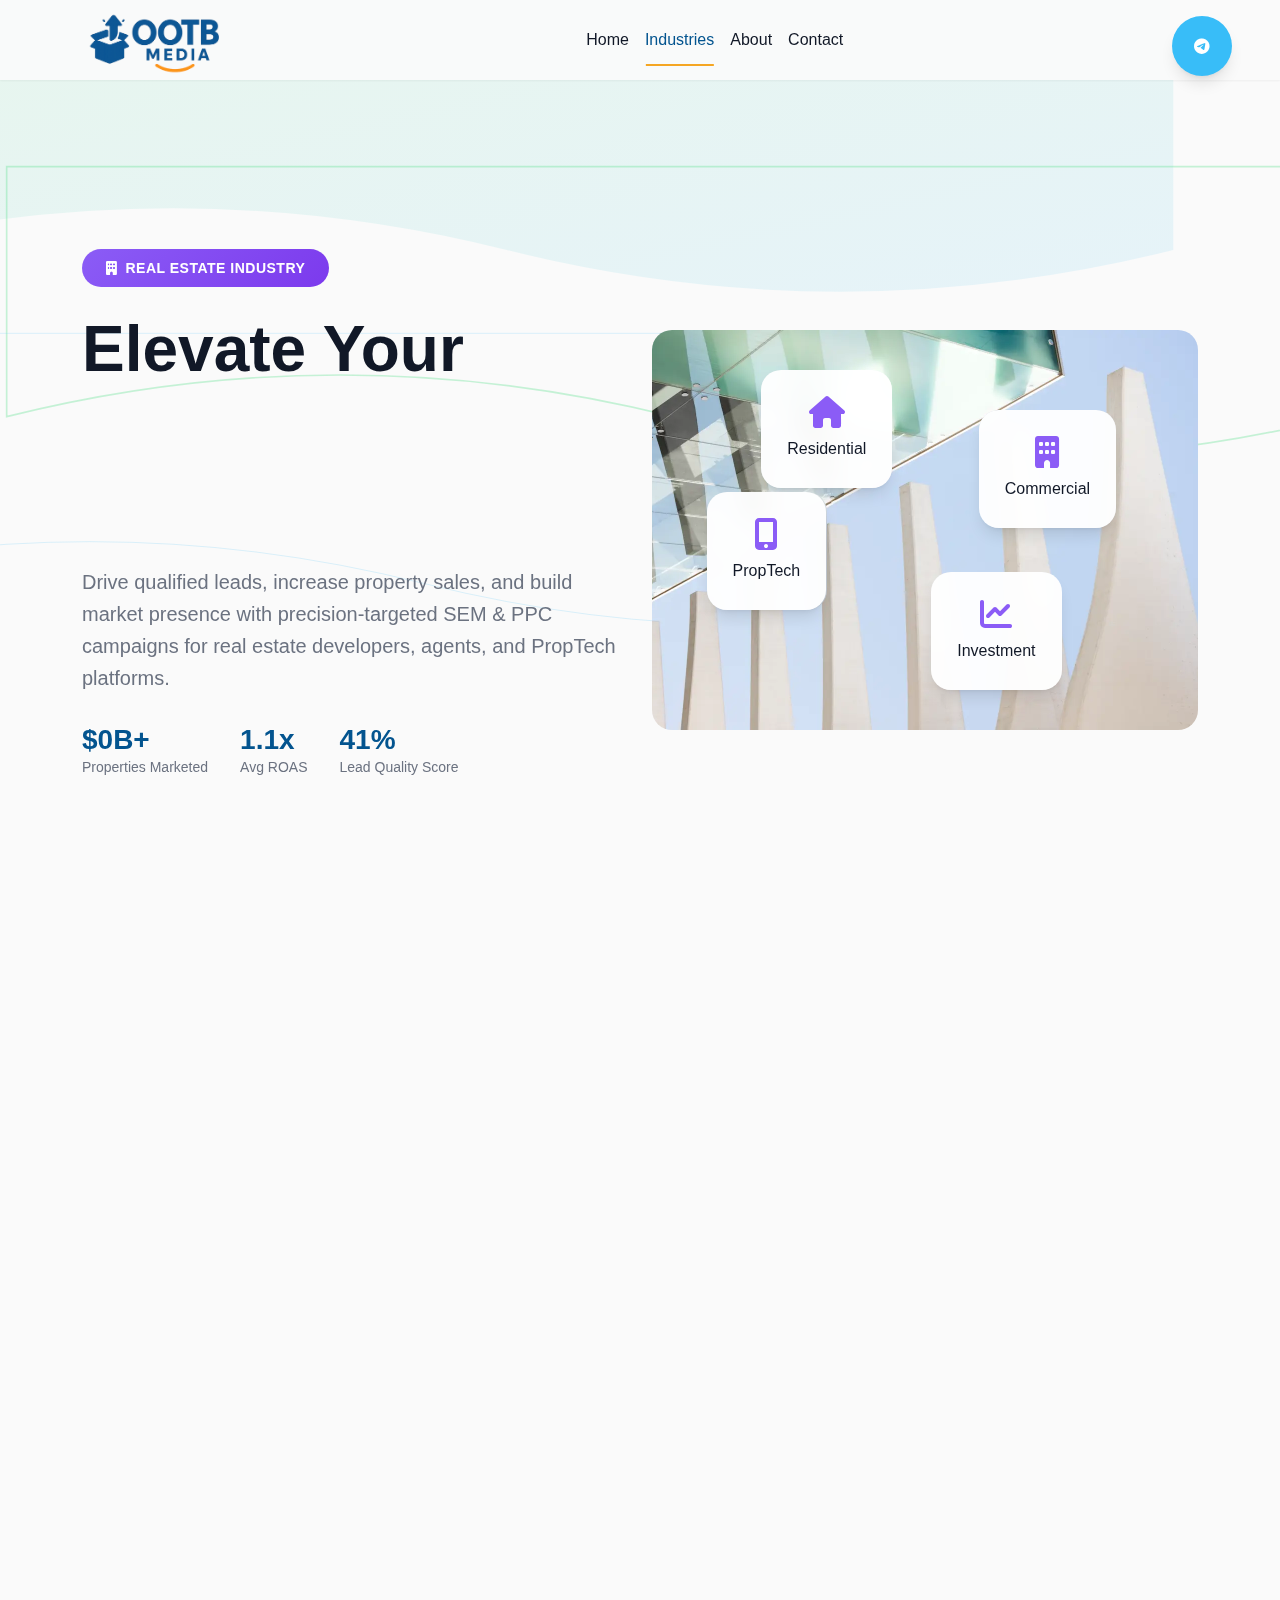
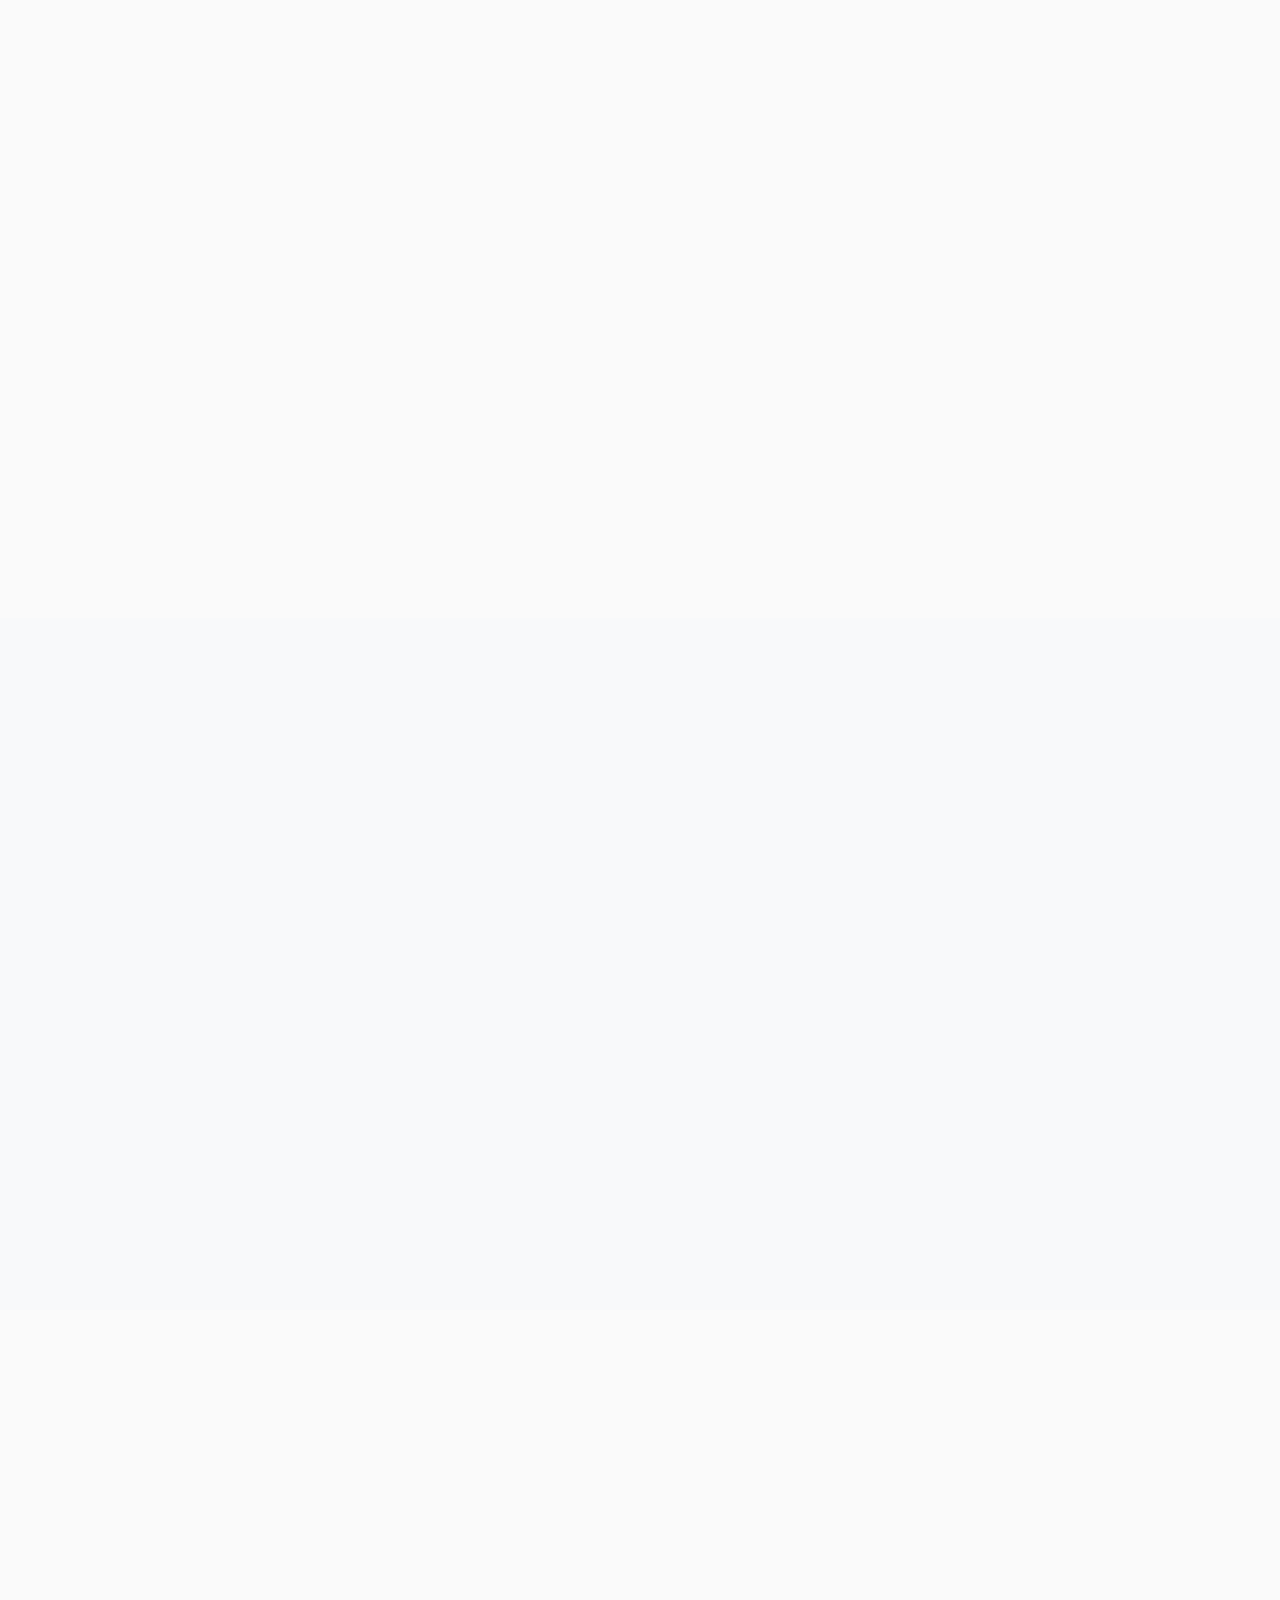
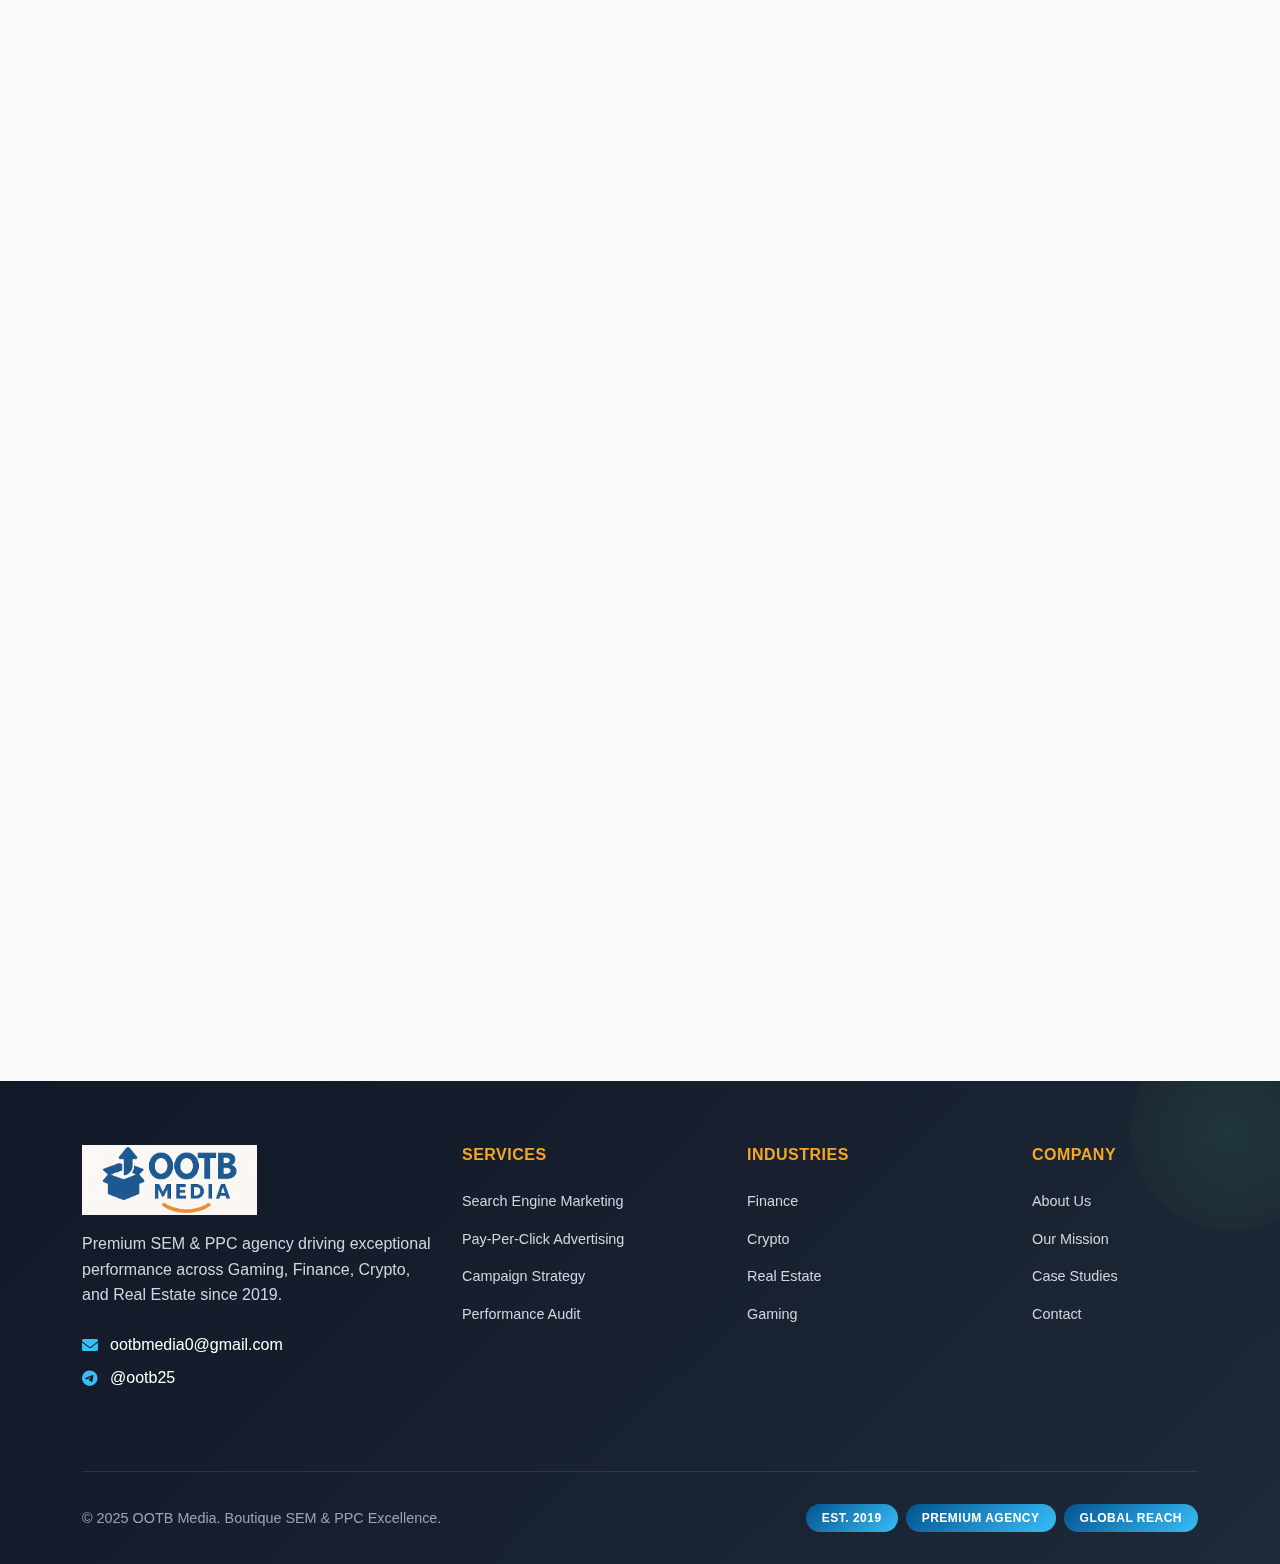
<file: real-estate.html>
<!DOCTYPE html>
<html lang="en">
<head>
    <meta charset="UTF-8">
    <meta name="viewport" content="width=device-width, initial-scale=1.0">
    <title>Real Estate Industry SEM & PPC | OOTB Media - Property & PropTech Marketing</title>
    <meta name="description" content="OOTB Media specializes in Real Estate industry SEM & PPC campaigns. Expert property marketing, PropTech advertising, and real estate lead generation strategies.">
    
        <link href="https://cdn.jsdelivr.net/npm/bootstrap@5.3.0/dist/css/bootstrap.min.css" rel="stylesheet">
    <link href="https://cdnjs.cloudflare.com/ajax/libs/font-awesome/6.0.0/css/all.min.css" rel="stylesheet">
    <link href="style.css" rel="stylesheet">
    <link rel="icon" href="img/favicon.png" type="image/png">
</head>
<body>
    <div class="svg-background">
        <svg viewBox="0 0 1920 1080" preserveAspectRatio="xMidYMid slice">
            <defs>
                <linearGradient id="grad1" x1="0%" y1="0%" x2="100%" y2="100%">
                    <stop offset="0%" style="stop-color:#4ADE80;stop-opacity:0.1" />
                    <stop offset="100%" style="stop-color:#38BDF8;stop-opacity:0.1" />
                </linearGradient>
            </defs>
            <g class="parallax-lines">
                <path d="M0,300 Q400,200 800,300 T1600,300 L1600,0 L0,0 Z" fill="url(#grad1)"/>
                <path d="M200,500 Q600,400 1000,500 T1800,500 L1800,200 L200,200 Z" fill="none" stroke="#4ADE80" stroke-width="2" opacity="0.3"/>
                <path d="M-100,700 Q300,600 700,700 T1500,700 L1500,400 L-100,400 Z" fill="none" stroke="#38BDF8" stroke-width="1" opacity="0.2"/>
            </g>
        </svg>
    </div>

    <nav class="navbar navbar-expand-lg navbar-light fixed-top" id="mainNav"
    style="padding-top: 0px; padding-bottom: 0px;">
        <div class="container">
            <a class="navbar-brand fw-bold" href="index.html"><img src="img/logo-rect.png" alt="OOTB Media" height="70"></a>
            <div class="floating-telegram d-lg-none">
                <a href="https://t.me/ootb25" target="_blank" class="telegram-btn" aria-label="Telegram">
                    <i class="fab fa-telegram-plane fa-lg"></i>
                </a>
            </div>
            <button class="navbar-toggler" type="button" data-bs-toggle="collapse" data-bs-target="#navbarNav">
                <span class="navbar-toggler-icon"></span>
            </button>
            <div class="collapse navbar-collapse" id="navbarNav">
                <ul class="navbar-nav ms-auto">
                    <li class="nav-item">
                        <a class="nav-link" href="index.html">Home</a>
                    </li>
                    <li class="nav-item dropdown">
                        <a class="nav-link active" href="#" id="industriesDropdown" role="button" data-bs-toggle="dropdown">
                            Industries
                        </a>
                        <ul class="dropdown-menu">
                           
                            <li><a class="dropdown-item" href="finance.html">Finance</a></li>
                            <li><a class="dropdown-item" href="crypto.html">Crypto</a></li>
                            <li><a class="dropdown-item active" href="real-estate.html">Real Estate</a></li>
                            <li><a class="dropdown-item" href="gaming.html">Gaming</a></li>
                        </ul>
                    </li>
                    <li class="nav-item">
                        <a class="nav-link" href="about.html">About</a>
                    </li>
                    <li class="nav-item">
                        <a class="nav-link" href="contact.html">Contact</a>
                    </li>
                </ul>
            </div>
        </div>
    </nav>

    <section class="hero-section-alt industry-hero realestate-hero" id="hero">
        <div class="container">
            <div class="row align-items-center min-vh-100">
                <div class="col-lg-6">
                    <div class="hero-content reveal-up">
                        <div class="industry-badge realestate">
                            <i class="fas fa-building me-2"></i>Real Estate Industry
                        </div>
                        <h1 class="hero-title">
                            Elevate Your<br>
                            <span class="accent-reveal" style="color: #8b5cf6;">Property Marketing</span>
                        </h1>
                        <p class="hero-subtitle">Drive qualified leads, increase property sales, and build market presence with precision-targeted SEM & PPC campaigns for real estate developers, agents, and PropTech platforms.</p>
                        <div class="hero-stats-inline">
                            <div class="stat-inline">
                                <span class="stat-number" data-prefix="$" data-target="2" data-suffix="B+">0</span>
                                <span class="stat-label">Properties Marketed</span>
                            </div>
                            <div class="stat-inline">
                                <span class="stat-number" data-target="2.2" data-suffix="x" data-decimals="1">0</span>
                                <span class="stat-label">Avg ROAS</span>
                            </div>
                            <div class="stat-inline">
                                <span class="stat-number" data-target="85" data-suffix="%">0</span>
                                <span class="stat-label">Lead Quality Score</span>
                            </div>
                        </div>
                    </div>
                </div>
                <div class="col-lg-6">
                    <div class="industry-visual realestate-visual reveal-up" style="animation-delay: 0.3s; background-image: url('img/industry-realestate.webp'); background-size: cover; background-position: center; border-radius: 20px;">
                        <div class="realestate-elements">
                            <div class="realestate-element element-1">
                                <i class="fas fa-home"></i>
                                <span>Residential</span>
                            </div>
                            <div class="realestate-element element-2">
                                <i class="fas fa-building"></i>
                                <span>Commercial</span>
                            </div>
                            <div class="realestate-element element-3">
                                <i class="fas fa-mobile-alt"></i>
                                <span>PropTech</span>
                            </div>
                            <div class="realestate-element element-4">
                                <i class="fas fa-chart-line"></i>
                                <span>Investment</span>
                            </div>
                        </div>
                    </div>
                </div>
            </div>
        </div>
    </section>

    <section class="py-5" id="expertise">
        <div class="container">
            <div class="row mb-5">
                <div class="col-lg-8 mx-auto text-center">
                    <div class="reveal-up">
                        <h2 class="section-title">Real Estate <span style="color: #8b5cf6;">Expertise</span></h2>
                        <p class="section-subtitle">Comprehensive marketing solutions across property and technology sectors</p>
                    </div>
                </div>
            </div>
            <div class="row">
                <div class="col-lg-6 mb-4">
                    <div class="expertise-card reveal-up">
                        <div class="expertise-icon">
                            <i class="fas fa-home"></i>
                        </div>
                        <h4>Residential Property Marketing</h4>
                        <p>Lead generation and sales campaigns for residential developers, agents, and home buyers across all price segments.</p>
                        <ul class="expertise-list">
                            <li>New Development Launches</li>
                            <li>Buyer Lead Generation</li>
                            <li>Luxury Property Marketing</li>
                            <li>First-Time Buyer Campaigns</li>
                        </ul>
                    </div>
                </div>
                <div class="col-lg-6 mb-4">
                    <div class="expertise-card reveal-up" style="animation-delay: 0.1s;">
                        <div class="expertise-icon">
                            <i class="fas fa-building"></i>
                        </div>
                        <h4>Commercial Real Estate</h4>
                        <p>B2B marketing campaigns for commercial properties, office spaces, retail locations, and industrial facilities.</p>
                        <ul class="expertise-list">
                            <li>Office Space Leasing</li>
                            <li>Retail Location Marketing</li>
                            <li>Industrial Property Promotion</li>
                            <li>Investment Property Sales</li>
                        </ul>
                    </div>
                </div>
                <div class="col-lg-6 mb-4">
                    <div class="expertise-card reveal-up" style="animation-delay: 0.2s;">
                        <div class="expertise-icon">
                            <i class="fas fa-mobile-alt"></i>
                        </div>
                        <h4>PropTech & Real Estate Tech</h4>
                        <p>User acquisition and platform growth for real estate technology companies, platforms, and SaaS solutions.</p>
                        <ul class="expertise-list">
                            <li>Platform User Acquisition</li>
                            <li>SaaS Tool Marketing</li>
                            <li>Virtual Tour Platforms</li>
                            <li>Real Estate App Growth</li>
                        </ul>
                    </div>
                </div>
                <div class="col-lg-6 mb-4">
                    <div class="expertise-card reveal-up" style="animation-delay: 0.3s;">
                        <div class="expertise-icon">
                            <i class="fas fa-chart-line"></i>
                        </div>
                        <h4>Real Estate Investment</h4>
                        <p>Marketing campaigns for REITs, crowdfunding platforms, and investment opportunities targeting qualified investors.</p>
                        <ul class="expertise-list">
                            <li>REIT Marketing</li>
                            <li>Crowdfunding Campaigns</li>
                            <li>Investor Lead Generation</li>
                            <li>Syndication Promotion</li>
                        </ul>
                    </div>
                </div>
            </div>
        </div>
    </section>

    <section class="py-5 bg-light" id="case-studies">
        <div class="container">
            <div class="row mb-5">
                <div class="col-lg-8 mx-auto text-center">
                    <div class="reveal-up">
                        <h2 class="section-title">Real Estate Success <span style="color: #8b5cf6;">Stories</span></h2>
                        <p class="section-subtitle">Proven results in property marketing campaigns</p>
                    </div>
                </div>
            </div>
            <div class="row">
                <div class="col-lg-4 mb-4">
                    <div class="case-card reveal-up">
                        <div class="case-header">
                            <span class="case-industry realestate">Luxury Development</span>
                            <h5>Waterfront Condos</h5>
                        </div>
                        <div class="case-results">
                            <div class="result-item">
                                <span class="result-number">156</span>
                                <span class="result-label">Qualified Leads</span>
                            </div>
                            <div class="result-item">
                                <span class="result-number">89%</span>
                                <span class="result-label">Cost Reduction</span>
                            </div>
                        </div>
                        <p class="case-description">Luxury waterfront condominium marketing campaign targeting high-net-worth individuals with geographic precision targeting.</p>
                        <div class="case-metrics">
                            <div class="metric-item">
                                <span class="metric-label">Cost per Lead:</span>
                                <span class="metric-value">$180</span>
                            </div>
                            <div class="metric-item">
                                <span class="metric-label">Sales Conversion:</span>
                                <span class="metric-value">28%</span>
                            </div>
                        </div>
                    </div>
                </div>
                <div class="col-lg-4 mb-4">
                    <div class="case-card reveal-up" style="animation-delay: 0.1s;">
                        <div class="case-header">
                            <span class="case-industry realestate">PropTech Platform</span>
                            <h5>Virtual Tour SaaS</h5>
                        </div>
                        <div class="case-results">
                            <div class="result-item">
                                <span class="result-number">12K</span>
                                <span class="result-label">Agent Signups</span>
                            </div>
                            <div class="result-item">
                                <span class="result-number">340%</span>
                                <span class="result-label">Platform Growth</span>
                            </div>
                        </div>
                        <p class="case-description">Virtual tour platform growth campaign targeting real estate agents and brokers with freemium conversion strategy.</p>
                        <div class="case-metrics">
                            <div class="metric-item">
                                <span class="metric-label">Trial to Paid:</span>
                                <span class="metric-value">24%</span>
                            </div>
                            <div class="metric-item">
                                <span class="metric-label">Monthly Retention:</span>
                                <span class="metric-value">86%</span>
                            </div>
                        </div>
                    </div>
                </div>
                <div class="col-lg-4 mb-4">
                    <div class="case-card reveal-up" style="animation-delay: 0.2s;">
                        <div class="case-header">
                            <span class="case-industry realestate">Commercial Leasing</span>
                            <h5>Office Space Campaign</h5>
                        </div>
                        <div class="case-results">
                            <div class="result-item">
                                <span class="result-number">95%</span>
                                <span class="result-label">Occupancy Rate</span>
                            </div>
                            <div class="result-item">
                                <span class="result-number">220%</span>
                                <span class="result-label">Inquiry Volume</span>
                            </div>
                        </div>
                        <p class="case-description">Commercial office leasing campaign targeting growing companies and startups in metropolitan business districts.</p>
                        <div class="case-metrics">
                            <div class="metric-item">
                                <span class="metric-label">Avg. Lease Size:</span>
                                <span class="metric-value">4,200 sq ft</span>
                            </div>
                            <div class="metric-item">
                                <span class="metric-label">Time to Lease:</span>
                                <span class="metric-value">45 days</span>
                            </div>
                        </div>
                    </div>
                </div>
            </div>
        </div>
    </section>

    <section class="timeline-section" id="realestate-timeline">
        <div class="container">
            <div class="row">
                <div class="col-lg-8 mx-auto">
                    <div class="reveal-up text-center mb-4">
                        <h2 class="section-title">Sales <span style="color: #8b5cf6;">Lifecycle</span></h2>
                        <p class="section-subtitle">From first touch to signed contract</p>
                    </div>
                    <ol class="timeline accent-purple reveal-up">
                        <li class="timeline-item">
                            <h6 class="timeline-title">Discovery & Targeting</h6>
                            <p class="timeline-text">Define geo, audience segments, and property highlights to attract qualified buyers or tenants.</p>
                        </li>
                        <li class="timeline-item">
                            <h6 class="timeline-title">Lead Capture & Nurture</h6>
                            <p class="timeline-text">High-intent forms, instant responses, and tailored drip campaigns for each segment.</p>
                        </li>
                        <li class="timeline-item">
                            <h6 class="timeline-title">Viewing & Qualification</h6>
                            <p class="timeline-text">Virtual tours, on-site showings, and financial pre-qualification to streamline decisions.</p>
                        </li>
                        <li class="timeline-item">
                            <h6 class="timeline-title">Closing & Follow-up</h6>
                            <p class="timeline-text">Offer negotiation, contract support, and post-sale referral programs to compound growth.</p>
                        </li>
                    </ol>
                </div>
            </div>
        </div>
    </section>

    <section class="py-5" id="services">
        <div class="container">
            <div class="row mb-5">
                <div class="col-lg-8 mx-auto text-center">
                    <div class="reveal-up">
                        <h2 class="section-title">Real Estate <span style="color: #8b5cf6;">Services</span></h2>
                        <p class="section-subtitle">Specialized solutions for property industry success</p>
                    </div>
                </div>
            </div>
            <div class="row">
                <div class="col-lg-4 mb-4">
                    <div class="process-card reveal-up" style="--pcolor: #8b5cf6;">
                        <div class="process-icon">
                            <i class="fas fa-map-marker-alt"></i>
                        </div>
                        <h6 class="process-title">Geo-Targeted Lead Generation</h6>
                        <p class="process-text">Precision location-based campaigns to reach buyers and tenants in specific neighborhoods, school districts, and market areas.</p>
                        <div class="service-features">
                            <span class="feature-tag">Hyperlocal Targeting</span>
                            <span class="feature-tag">School District Focus</span>
                            <span class="feature-tag">Demographic Layering</span>
                            <span class="feature-tag">Market Area Analysis</span>
                        </div>
                    </div>
                </div>
                <div class="col-lg-4 mb-4">
                    <div class="process-card reveal-up" style="animation-delay: 0.1s; --pcolor: #8b5cf6;">
                        <div class="process-icon">
                            <i class="fas fa-eye"></i>
                        </div>
                        <h6 class="process-title">Virtual Property Marketing</h6>
                        <p class="process-text">Campaigns promoting virtual tours, 3D walkthroughs, and digital property showcases to drive remote viewings.</p>
                        <div class="service-features">
                            <span class="feature-tag">Virtual Tour Promotion</span>
                            <span class="feature-tag">3D Showcase Marketing</span>
                            <span class="feature-tag">Remote Viewing Drives</span>
                            <span class="feature-tag">Digital Open Houses</span>
                        </div>
                    </div>
                </div>
                <div class="col-lg-4 mb-4">
                    <div class="process-card reveal-up" style="animation-delay: 0.2s; --pcolor: #8b5cf6;">
                        <div class="process-icon">
                            <i class="fas fa-handshake"></i>
                        </div>
                        <h6 class="process-title">Lifecycle Marketing</h6>
                        <p class="process-text">Multi-touch campaigns that nurture leads from initial interest through closing and beyond for repeat business.</p>
                        <div class="service-features">
                            <span class="feature-tag">Lead Nurturing</span>
                            <span class="feature-tag">Drip Campaigns</span>
                            <span class="feature-tag">Closing Support</span>
                            <span class="feature-tag">Referral Programs</span>
                        </div>
                    </div>
                </div>
            </div>
        </div>
    </section>
    <section class="py-5 bg-light" id="cta">
        <div class="container">
            <div class="row">
                <div class="col-lg-8 mx-auto text-center">
                    <div class="reveal-up">
                        <h2 class="section-title">Ready to <span style="color: #8b5cf6;">Elevate</span> Your Real Estate Marketing?</h2>
                        <p class="section-subtitle mb-4">Let's create targeted campaigns that drive qualified leads and accelerate property sales.</p>
                        <div class="cta-buttons">
                            <a href="contact.html" class="btn btn-accent btn-lg me-3">Start Your Campaign</a>
                            <a href="https://t.me/ootb25" target="_blank" class="btn btn-outline-dark btn-lg">
                                <i class="fab fa-telegram-plane me-2"></i>Quick Chat
                            </a>
                        </div>
                    </div>
                </div>
            </div>
        </div>
    </section>

    <footer class="footer" id="footer">
        <div class="container">
            <div class="row">
                <div class="col-lg-4 mb-4">
                    <div class="footer-brand">
                        <img src="img/logo-footer.png" alt="OOTB Media" class="mb-3" height="70">
                        <p class="footer-description">Premium SEM & PPC agency driving exceptional performance across Gaming, Finance, Crypto, and Real Estate since 2019.</p>
                        <div class="footer-contact">
                            <p><i class="fas fa-envelope me-2"></i><a href="mailto:ootbmedia0@gmail.com">ootbmedia0@gmail.com</a></p>
                            <p><i class="fab fa-telegram-plane me-2"></i><a href="https://t.me/ootb25" target="_blank">@ootb25</a></p>
                        </div>
                    </div>
                </div>
                <div class="col-lg-3 col-md-3 col-6 mb-4">
                    <h6 class="footer-title">Services</h6>
                    <ul class="footer-links">
                        <li><a href="index.html#services">Search Engine Marketing</a></li>
                        <li><a href="index.html#services">Pay-Per-Click Advertising</a></li>
                        <li><a href="contact.html">Campaign Strategy</a></li>
                        <li><a href="contact.html">Performance Audit</a></li>
                    </ul>
                </div>
                <div class="col-lg-3 col-md-3 col-6 mb-4">
                    <h6 class="footer-title">Industries</h6>
                    <ul class="footer-links">
                        
                        <li><a href="finance.html">Finance</a></li>
                        <li><a href="crypto.html">Crypto</a></li>
                        <li><a href="real-estate.html">Real Estate</a></li>
                        <li><a href="gaming.html">Gaming</a></li>
                    </ul>
                </div>
                <div class="col-lg-2 col-md-3 col-6 mb-4">
                    <h6 class="footer-title">Company</h6>
                    <ul class="footer-links">
                        <li><a href="about.html">About Us</a></li>
                        <li><a href="about.html#mission">Our Mission</a></li>
                        <li><a href="index.html#cases">Case Studies</a></li>
                        <li><a href="contact.html">Contact</a></li>
                    </ul>
                </div>
            </div>
            <div class="footer-bottom">
                <div class="row align-items-center">
                    <div class="col-md-6">
                        <p class="footer-copyright">&copy; 2025 OOTB Media. Boutique SEM & PPC Excellence.</p>
                    </div>
                    <div class="col-md-6 text-md-end">
                        <div class="footer-badges">
                            <span class="badge footer-badge">Est. 2019</span>
                            <span class="badge footer-badge">Premium Agency</span>
                            <span class="badge footer-badge">Global Reach</span>
                        </div>
                    </div>
                </div>
            </div>
        </div>
    </footer>

    <div class="floating-telegram">
        <a href="https://t.me/ootb25" target="_blank" class="telegram-btn">
            <i class="fab fa-telegram-plane"></i>
        </a>
    </div>

    <script src="https://cdn.jsdelivr.net/npm/bootstrap@5.3.0/dist/js/bootstrap.bundle.min.js"></script>
    <script src="main.js"></script>
</body>
</html>
</file>
<file: style.css>
/* OOTB Media - Nordic Minimalist Design (Variant 3) */

:root {
    --bg-primary: #FAFAFA;
    --text-primary: #111827;
    --accent-green: #03548f;
    --accent-blue: #38BDF8;
    --accent-warm: #F5A623;
    --text-muted: #6B7280;
    --border-light: #E5E7EB;
    --white: #FFFFFF;
    --shadow-sm: 0 1px 2px 0 rgb(0 0 0 / 0.05);
    --shadow-md: 0 4px 6px -1px rgb(0 0 0 / 0.1), 0 2px 4px -2px rgb(0 0 0 / 0.1);
    --shadow-lg: 0 10px 15px -3px rgb(0 0 0 / 0.1), 0 4px 6px -4px rgb(0 0 0 / 0.1);
    --shadow-xl: 0 20px 25px -5px rgb(0 0 0 / 0.1), 0 8px 10px -6px rgb(0 0 0 / 0.1);
}

* {
    margin: 0;
    padding: 0;
    box-sizing: border-box;
}

body {
    font-family: 'Inter', -apple-system, BlinkMacSystemFont, 'Segoe UI', Roboto, Oxygen, Ubuntu, Cantarell, sans-serif;
    background-color: var(--bg-primary);
    color: var(--text-primary);
    line-height: 1.6;
    overflow-x: hidden;
}

/* Typography */
h1, h2, h3, h4, h5, h6 {
    font-weight: 700;
    line-height: 1.2;
    margin-bottom: 1rem;
}

.text-accent { color: var(--accent-green); }
.text-secondary-accent { color: var(--accent-blue); }
.text-warm-accent { color: var(--accent-warm); }

/* SVG Background */
.svg-background {
    position: fixed;
    top: 0;
    left: 0;
    width: 100%;
    height: 100%;
    z-index: -1;
    pointer-events: none;
}

.svg-background svg {
    width: 100%;
    height: 100%;
}

.parallax-lines {
    animation: parallaxFloat 20s ease-in-out infinite;
}

@keyframes parallaxFloat {
    0%, 100% { transform: translateX(0) translateY(0); }
    25% { transform: translateX(-10px) translateY(5px); }
    50% { transform: translateX(5px) translateY(-10px); }
    75% { transform: translateX(10px) translateY(5px); }
}

/* Navigation */
.navbar > .container {
    position: relative;
}

.navbar-collapse {
    justify-content: center;
}

.navbar-nav {
    margin: 0 auto;
}

@media (max-width: 991px) {
    .floating-telegram {
        display: none;
    }

    .navbar-collapse {
        position: relative;
    }

    .navbar-collapse.show .navbar-nav {
        margin-bottom: 70px;
    }

    .navbar-collapse.collapsing .floating-telegram,
    .navbar-collapse.show .floating-telegram {
        display: flex;
        position: relative;
        margin: 1rem auto;
        left: auto;
        right: auto;
        top: auto;
        transform: none;
    }
}

.navbar {
    background-color: rgba(250, 250, 250, 0.95);
    backdrop-filter: blur(10px);
    transition: all 0.3s ease;
    box-shadow: var(--shadow-sm);
}

/* Hide on scroll (desktop) */
@media (min-width: 992px) {
    .navbar.navbar-hidden {
        transform: translateY(-100%);
        box-shadow: none;
    }
}

.navbar.scrolled {
    background-color: rgba(255, 255, 255, 0.98);
    box-shadow: var(--shadow-md);
}

.navbar-brand {
    font-size: 1.5rem;
    color: var(--text-primary) !important;
    margin-right: 0;
}

.nav-link {
    font-weight: 500;
    color: var(--text-primary) !important;
    transition: color 0.3s ease;
    position: relative;
}

.nav-link:hover,
.nav-link.active {
    color: var(--accent-green) !important;
}

.nav-link::after {
    content: '';
    position: absolute;
    width: 0;
    height: 2px;
    bottom: -5px;
    left: 50%;
    background-color: var(--accent-warm);
    transition: all 0.3s ease;
    transform: translateX(-50%);
}

.nav-link:hover::after,
.nav-link.active::after {
    width: 80%;
}

/* Hero Sections */
.hero-section {
    min-height: 100vh;
    display: flex;
    align-items: center;
    padding-top: 80px;
}

.hero-section-alt {
    min-height: 80vh;
    display: flex;
    align-items: center;
    padding-top: 80px;
}

.hero-title {
    font-size: clamp(2.5rem, 5vw, 4rem);
    font-weight: 800;
    margin-bottom: 1.5rem;
}

.hero-subtitle {
    font-size: 1.25rem;
    color: var(--text-muted);
    margin-bottom: 2rem;
    max-width: 600px;
}

.trust-line {
    display: inline-flex;
    align-items: center;
    gap: 0.5rem;
    font-size: 0.9rem;
    color: var(--text-muted);
    background: rgba(17, 24, 39, 0.04);
    border: 1px solid var(--border-light);
    padding: 0.4rem 0.75rem;
    border-radius: 999px;
    margin-bottom: 1.25rem;
}

.trust-item {
    white-space: nowrap;
}

.trust-sep {
    opacity: 0.6;
}

.hero-cta {
    margin-bottom: 3rem;
}

/* Buttons */
.btn-accent {
    background-color: var(--accent-green);
    border-color: var(--accent-green);
    color: white;
    font-weight: 600;
    padding: 12px 32px;
    border-radius: 12px;
    transition: all 0.3s ease;
    position: relative;
    overflow: hidden;
}

.btn-accent:hover {
    background-color: #22c55e;
    border-color: #22c55e;
    color: white;
    transform: translateY(-2px);
    box-shadow: var(--shadow-lg);
}

.btn-accent::before {
    content: '';
    position: absolute;
    top: 0;
    left: -100%;
    width: 100%;
    height: 100%;
    background: linear-gradient(90deg, transparent, rgba(255,255,255,0.2), transparent);
    transition: left 0.5s;
}

.btn-accent:hover::before {
    left: 100%;
}

.btn-outline-dark {
    border-color: var(--text-primary);
    color: var(--text-primary);
    font-weight: 600;
    padding: 12px 32px;
    border-radius: 12px;
    transition: all 0.3s ease;
}

.btn-outline-dark:hover {
    background-color: var(--text-primary);
    border-color: var(--text-primary);
    color: white;
    transform: translateY(-2px);
    box-shadow: var(--shadow-lg);
}

/* Hero Stats */
.hero-stats {
    opacity: 0.9;
}

.stat-item {
    text-align: center;
}

.stat-number {
    display: block;
    font-size: 2rem;
    font-weight: 800;
    color: var(--accent-warm);
}

.stat-label {
    font-size: 0.875rem;
    color: var(--text-muted);
    font-weight: 500;
}

/* Floating Cards Animation */
.hero-visual {
    position: relative;
    height: 550px;
    background-image: url('img/hero-bg.webp');
    background-size: cover;
    background-position: center;
    background-repeat: no-repeat;
}

.floating-cards {
    position: relative;
    width: 100%;
    height: 100%;
}

.floating-card {
    position: absolute;
    width: 120px;
    height: 120px;
    border: none;
    background: white;
    box-shadow: var(--shadow-lg);
    border-radius: 16px;
    transition: all 0.3s ease;
}

.card-1 {
    top: 20%;
    left: 10%;
    animation: float1 6s ease-in-out infinite;
}

.card-2 {
    top: 0;
    right: 10%;
    animation: float2 8s ease-in-out infinite;
}

.card-3 {
    bottom: 20%;
    left: 30%;
    animation: float3 7s ease-in-out infinite;
}

@keyframes float1 {
    0%, 100% { transform: translateY(0) rotate(0deg); }
    50% { transform: translateY(-20px) rotate(2deg); }
}

@keyframes float2 {
    0%, 100% { transform: translateY(0) rotate(0deg); }
    50% { transform: translateY(-15px) rotate(-2deg); }
}

@keyframes float3 {
    0%, 100% { transform: translateY(0) rotate(0deg); }
    50% { transform: translateY(-25px) rotate(1deg); }
}

/* Sections */
.section-title {
    font-size: clamp(2rem, 4vw, 3rem);
    margin-bottom: 1rem;
}

.section-subtitle {
    font-size: 1.125rem;
    color: var(--text-muted);
    max-width: 600px;
}

.section-subtitle.typing {
    position: relative;
}

.section-subtitle.typing::after {
    content: '';
    position: absolute;
    right: -6px;
    top: 0.2em;
    width: 2px;
    height: 1.2em;
    background: var(--text-primary);
    animation: caret-blink 0.9s steps(1) infinite;
}

@keyframes caret-blink {
    0%, 50% { opacity: 1; }
    51%, 100% { opacity: 0; }
}

/* Service Cards */
.service-card {
    background: white;
    border-radius: 24px;
    padding: 3rem 2rem;
    box-shadow: var(--shadow-md);
    transition: all 0.3s ease;
    height: 100%;
    border: 1px solid transparent;
}

.service-card:hover {
    transform: translateY(-8px);
    box-shadow: var(--shadow-xl);
    border-color: var(--accent-warm);
}

.service-icon {
    width: 80px;
    height: 80px;
    border-radius: 20px;
    background: linear-gradient(135deg, var(--accent-green), var(--accent-blue));
    display: flex;
    align-items: center;
    justify-content: center;
    margin-bottom: 2rem;
}

.service-icon i {
    font-size: 2rem;
    color: white;
}

.service-features {
    list-style: none;
    padding: 0;
    margin-top: 1.5rem;
}

.service-features li {
    padding: 0.5rem 0;
    position: relative;
    padding-left: 1.5rem;
}

.service-features li::before {
    content: '✓';
    position: absolute;
    left: 0;
    color: var(--accent-green);
    font-weight: bold;
}

/* Industries Carousel */
.industries-carousel {
    display: grid;
    grid-template-columns: repeat(auto-fit, minmax(280px, 1fr));
    gap: 2rem;
    margin-top: 3rem;
}

.industry-card-inner {
    border: none;
    border-radius: 20px;
    box-shadow: var(--shadow-md);
    transition: all 0.3s ease;
    overflow: hidden;
    position: relative;
}

.industry-card-inner::before {
    content: '';
    position: absolute;
    top: 0;
    left: 0;
    right: 0;
    height: 4px;
    background: linear-gradient(90deg, var(--accent-green), var(--accent-blue));
}

.industry-card-inner:hover {
    transform: translateY(-8px) rotateX(5deg);
    box-shadow: var(--shadow-xl);
}

.industry-icon {
    font-size: 3rem;
    color: var(--accent-green);
}
.industry-stats{
    margin-top: 1rem;
}
.industry-stats .badge {
    font-size: 0.75rem;
    padding: 0.5rem 1rem;
    border-radius: 50px;
}

.bg-accent { background-color: var(--accent-green) !important; }
.bg-secondary-accent { background-color: var(--accent-blue) !important; }
.bg-warm-accent { background-color: var(--accent-warm) !important; }

/* Case Studies */
.case-card {
    background: white;
    border-radius: 20px;
    padding: 2rem;
    box-shadow: var(--shadow-md);
    transition: all 0.3s ease;
    height: 100%;
    position: relative;
    overflow: hidden;
}

.case-card::before {
    content: '';
    position: absolute;
    top: 0;
    left: 0;
    right: 0;
    height: 3px;
    background: var(--accent-green);
}

.case-card:hover {
    transform: translateY(-5px);
    box-shadow: var(--shadow-xl);
}

.case-header {
    margin-bottom: 1.5rem;
}

.case-industry {
    display: inline-block;
    background: var(--accent-green);
    color: white;
    padding: 0.25rem 1rem;
    border-radius: 50px;
    font-size: 0.875rem;
    font-weight: 600;
    margin-bottom: 0.5rem;
}

.case-results {
    display: flex;
    gap: 2rem;
    margin-bottom: 1.5rem;
}

.result-item {
    text-align: center;
}

.result-number {
    display: block;
    font-size: 1.5rem;
    font-weight: 800;
    color: var(--accent-green);
}

.result-label {
    font-size: 0.875rem;
    color: var(--text-muted);
}

/* Campaign Builder */
.campaign-selector {
    background: white;
    border-radius: 20px;
    padding: 2rem;
    box-shadow: var(--shadow-md);
}

.goal-buttons {
    display: flex;
    flex-wrap: wrap;
    gap: 0.75rem;
    margin-bottom: 1.5rem;
}

.goal-btn {
    border-radius: 50px;
    padding: 0.75rem 1.5rem;
    font-size: 0.875rem;
    transition: all 0.3s ease;
}

.goal-btn.active {
    background-color: var(--accent-green);
    border-color: var(--accent-green);
    color: white;
}

.kpi-preview {
    background: white;
    border-radius: 20px;
    padding: 2rem;
    box-shadow: var(--shadow-md);
}

.kpi-dashboard {
    display: grid;
    grid-template-columns: repeat(2, 1fr);
    gap: 1.5rem;
}

.kpi-item {
    text-align: center;
    padding: 1.5rem 1rem;
    background: var(--bg-primary);
    border-radius: 16px;
    transition: all 0.3s ease;
}

.kpi-item:hover {
    transform: scale(1.05);
}

.kpi-label {
    font-size: 0.875rem;
    color: var(--text-muted);
    margin-bottom: 0.5rem;
}

.kpi-value {
    font-size: 1.5rem;
    font-weight: 800;
    color: var(--text-primary);
    margin-bottom: 0.25rem;
}

.kpi-trend {
    font-size: 0.875rem;
    font-weight: 600;
}

/* About Page Styles */
.company-intro {
    background: white;
    border-radius: 24px;
    padding: 3rem;
    box-shadow: var(--shadow-md);
}

.intro-content {
    max-width: 800px;
    margin: 0 auto;
}

.founding-highlight {
    background: linear-gradient(135deg, var(--accent-green), var(--accent-blue));
    border-radius: 20px;
    padding: 2rem;
    color: white;
    margin-top: 2rem;
}

.founding-year {
    text-align: center;
}

.year-number {
    display: block;
    font-size: 3rem;
    font-weight: 800;
    line-height: 1;
}

.year-label {
    font-size: 1rem;
    opacity: 0.9;
}

.mission-values {
    margin-top: 2rem;
}

.value-item {
    display: flex;
    align-items: center;
    margin-bottom: 1rem;
    font-weight: 500;
}

.value-item i {
    margin-right: 1rem;
    font-size: 1.25rem;
}

.approach-steps {
    background: white;
    border-radius: 20px;
    padding: 2rem;
    box-shadow: var(--shadow-md);
}

.step-item {
    display: flex;
    align-items: flex-start;
    margin-bottom: 2rem;
}

.step-number {
    background: var(--accent-green);
    color: white;
    width: 40px;
    height: 40px;
    border-radius: 50%;
    display: flex;
    align-items: center;
    justify-content: center;
    font-weight: bold;
    margin-right: 1rem;
    flex-shrink: 0;
}

.step-content h6 {
    margin-bottom: 0.5rem;
    font-weight: 600;
}

.step-content p {
    color: var(--text-muted);
    margin: 0;
}

/* Industry Detail Cards */
.industry-detail-card {
    background: white;
    border-radius: 20px;
    padding: 2rem;
    box-shadow: var(--shadow-md);
    transition: all 0.3s ease;
    height: 100%;
}

.industry-detail-card:hover {
    transform: translateY(-5px);
    box-shadow: var(--shadow-xl);
}

.industry-header {
    display: flex;
    align-items: center;
    margin-bottom: 1.5rem;
}

.industry-icon-large {
    width: 60px;
    height: 60px;
    background: linear-gradient(135deg, var(--accent-green), var(--accent-blue));
    border-radius: 15px;
    display: flex;
    align-items: center;
    justify-content: center;
    margin-right: 1rem;
}

.industry-icon-large i {
    font-size: 1.5rem;
    color: white;
}

.expertise-list {
    list-style: none;
    padding: 0;
    margin-top: 1rem;
}

.expertise-list li {
    padding: 0.5rem 0;
    position: relative;
    padding-left: 1.5rem;
    color: var(--text-muted);
}

.expertise-list li::before {
    content: '→';
    position: absolute;
    left: 0;
    color: var(--accent-green);
    font-weight: bold;
}

/* Social Links */
.social-links {
    display: flex;
    justify-content: center;
    flex-wrap: wrap;
    gap: 1.5rem;
}

.social-link {
    display: flex;
    flex-direction: column;
    align-items: center;
    padding: 2rem 1.5rem;
    background: white;
    border-radius: 20px;
    box-shadow: var(--shadow-md);
    text-decoration: none;
    color: var(--text-primary);
    transition: all 0.3s ease;
    min-width: 120px;
}

.social-link:hover {
    transform: translateY(-5px);
    box-shadow: var(--shadow-xl);
    color: var(--text-primary);
}

.social-link i {
    font-size: 2.5rem;
    margin-bottom: 1rem;
}

.social-link.snapchat:hover i { color: #FFFC00; }
.social-link.tiktok:hover i { color: #000000; }
.social-link.meta:hover i { color: #1877F2; }
.social-link.google:hover i { color: #4285F4; }

/* Contact Form */
.contact-form-wrapper {
    background: white;
    border-radius: 24px;
    padding: 3rem;
    box-shadow: var(--shadow-lg);
}

.form-label {
    font-weight: 600;
    color: var(--text-primary);
    margin-bottom: 0.5rem;
}

.form-control,
.form-select {
    border: 2px solid var(--border-light);
    border-radius: 12px;
    padding: 0.75rem 1rem;
    transition: all 0.3s ease;
    background-color: var(--bg-primary);
}

.form-control:focus,
.form-select:focus {
    border-color: var(--accent-green);
    box-shadow: 0 0 0 0.2rem rgba(74, 222, 128, 0.25);
    background-color: white;
}

.service-checkboxes {
    background: var(--bg-primary);
    border-radius: 12px;
    padding: 1rem;
}

.form-check {
    margin-bottom: 0.75rem;
}

.form-check-input:checked {
    background-color: var(--accent-green);
    border-color: var(--accent-green);
}

.contact-info {
    background: var(--bg-primary);
    border-radius: 20px;
    padding: 2rem;
    height: fit-content;
    margin-top: 2rem;
}

.contact-item {
    display: flex;
    align-items: flex-start;
}

.contact-icon {
    width: 50px;
    height: 50px;
    background: var(--accent-green);
    border-radius: 12px;
    display: flex;
    align-items: center;
    justify-content: center;
    margin-right: 1rem;
    flex-shrink: 0;
}

.contact-icon i {
    color: white;
    font-size: 1.25rem;
}

.contact-details h6 {
    margin-bottom: 0.25rem;
    font-weight: 600;
}

.contact-details p {
    margin: 0;
    color: var(--text-muted);
}

.contact-details a {
    color: var(--accent-green);
    text-decoration: none;
}

.contact-details a:hover {
    text-decoration: underline;
}

.focus-tags {
    display: flex;
    flex-wrap: wrap;
    gap: 0.5rem;
}

.focus-tag {
    background: var(--accent-green);
    color: white;
    padding: 0.25rem 0.75rem;
    border-radius: 50px;
    font-size: 0.875rem;
    font-weight: 500;
}

/* Alternative Contact Methods */
.alt-contact-methods {
    display: flex;
    justify-content: center;
    gap: 2rem;
    flex-wrap: wrap;
}

.alt-contact-btn {
    display: flex;
    flex-direction: column;
    align-items: center;
    padding: 2rem 3rem;
    background: white;
    border: 2px solid var(--border-light);
    border-radius: 20px;
    text-decoration: none;
    color: var(--text-primary);
    transition: all 0.3s ease;
    min-width: 200px;
}

.alt-contact-btn:hover {
    border-color: var(--accent-green);
    transform: translateY(-5px);
    box-shadow: var(--shadow-xl);
    color: var(--text-primary);
}

.alt-contact-btn i {
    font-size: 3rem;
    margin-bottom: 1rem;
    color: var(--accent-green);
}

.alt-contact-btn.telegram i { color: var(--accent-blue); }

/* Floating Telegram Button */
.floating-telegram {
    position: fixed;
    top: 1rem;
    right: 3rem;
    z-index: 9000;
}

.telegram-btn {
    display: flex;
    align-items: center;
    justify-content: center;
    width: 60px;
    height: 60px;
    background: var(--accent-blue);
    color: white;
    border-radius: 50%;
    text-decoration: none;
    box-shadow: var(--shadow-lg);
    transition: all 0.3s ease;
    animation: pulse 2s infinite;
}

.telegram-btn:hover {
    background: #0ea5e9;
    color: white;
    transform: scale(1.1);
    box-shadow: var(--shadow-xl);
}

@keyframes pulse {
    0% { box-shadow: 0 0 0 0 rgba(56, 189, 248, 0.7); }
    70% { box-shadow: 0 0 0 10px rgba(56, 189, 248, 0); }
    100% { box-shadow: 0 0 0 0 rgba(56, 189, 248, 0); }
}

/* Animations */
.reveal-up {
    opacity: 0;
    transform: translateY(50px);
    transition: all 0.8s ease;
}

.reveal-up.revealed {
    opacity: 1;
    transform: translateY(0);
}

/* Reveal animations */
.reveal-left,
.reveal-right {
    opacity: 0;
    transition: all 0.8s ease;
}

.reveal-left {
    transform: translateX(-50px);
}

.reveal-right {
    transform: translateX(50px);
}

.reveal-left.revealed,
.reveal-right.revealed {
    opacity: 1;
    transform: translateX(0);
}

/* Modal Styles */
.modal-content {
    border-radius: 20px;
    border: none;
    box-shadow: var(--shadow-xl);
}

.payload-content {
    background: var(--bg-primary);
    border-radius: 12px;
    padding: 1rem;
    font-family: monospace;
    font-size: 0.875rem;
    max-height: 300px;
    overflow-y: auto;
    white-space: pre-wrap;
    word-break: break-word;
}

/* Responsive Design */
@media (max-width: 768px) {
    .hero-title {
        font-size: 2.5rem;
    }
    
    .hero-subtitle {
        font-size: 1.125rem;
    }
    
    .industries-carousel {
        grid-template-columns: 1fr;
    }
    
    .case-results {
        flex-direction: column;
        gap: 1rem;
    }
    
    .kpi-dashboard {
        grid-template-columns: 1fr;
    }
    
    .social-links {
        grid-template-columns: repeat(2, 1fr);
    }
    
    .contact-form-wrapper {
        padding: 2rem;
    }
    
    .contact-info {
        margin-top: 3rem;
    }
    
    .floating-telegram {
        right: 1rem;
    }
    
    .telegram-btn {
        width: 50px;
        height: 50px;
    }
}

@media (max-width: 480px) {
    .trust-line{
        display: block;
    }
    .goal-buttons {
        flex-direction: column;
    }
    
    .goal-btn {
        width: 100%;
    }
    
    .alt-contact-methods {
        flex-direction: column;
    }
    
    .service-card,
    .contact-form-wrapper,
    .company-intro {
        padding: 1.5rem;
    }
}
/* Footer Styles */
.footer {
    background: linear-gradient(135deg, var(--text-primary), #1f2937);
    color: white;
    padding: 4rem 0 2rem;
    margin-top: 5rem;
    position: relative;
    overflow: hidden;
}

.footer::before {
    content: '';
    position: absolute;
    top: 0;
    left: 0;
    right: 0;
    height: 4px;
    background: linear-gradient(90deg, var(--accent-green), var(--accent-blue), var(--warm-accent));
}

.footer::after {
    content: '';
    position: absolute;
    top: -50px;
    right: -50px;
    width: 200px;
    height: 200px;
    background: radial-gradient(circle, rgba(74, 222, 128, 0.1), transparent);
    border-radius: 50%;
    pointer-events: none;
}

.footer-brand h4 {
    font-weight: 800;
    margin-bottom: 1rem;
}

.footer-description {
    color: #d1d5db;
    line-height: 1.6;
    margin-bottom: 1.5rem;
}

.footer-contact p {
    display: flex;
    align-items: center;
    margin-bottom: 0.5rem;
    color: #d1d5db;
}

.footer-contact i {
    color: var(--accent-blue);
    width: 20px;
}

.footer-contact a {
    color: white;
    text-decoration: none;
    transition: color 0.3s ease;
}

.footer-contact a:hover {
    color: var(--accent-blue);
}

.footer-title {
    font-weight: 700;
    color: var(--accent-warm);
    margin-bottom: 1.5rem;
    font-size: 1rem;
    text-transform: uppercase;
    letter-spacing: 0.5px;
}

.footer-links {
    list-style: none;
    padding: 0;
    margin: 0;
}

.footer-links li {
    margin-bottom: 0.75rem;
}

.footer-links a {
    color: #d1d5db;
    text-decoration: none;
    font-size: 0.9rem;
    transition: all 0.3s ease;
    position: relative;
    padding-left: 0;
}

.footer-links a:hover {
    color: white;
    padding-left: 12px;
}

.footer-links a::before {
    content: '→';
    position: absolute;
    left: -10px;
    opacity: 0;
    color: var(--accent-warm);
    transition: all 0.3s ease;
}

.footer-links a:hover::before {
    opacity: 1;
    left: 0;
}

.footer-social {
    display: flex;
    gap: 1rem;
    flex-wrap: wrap;
    max-width: 150px;
}

.social-icon {
    display: flex;
    align-items: center;
    justify-content: center;
    width: 45px;
    height: 45px;
    background: rgba(255, 255, 255, 0.1);
    border: 2px solid transparent;
    border-radius: 12px;
    color: white;
    text-decoration: none;
    font-size: 1.25rem;
    transition: all 0.3s ease;
    backdrop-filter: blur(10px);
}

.social-icon:hover {
    background: rgba(255, 255, 255, 0.2);
    border-color: var(--accent-green);
    color: white;
    transform: translateY(-3px) scale(1.05);
    box-shadow: 0 8px 20px rgba(0, 0, 0, 0.3);
}

.social-icon.snapchat:hover {
    border-color: #FFFC00;
    box-shadow: 0 8px 20px rgba(255, 252, 0, 0.3);
}

.social-icon.tiktok:hover {
    border-color: #ff0050;
    box-shadow: 0 8px 20px rgba(255, 0, 80, 0.3);
}

.social-icon.meta:hover {
    border-color: #1877F2;
    box-shadow: 0 8px 20px rgba(24, 119, 242, 0.3);
}

.social-icon.google:hover {
    border-color: #4285F4;
    box-shadow: 0 8px 20px rgba(66, 133, 244, 0.3);
}

.footer-bottom {
    margin-top: 3rem;
    padding-top: 2rem;
    border-top: 1px solid rgba(255, 255, 255, 0.1);
}

.footer-copyright {
    color: #9ca3af;
    margin: 0;
    font-size: 0.9rem;
}

.footer-badges {
    display: flex;
    gap: 0.5rem;
    justify-content: flex-end;
    flex-wrap: wrap;
}

.footer-badge {
    background: linear-gradient(135deg, var(--accent-green), var(--accent-blue));
    color: white;
    font-size: 0.75rem;
    font-weight: 600;
    padding: 0.5rem 1rem;
    border-radius: 20px;
    border: none;
    text-transform: uppercase;
    letter-spacing: 0.5px;
}

/* Footer Responsive Design */
@media (max-width: 768px) {
    .footer {
        padding: 3rem 0 1.5rem;
        margin-top: 3rem;
    }
    
    .footer-badges {
        justify-content: center;
        margin-top: 1rem;
    }
    
    .footer-bottom {
        text-align: center;
    }
    
    .footer-bottom .col-md-6:first-child {
        margin-bottom: 1rem;
    }
    
    .social-icon {
        width: 40px;
        height: 40px;
        font-size: 1.1rem;
    }
}

@media (max-width: 480px) {
    .footer-social {
        justify-content: center;
    }
    
    .footer-badges {
        flex-direction: column;
        align-items: center;
    }
    
    .footer-badge {
        width: fit-content;
    }
}

@media (max-width: 480px) {
    .goal-buttons {
        flex-direction: column;
    }
    
    .goal-btn {
        width: 100%;
    }
    
    .alt-contact-methods {
        flex-direction: column;
    }
    
    .service-card,
    .contact-form-wrapper,
    .company-intro {
        padding: 1.5rem;
    }
}
.hero-illustration {
    width: 100%;
    max-width: 360px;
    display: block;
    margin: 2rem auto 0;
    border-radius: 16px;
    box-shadow: var(--shadow-md);
}

.service-illustration {
    width: 100%;
    border-radius: 16px;
    margin-top: 1.5rem;
    box-shadow: var(--shadow-sm);
}

.industry-illustration {
    width: 100%;
    border-radius: 14px;
    margin-top: 1rem;
}

.about-hero-image {
    width: 100%;
    max-width: 720px;
    border-radius: 20px;
    box-shadow: var(--shadow-lg);
}

.about-inline-image {
    width: 100%;
    border-radius: 16px;
    box-shadow: var(--shadow-md);
}

/* Process Section */
.process-section {
    background: linear-gradient(135deg, rgba(56,189,248,0.06), rgba(74,222,128,0.06));
}

.process-steps {
    display: grid;
    grid-template-columns: repeat(4, 1fr);
    gap: 1.25rem;
}

.process-card {
    position: relative;
    background: white;
    border: 1px solid var(--border-light);
    border-radius: 20px;
    padding: 1.5rem 1.25rem 1.25rem;
    box-shadow: var(--shadow-md);
    transition: transform 0.5s cubic-bezier(.2,.8,.2,1), box-shadow 0.5s ease;
    clip-path: polygon(0 0, 92% 0, 100% 12%, 100% 100%, 28% 100%, 0 88%);
    overflow: hidden;
}

/* Solid accent bar (no gradient) */
.process-card::before {
    content: '';
    position: absolute;
    top: 0;
    left: 0;
    right: 0;
    height: 6px;
    background: var(--pcolor, var(--accent-warm));
}

/* Unique colors per card (no gradients) */
.process-steps .process-card:nth-child(1) {
    --pcolor: var(--accent-warm);
    background-color: rgba(245, 166, 35, 0.06);
    border-color: rgba(245, 166, 35, 0.25);
}

.process-steps .process-card:nth-child(2) {
    --pcolor: var(--accent-green);
    background-color: rgba(3, 84, 143, 0.06);
    border-color: rgba(3, 84, 143, 0.25);
}

.process-steps .process-card:nth-child(3) {
    --pcolor: var(--accent-blue);
    background-color: rgba(56, 189, 248, 0.08);
    border-color: rgba(56, 189, 248, 0.25);
}

.process-steps .process-card:nth-child(4) {
    --pcolor: #8b5cf6;
    background-color: rgba(139, 92, 246, 0.08);
    border-color: rgba(139, 92, 246, 0.25);
}

/* Icon uses solid color (no gradient) */
.process-icon {
    width: 64px;
    height: 64px;
    border-radius: 16px;
    display: flex;
    align-items: center;
    justify-content: center;
    margin-bottom: 1rem;
    background: var(--pcolor);
    color: #fff;
    box-shadow: var(--shadow-md);
}

/* Animate step numbers on reveal */
.process-step {
    position: absolute;
    top: 10px;
    right: 14px;
    font-weight: 800;
    font-size: 0.9rem;
    color: var(--text-muted);
    opacity: 0.6;
    transform-origin: center;
}

@keyframes step-pop {
    0% { transform: scale(0.6); opacity: 0; }
    60% { transform: scale(1.15); opacity: 0.8; }
    100% { transform: scale(1); opacity: 1; }
}

.process-card.revealed .process-step {
    animation: step-pop 500ms cubic-bezier(.2,.8,.2,1) forwards;
}


.process-icon i { font-size: 1.5rem; }

.process-title { font-weight: 700; margin-bottom: 0.5rem; }

.process-text { color: var(--text-muted); margin: 0; }

/* Enhanced entrance animation */
.process-card.reveal-up { opacity: 0; transform: translateY(40px) scale(0.96) rotate(-1deg); }
.process-card.reveal-up.revealed { opacity: 1; transform: translateY(0) scale(1) rotate(0deg); animation: process-pop 0.7s cubic-bezier(.2,.8,.2,1) both; animation-delay: var(--stagger, 0s); }

@keyframes process-pop {
    0% { transform: translateY(40px) scale(0.96) rotate(-1deg); opacity: 0; }
    60% { transform: translateY(-4px) scale(1.02) rotate(0deg); opacity: 1; }
    100% { transform: translateY(0) scale(1) rotate(0deg); }
}

/* Staggered appearance */
.process-steps .process-card {
    transition-property: transform, box-shadow, opacity;
    transition-duration: 0.6s, 0.6s, 0.6s;
    transition-timing-function: cubic-bezier(.2,.8,.2,1), ease, ease;
    transition-delay: var(--stagger, 0s), var(--stagger, 0s), var(--stagger, 0s);
}

.process-steps .process-card:nth-child(1) { --stagger: 0s; }
.process-steps .process-card:nth-child(2) { --stagger: 0.12s; }
.process-steps .process-card:nth-child(3) { --stagger: 0.24s; }
.process-steps .process-card:nth-child(4) { --stagger: 0.36s; }

@media (max-width: 992px) {
    .process-steps { grid-template-columns: repeat(2, 1fr); }
}

@media (max-width: 576px) {
    .process-steps { grid-template-columns: 1fr; }
}

/* Marquee Section */
.marquee-section {
    position: relative;
    overflow: hidden;
    padding: 1.25rem 0;
    margin: 2rem 0;
    background: linear-gradient(90deg, rgba(3,84,143,0.08), rgba(56,189,248,0.08));
    border-top: 1px solid var(--border-light);
    border-bottom: 1px solid var(--border-light);
}

.marquee {
    position: relative;
    width: 100%;
    display: flex;
}

.marquee-track {
    display: flex;
    align-items: center;
    gap: 1.25rem;
    white-space: nowrap;
    flex-shrink: 0;
    padding-left: 1.25rem;
    animation: marquee-scroll 18s linear infinite;
}

.marquee-item {
    text-transform: uppercase;
    font-weight: 800;
    font-size: clamp(1rem, 2.5vw, 1.5rem);
    letter-spacing: 2px;
    color: var(--accent-warm);
    -webkit-text-stroke: 1px var(--text-primary);
}

.marquee-sep {
    opacity: 0.5;
    color: var(--text-primary);
    font-weight: 800;
}

@keyframes marquee-scroll {
    0% { transform: translateX(0); }
    100% { transform: translateX(-100%); }
}

@media (max-width: 576px) {
    .marquee-section { padding: 0.9rem 0; }
    .marquee-item { letter-spacing: 1.5px; }
}


.industry-hero.gaming-hero::before {
    content: '';
    position: absolute;
    top: 0;
    left: 0;
    right: 0;
    bottom: 0;
    background: linear-gradient(135deg, rgba(74, 222, 128, 0.1), rgba(56, 189, 248, 0.1));
    z-index: 1;
}

.industry-hero .container {
    position: relative;
    z-index: 2;
}

.industry-badge {
    display: inline-flex;
    align-items: center;
    background: var(--accent-green);
    color: white;
    padding: 0.5rem 1.5rem;
    border-radius: 50px;
    font-weight: 600;
    font-size: 0.875rem;
    margin-bottom: 1.5rem;
    text-transform: uppercase;
    letter-spacing: 0.5px;
}

.industry-badge.gaming { background: linear-gradient(135deg, #22c55e, #16a34a); }
.industry-badge.finance { background: linear-gradient(135deg, #3b82f6, #1d4ed8); }
.industry-badge.crypto { background: linear-gradient(135deg, #f59e0b, #d97706); }
.industry-badge.realestate { background: linear-gradient(135deg, #8b5cf6, #7c3aed); }

.hero-stats-inline {
    display: flex;
    gap: 2rem;
    margin: 2rem 0;
    flex-wrap: wrap;
}

.stat-inline {
    text-align: left;
}

.stat-inline .stat-number {
    display: block;
    font-size: 1.75rem;
    font-weight: 800;
    color: var(--accent-green);
    line-height: 1;
}

.stat-inline .stat-label {
    font-size: 0.875rem;
    color: var(--text-muted);
    font-weight: 500;
}

/* Industry Visual Elements */
.industry-visual {
    position: relative;
    height: 400px;
    display: flex;
    align-items: center;
    justify-content: center;
}

.gaming-elements {
    position: relative;
    width: 100%;
    height: 100%;
}

.game-element {
    position: absolute;
    background: rgba(255, 255, 255, 0.95);
    border-radius: 20px;
    padding: 1.5rem;
    box-shadow: var(--shadow-lg);
    text-align: center;
    transition: all 0.3s ease;
    backdrop-filter: blur(10px);
    border: 2px solid transparent;
}

.game-element:hover {
    transform: translateY(-10px) scale(1.05);
    border-color: var(--accent-green);
    box-shadow: var(--shadow-xl);
}

.game-element i {
    font-size: 2rem;
    color: var(--accent-green);
    margin-bottom: 0.5rem;
    display: block;
}

.game-element span {
    font-weight: 600;
    color: var(--text-primary);
    font-size: 0.875rem;
}

.element-1 {
    top: 10%;
    left: 20%;
    animation: float1 6s ease-in-out infinite;
}

.element-2 {
    top: 20%;
    right: 15%;
    animation: float2 8s ease-in-out infinite;
}

.element-3 {
    bottom: 30%;
    left: 10%;
    animation: float3 7s ease-in-out infinite;
}

.element-4 {
    bottom: 10%;
    right: 25%;
    animation: float1 9s ease-in-out infinite;
}

/* Expertise Cards */
.expertise-card {
    background: white;
    border-radius: 24px;
    padding: 2.5rem 2rem;
    box-shadow: var(--shadow-md);
    transition: all 0.3s ease;
    height: 100%;
    border: 1px solid transparent;
    position: relative;
    overflow: hidden;
}

.expertise-card::before {
    content: '';
    position: absolute;
    top: 0;
    left: 0;
    right: 0;
    height: 4px;
    background: var(--accent-green);
    transform: scaleX(0);
    transition: transform 0.3s ease;
}

.expertise-card:hover::before {
    transform: scaleX(1);
}

.expertise-card:hover {
    transform: translateY(-8px);
    box-shadow: var(--shadow-xl);
    border-color: var(--accent-green);
}

.expertise-icon {
    width: 80px;
    height: 80px;
    border-radius: 20px;
    background: linear-gradient(135deg, var(--accent-green), var(--accent-blue));
    display: flex;
    align-items: center;
    justify-content: center;
    margin-bottom: 2rem;
    transition: all 0.3s ease;
}

.expertise-card:hover .expertise-icon {
    transform: scale(1.1) rotateY(10deg);
}

.expertise-icon i {
    font-size: 2rem;
    color: white;
}

.expertise-list {
    list-style: none;
    padding: 0;
    margin-top: 1.5rem;
}

.expertise-list li {
    padding: 0.5rem 0;
    position: relative;
    padding-left: 1.5rem;
    color: var(--text-muted);
    font-size: 0.9rem;
}

.expertise-list li::before {
    content: '✓';
    position: absolute;
    left: 0;
    color: var(--accent-green);
    font-weight: bold;
}

/* Enhanced Case Cards */
.case-metrics {
    margin-top: 1.5rem;
    padding-top: 1.5rem;
    border-top: 1px solid var(--border-light);
}

.metric-item {
    display: flex;
    justify-content: space-between;
    align-items: center;
    margin-bottom: 0.5rem;
}

.metric-label {
    font-size: 0.875rem;
    color: var(--text-muted);
    font-weight: 500;
}

.metric-value {
    font-size: 0.875rem;
    color: var(--text-primary);
    font-weight: 700;
}

/* Service Feature Tags */
.service-features {
    display: flex;
    flex-wrap: wrap;
    gap: 0.5rem;
    margin-top: 1.5rem;
}

.feature-tag {
    background: var(--bg-primary);
    color: var(--text-primary);
    padding: 0.25rem 0.75rem;
    border-radius: 20px;
    font-size: 0.75rem;
    font-weight: 600;
    border: 1px solid var(--border-light);
    transition: all 0.3s ease;
}

.feature-tag:hover {
    background: var(--accent-green);
    color: white;
    border-color: var(--accent-green);
}

/* Dropdown Menu Styles */
.dropdown-menu {
    border: none;
    border-radius: 16px;
    box-shadow: var(--shadow-lg);
    padding: 1rem 0;
    margin-top: 0.5rem;
    background: white;
}

.dropdown-item {
    padding: 0.75rem 1.5rem;
    color: var(--text-primary);
    font-weight: 500;
    transition: all 0.3s ease;
    position: relative;
}

.dropdown-item:hover,
.dropdown-item.active {
    background: linear-gradient(135deg, var(--accent-green), var(--accent-blue));
    color: white;
    padding-left: 2rem;
}

/* .dropdown-item::before {
    content: '';
    position: absolute;
    left: 1rem;
    top: 50%;
    transform: translateY(-50%);
    width: 4px;
    height: 4px;
    border-radius: 50%;
    background: var(--accent-green);
    opacity: 0;
    transition: all 0.3s ease;
} */

.dropdown-item:hover::before,
.dropdown-item.active::before {
    opacity: 1;
    background: white;
}

/* .dropdown-toggle::after {
    margin-left: 0.5rem;
    transition: transform 0.3s ease;
}

.dropdown-toggle[aria-expanded="true"]::after {
    transform: rotate(180deg);
} */

/* Finance Industry Specific Styles */
.finance-hero::before {
    background: linear-gradient(135deg, rgba(59, 130, 246, 0.1), rgba(29, 78, 216, 0.1));
}

.industry-badge.finance { 
    background: linear-gradient(135deg, #3b82f6, #1d4ed8);
}

.finance-elements .finance-element {
    background: rgba(255, 255, 255, 0.95);
    border-radius: 20px;
    padding: 1.5rem;
    box-shadow: var(--shadow-lg);
    text-align: center;
    transition: all 0.3s ease;
    backdrop-filter: blur(10px);
    border: 2px solid transparent;
    position: absolute;
}

.finance-element:hover {
    transform: translateY(-10px) scale(1.05);
    border-color: var(--accent-blue);
    box-shadow: var(--shadow-xl);
}

.finance-element i {
    font-size: 2rem;
    color: var(--accent-blue);
    margin-bottom: 0.5rem;
    display: block;
}

/* Crypto Industry Specific Styles */
.crypto-hero::before {
    background: linear-gradient(135deg, rgba(245, 158, 11, 0.1), rgba(217, 119, 6, 0.1));
}

.industry-badge.crypto { 
    background: linear-gradient(135deg, #f59e0b, #d97706);
}

.crypto-elements .crypto-element {
    background: rgba(255, 255, 255, 0.95);
    border-radius: 20px;
    padding: 1.5rem;
    box-shadow: var(--shadow-lg);
    text-align: center;
    transition: all 0.3s ease;
    backdrop-filter: blur(10px);
    border: 2px solid transparent;
    position: absolute;
}

.crypto-element:hover {
    transform: translateY(-10px) scale(1.05);
    border-color: var(--warm-accent);
    box-shadow: var(--shadow-xl);
}

.crypto-element i {
    font-size: 2rem;
    color: var(--warm-accent);
    margin-bottom: 0.5rem;
    display: block;
}

/* Real Estate Industry Specific Styles */
.realestate-hero::before {
    background: linear-gradient(135deg, rgba(139, 92, 246, 0.1), rgba(124, 58, 237, 0.1));
}

.industry-badge.realestate { 
    background: linear-gradient(135deg, #8b5cf6, #7c3aed);
}

.realestate-elements .realestate-element {
    background: rgba(255, 255, 255, 0.95);
    border-radius: 20px;
    padding: 1.5rem;
    box-shadow: var(--shadow-lg);
    text-align: center;
    transition: all 0.3s ease;
    backdrop-filter: blur(10px);
    border: 2px solid transparent;
    position: absolute;
}

.realestate-element:hover {
    transform: translateY(-10px) scale(1.05);
    border-color: #8b5cf6;
    box-shadow: var(--shadow-xl);
}

.realestate-element i {
    font-size: 2rem;
    color: #8b5cf6;
    margin-bottom: 0.5rem;
    display: block;
}

/* Industry Page Responsive Design */
@media (max-width: 768px) {
    .hero-stats-inline {
        gap: 1rem;
        margin: 1.5rem 0;
    }
    
    .stat-inline .stat-number {
        font-size: 1.5rem;
    }
    
    .industry-visual {
        height: 300px;
        margin-top: 2rem;
    }
    
    .game-element,
    .finance-element,
    .crypto-element,
    .realestate-element {
        padding: 1rem;
        font-size: 0.8rem;
    }
    
    .game-element i,
    .finance-element i,
    .crypto-element i,
    .realestate-element i {
        font-size: 1.5rem;
    }
    
    .expertise-card {
        padding: 2rem 1.5rem;
    }
    
    .case-metrics {
        margin-top: 1rem;
        padding-top: 1rem;
    }
    
    .metric-item {
        font-size: 0.8rem;
    }
    
    .service-features {
        margin-top: 1rem;
    }
    
    .feature-tag {
        font-size: 0.7rem;
        padding: 0.2rem 0.6rem;
    }
}

@media (max-width: 480px) {
    .hero-stats-inline {
        flex-direction: column;
        gap: 0.5rem;
    }
    
    .industry-badge {
        font-size: 0.75rem;
        padding: 0.4rem 1rem;
    }
    
    .expertise-card,
    .case-card {
        padding: 1.5rem 1rem;
    }
    
    .expertise-icon {
        width: 60px;
        height: 60px;
    }
    
    .expertise-icon i {
        font-size: 1.5rem;
    }
    
    .service-features {
        flex-direction: column;
        align-items: flex-start;
    }
    
    .feature-tag {
        width: fit-content;
    }
}

/* Accent word reveal animation for industry hero titles */
.accent-reveal {
    opacity: 0;
    transform: translateX(-16px);
    display: inline-block;
}

.reveal-up.revealed .accent-reveal {
    animation: accentSlideIn 0.7s ease-out forwards;
    animation-delay: 0.1s;
}

@keyframes accentSlideIn {
    0% { opacity: 0; transform: translateX(-56px); }
    100% { opacity: 1; transform: translateX(0); }
}
</file>
